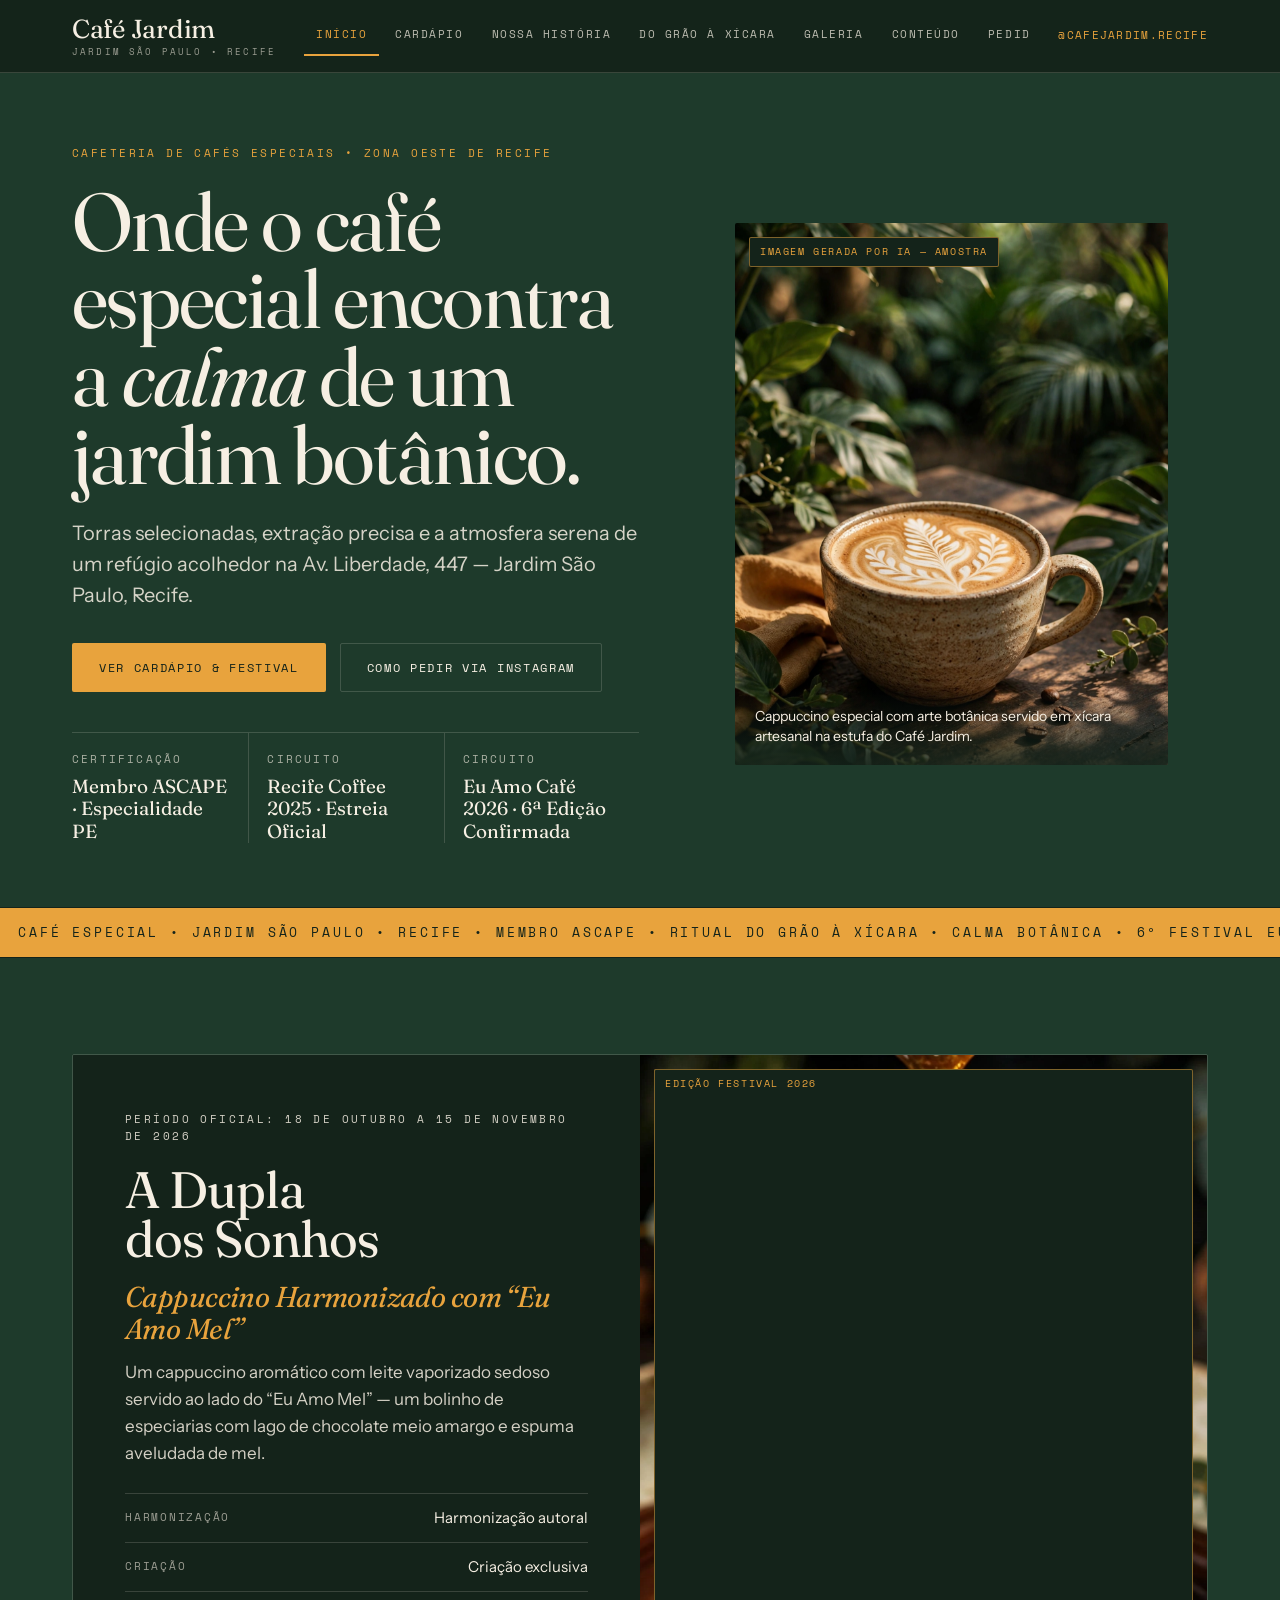
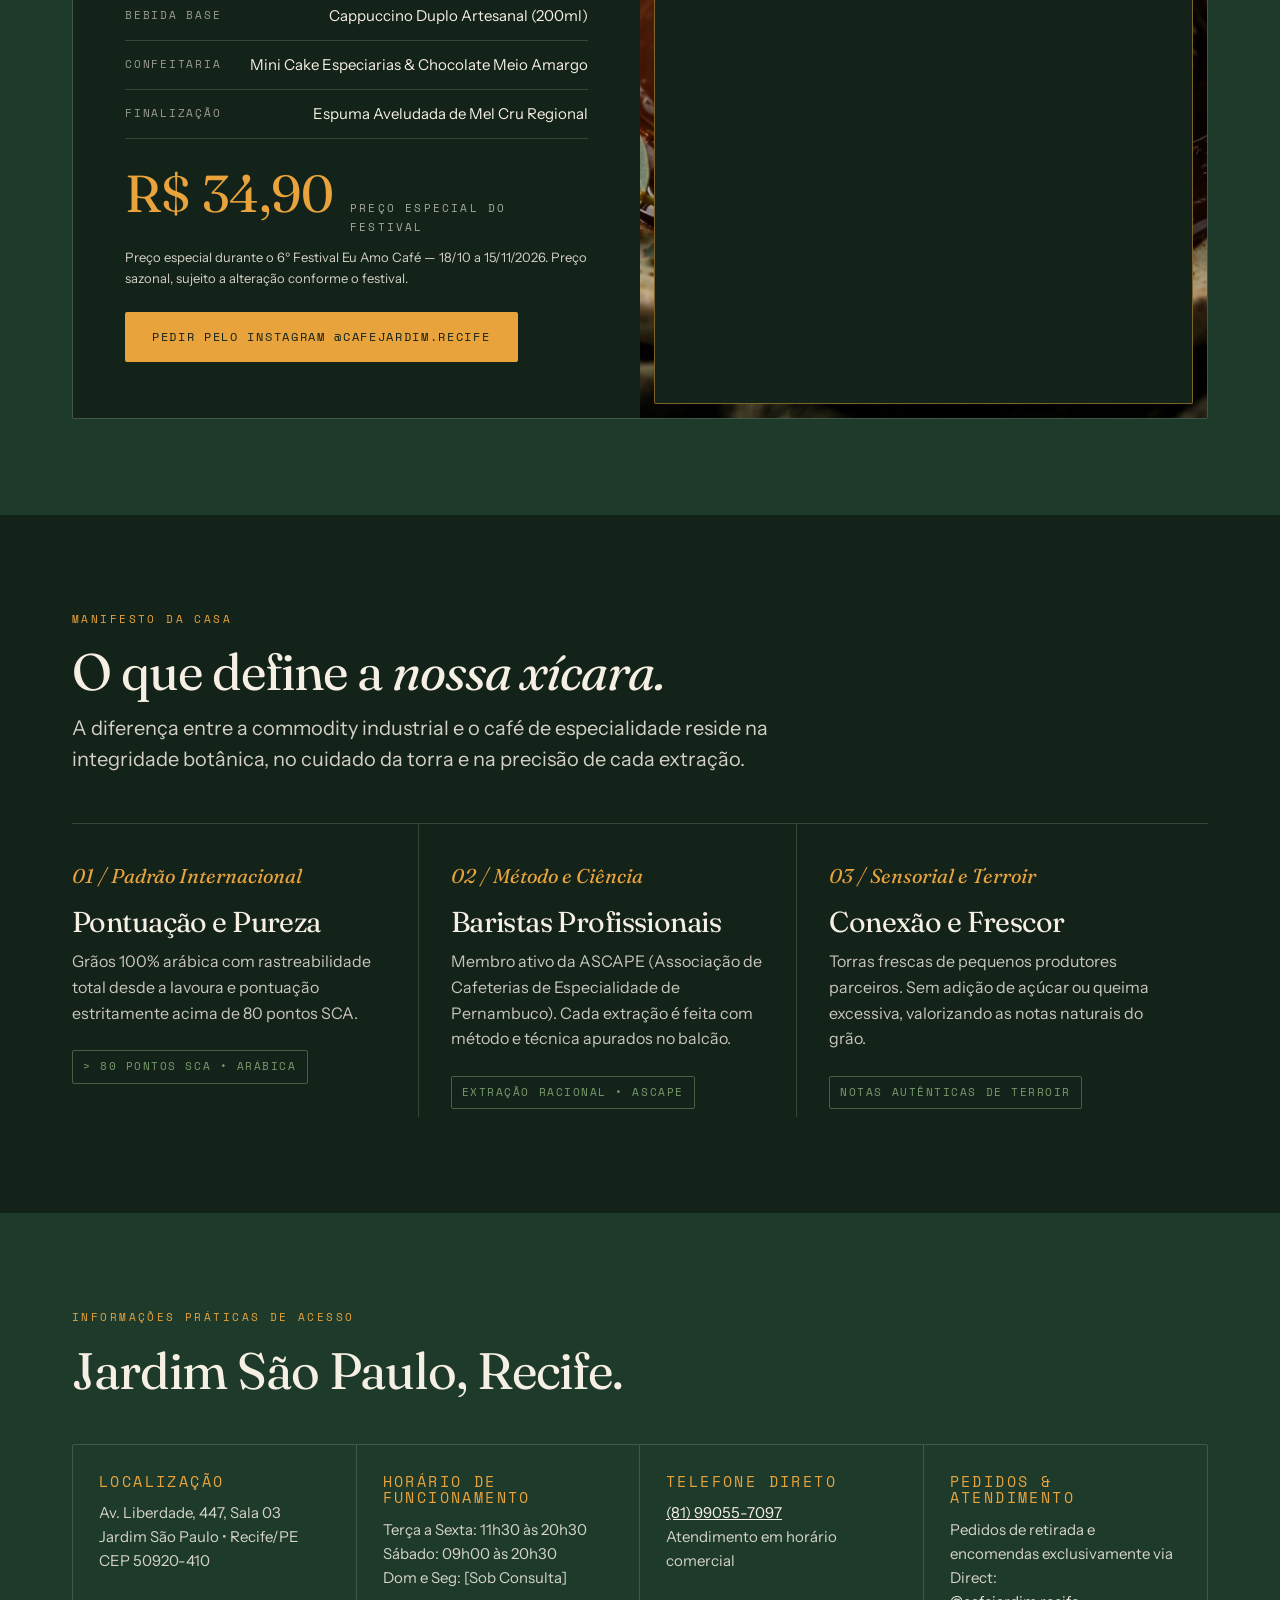
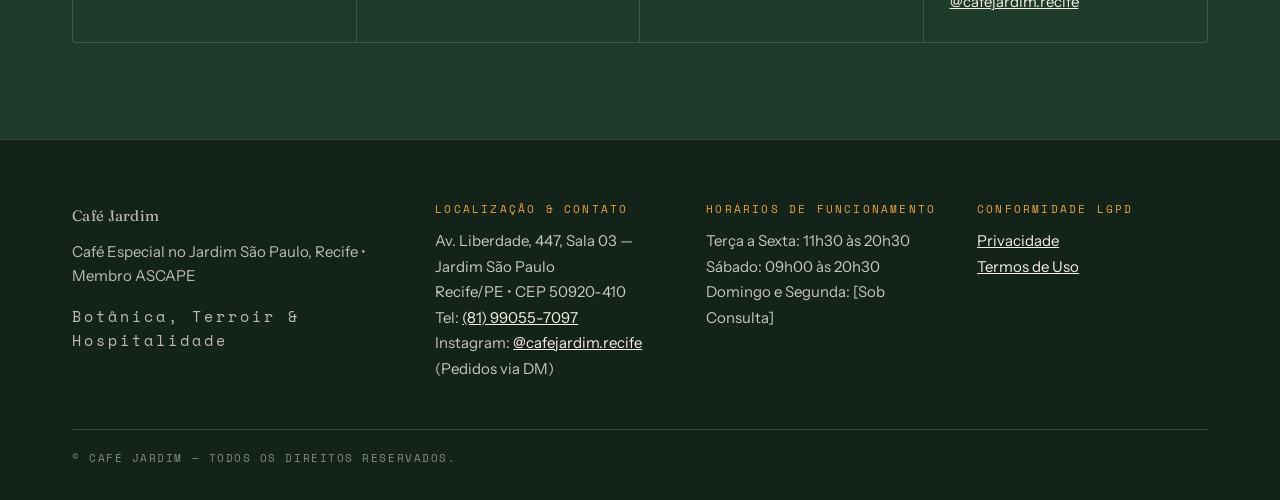
<file: index.html>
<!DOCTYPE html>
<html lang="pt-BR">
<head>
<meta charset="UTF-8">
<meta name="viewport" content="width=device-width, initial-scale=1.0">
<title>Café Jardim — Café especial no Jardim São Paulo, Recife</title>
<meta name="description" content="Café Jardim: cafeteria de cafés especiais no Jardim São Paulo, Recife. Membro ASCAPE, participante do 6º Festival Eu Amo Café 2026. Veja o cardápio e peça pelo Instagram.">
<meta property="og:title" content="Café Jardim — Café especial no Jardim São Paulo, Recife">
<meta property="og:description" content="Onde o café especial encontra a calma de um jardim botânico. Av. Liberdade, 447, Sala 03 — Recife/PE.">
<meta property="og:type" content="website">
<meta property="og:image" content="assets/img/cappuccino.webp">
<link rel="stylesheet" href="assets/css/style.css">
</head>
<body>
<header class="site-header">
  <div class="wrap header-inner">
    <a class="brand" href="index.html"><span class="brand-name" data-biz>Café Jardim</span><span class="brand-sub">JARDIM SÃO PAULO • RECIFE</span></a>
    <nav class="site-nav" aria-label="Navegação principal">
      <a href="index.html" aria-current="page">Início</a>
      <a href="cardapio.html">Cardápio</a>
      <a href="historia.html">Nossa História</a>
      <a href="grao.html">Do Grão à Xícara</a>
      <a href="galeria.html">Galeria</a>
      <a href="conteudo.html">Conteúdo</a>
      <a href="pedidos.html">Pedidos &amp; Visite</a>
    </nav>
    <a class="ig-link" href="https://www.instagram.com/cafejardim.recife" target="_blank" rel="noopener">@CAFEJARDIM.RECIFE</a>
  </div>
</header>

<main>
  <!-- Hero -->
  <section class="hero">
    <div class="wrap hero-grid">
      <div>
        <p class="eyebrow reveal">Cafeteria de cafés especiais • Zona Oeste de Recife</p>
        <h1 class="reveal" data-delay="1">Onde o café especial encontra a <em>calma</em> de um jardim botânico.</h1>
        <p class="lead reveal" data-delay="2">Torras selecionadas, extração precisa e a atmosfera serena de um refúgio acolhedor na Av. Liberdade, 447 — Jardim São Paulo, Recife.</p>
        <div class="hero-ctas reveal" data-delay="3">
          <a class="btn btn--honey" href="cardapio.html">Ver Cardápio &amp; Festival</a>
          <a class="btn btn--ghost" href="pedidos.html">Como Pedir via Instagram</a>
        </div>
        <div class="hero-badges reveal" data-delay="3">
          <div><span class="label">Certificação</span><strong>Membro ASCAPE · Especialidade PE</strong></div>
          <div><span class="label">Circuito</span><strong>Recife Coffee 2025 · Estreia Oficial</strong></div>
          <div><span class="label">Circuito</span><strong>Eu Amo Café 2026 · 6ª Edição Confirmada</strong></div>
        </div>
      </div>
      <figure class="hero-media reveal" data-delay="1">
        <span class="ai-tag">Imagem gerada por IA — amostra</span>
        <img src="assets/img/cappuccino.webp" alt="Cappuccino especial com arte botânica servido em xícara artesanal na estufa do Café Jardim" width="1280" height="1920" fetchpriority="high">
        <figcaption>Cappuccino especial com arte botânica servido em xícara artesanal na estufa do Café Jardim.</figcaption>
      </figure>
    </div>
  </section>

  <!-- Marquee -->
  <div class="marquee" aria-hidden="true">
    <div class="marquee-track">
      <span>Café Especial • Jardim São Paulo • Recife • Membro ASCAPE • Ritual do Grão à Xícara • Calma Botânica • 6º Festival Eu Amo Café 2026 •</span>
      <span>Café Especial • Jardim São Paulo • Recife • Membro ASCAPE • Ritual do Grão à Xícara • Calma Botânica • 6º Festival Eu Amo Café 2026 •</span>
    </div>
  </div>

  <!-- Dupla dos Sonhos -->
  <section class="section">
    <div class="wrap">
      <article class="festival-card reveal">
        <div class="festival-copy">
          <p class="eyebrow">Período oficial: 18 de outubro a 15 de novembro de 2026</p>
          <h2>A Dupla<br>dos Sonhos</h2>
          <h3>Cappuccino Harmonizado com “Eu Amo Mel”</h3>
          <p>Um cappuccino aromático com leite vaporizado sedoso servido ao lado do “Eu Amo Mel” — um bolinho de especiarias com lago de chocolate meio amargo e espuma aveludada de mel.</p>
          <ul class="festival-facts">
            <li><span>Harmonização</span><span>Harmonização autoral</span></li>
            <li><span>Criação</span><span>Criação exclusiva</span></li>
            <li><span>Bebida base</span><span>Cappuccino Duplo Artesanal (200ml)</span></li>
            <li><span>Confeitaria</span><span>Mini Cake Especiarias &amp; Chocolate Meio Amargo</span></li>
            <li><span>Finalização</span><span>Espuma Aveludada de Mel Cru Regional</span></li>
          </ul>
          <div class="festival-price">
            <span class="price">R$ 34,90</span>
            <span class="label">Preço especial do festival</span>
          </div>
          <p class="festival-note">Preço especial durante o 6º Festival Eu Amo Café — 18/10 a 15/11/2026. Preço sazonal, sujeito a alteração conforme o festival.</p>
          <a class="btn btn--honey" href="https://www.instagram.com/cafejardim.recife" target="_blank" rel="noopener">Pedir pelo Instagram @cafejardim.recife</a>
        </div>
        <div class="festival-media">
          <span class="ai-tag">Imagem gerada por IA — amostra</span>
          <img src="assets/img/eu-amo-mel.webp" alt="Sobremesa autoral Eu Amo Mel do 6º Festival Eu Amo Café, com calda de chocolate e mel" width="1920" height="1280" loading="lazy">
          <span class="ai-tag edition">Edição Festival 2026</span>
        </div>
      </article>
    </div>
  </section>

  <!-- Manifesto -->
  <section class="section section--ink">
    <div class="wrap">
      <div class="sec-head reveal">
        <p class="eyebrow">Manifesto da casa</p>
        <h2>O que define a <em>nossa xícara.</em></h2>
        <p class="lead">A diferença entre a commodity industrial e o café de especialidade reside na integridade botânica, no cuidado da torra e na precisão de cada extração.</p>
      </div>
      <div class="pillars">
        <article class="pillar reveal">
          <span class="num">01 / Padrão Internacional</span>
          <h3>Pontuação e Pureza</h3>
          <p>Grãos 100% arábica com rastreabilidade total desde a lavoura e pontuação estritamente acima de 80 pontos SCA.</p>
          <span class="tag">&gt; 80 pontos SCA • Arábica</span>
        </article>
        <article class="pillar reveal" data-delay="1">
          <span class="num">02 / Método e Ciência</span>
          <h3>Baristas Profissionais</h3>
          <p>Membro ativo da ASCAPE (Associação de Cafeterias de Especialidade de Pernambuco). Cada extração é feita com método e técnica apurados no balcão.</p>
          <span class="tag">Extração racional • ASCAPE</span>
        </article>
        <article class="pillar reveal" data-delay="2">
          <span class="num">03 / Sensorial e Terroir</span>
          <h3>Conexão e Frescor</h3>
          <p>Torras frescas de pequenos produtores parceiros. Sem adição de açúcar ou queima excessiva, valorizando as notas naturais do grão.</p>
          <span class="tag">Notas autênticas de terroir</span>
        </article>
      </div>
    </div>
  </section>

  <!-- Visit strip -->
  <section class="section">
    <div class="wrap">
      <div class="sec-head reveal">
        <p class="eyebrow">Informações práticas de acesso</p>
        <h2>Jardim São Paulo, Recife.</h2>
      </div>
      <div class="visit-strip reveal">
        <div class="visit-cell">
          <h3>Localização</h3>
          <p>Av. Liberdade, 447, Sala 03<br>Jardim São Paulo • Recife/PE<br>CEP 50920-410</p>
        </div>
        <div class="visit-cell">
          <h3>Horário de funcionamento</h3>
          <p>Terça a Sexta: 11h30 às 20h30<br>Sábado: 09h00 às 20h30<br>Dom e Seg: [Sob Consulta]</p>
        </div>
        <div class="visit-cell">
          <h3>Telefone direto</h3>
          <p><a href="tel:+5581990557097">(81) 99055-7097</a><br>Atendimento em horário comercial</p>
        </div>
        <div class="visit-cell">
          <h3>Pedidos &amp; atendimento</h3>
          <p>Pedidos de retirada e encomendas exclusivamente via Direct:<br><a href="https://www.instagram.com/cafejardim.recife" target="_blank" rel="noopener">@cafejardim.recife</a></p>
        </div>
      </div>
    </div>
  </section>
</main>

<footer class="site-footer">
  <div class="wrap">
    <div class="foot-grid">
      <div class="foot-brand">
        <p class="foot-logo" data-biz>Café Jardim</p>
        <p>Café Especial no Jardim São Paulo, Recife • Membro ASCAPE</p>
        <p class="foot-tag">Botânica, Terroir &amp; Hospitalidade</p>
      </div>
      <div class="foot-col">
        <h2>Localização &amp; Contato</h2>
        <address>Av. Liberdade, 447, Sala 03 — Jardim São Paulo<br>Recife/PE • CEP 50920-410<br>Tel: <a href="tel:+5581990557097">(81) 99055-7097</a><br>Instagram: <a href="https://www.instagram.com/cafejardim.recife" target="_blank" rel="noopener">@cafejardim.recife</a> (Pedidos via DM)</address>
      </div>
      <div class="foot-col">
        <h2>Horários de Funcionamento</h2>
        <p>Terça a Sexta: 11h30 às 20h30<br>Sábado: 09h00 às 20h30<br>Domingo e Segunda: [Sob Consulta]</p>
      </div>
      <div class="foot-col">
        <h2>Conformidade LGPD</h2>
        <p><a href="privacidade.html">Privacidade</a><br><a href="termos.html">Termos de Uso</a></p>
      </div>
    </div>
    <p class="foot-copy">© Café Jardim — Todos os direitos reservados.</p>
  </div>
</footer>
<script src="assets/js/main.js" defer></script>
</body>
</html>
</file>
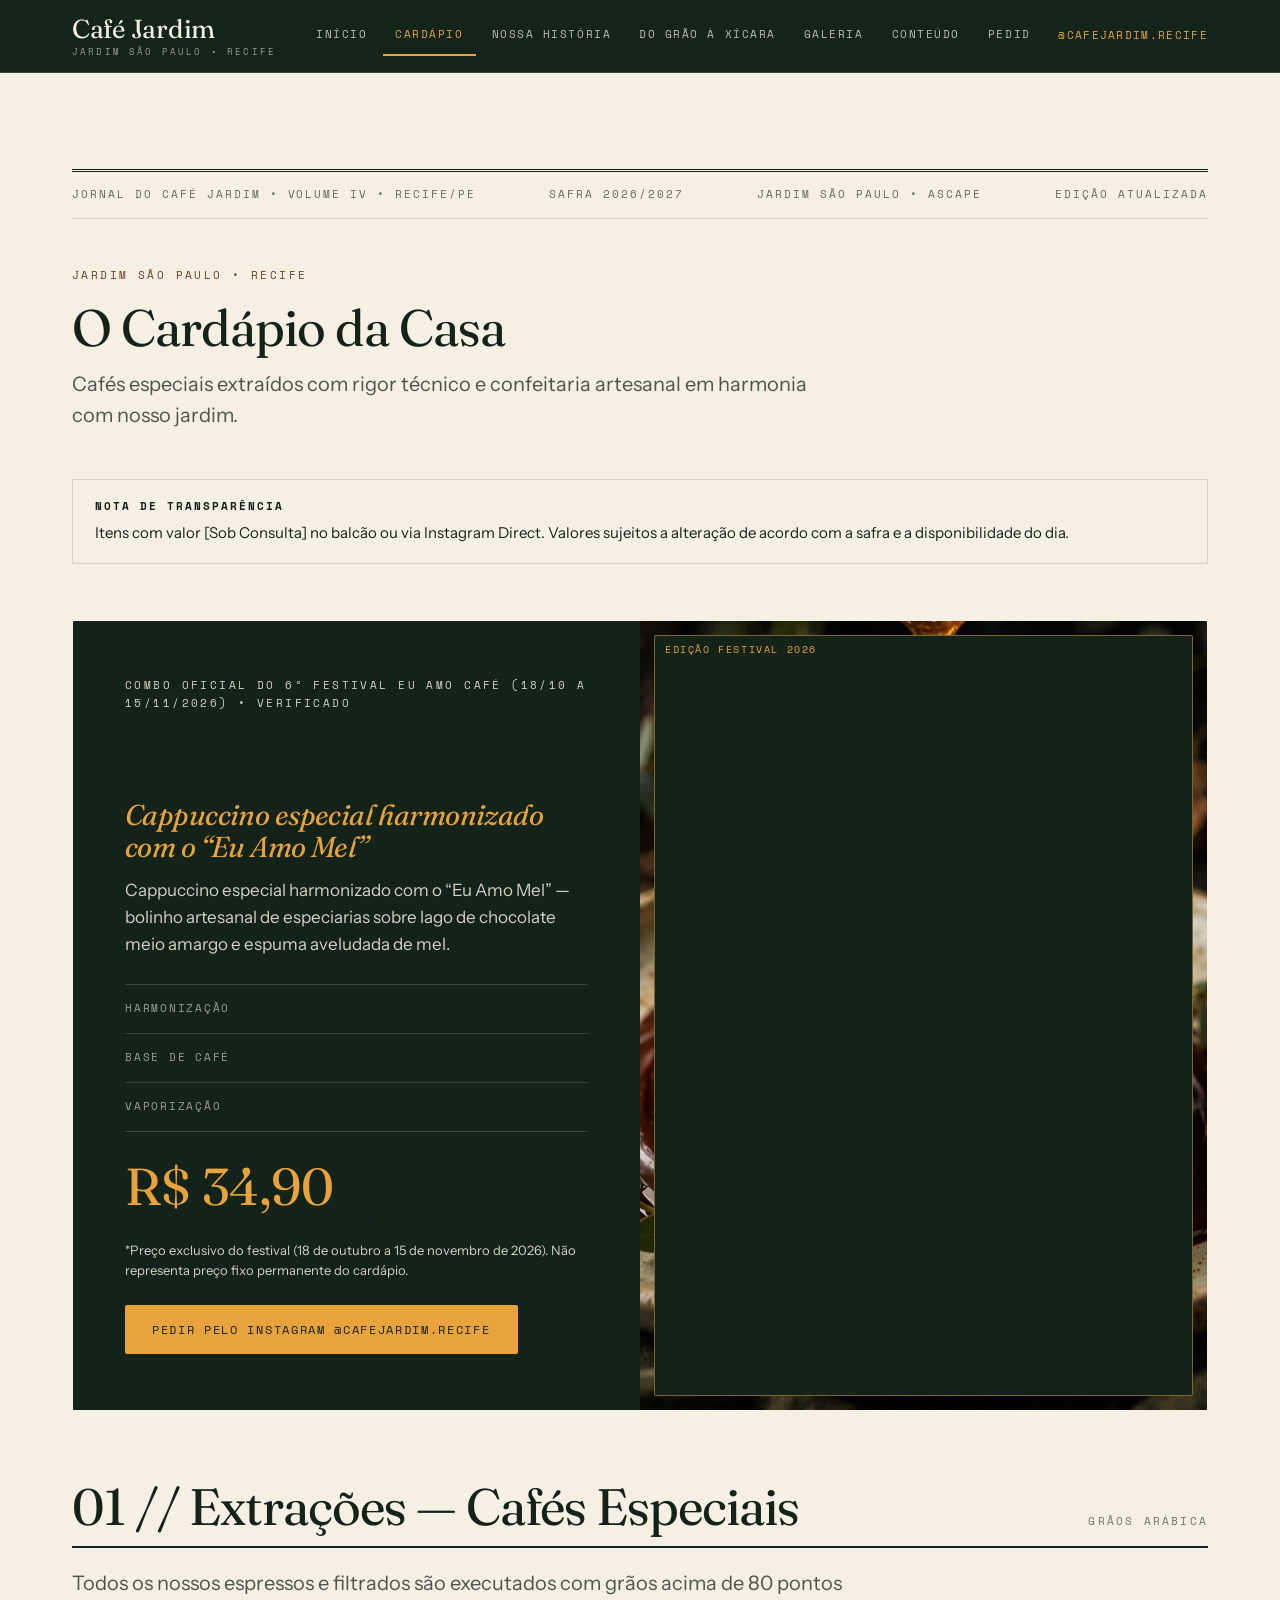
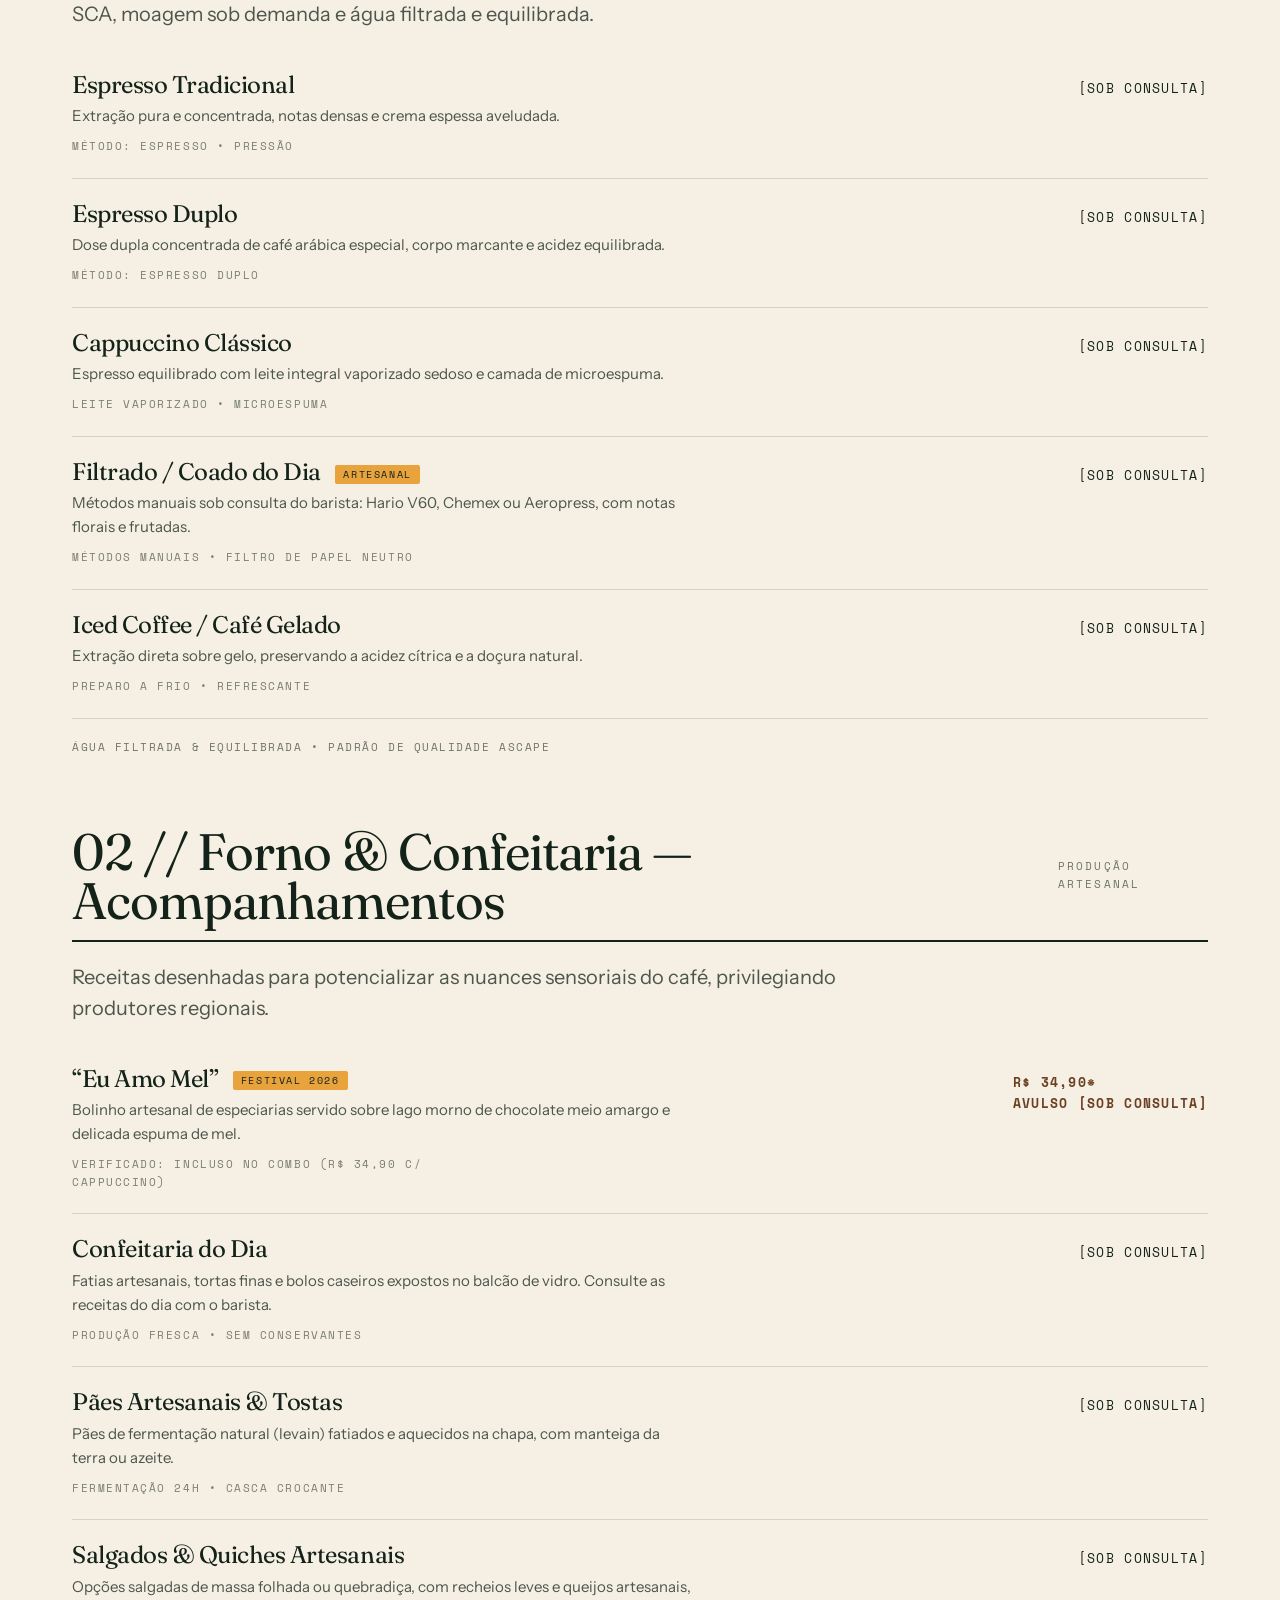
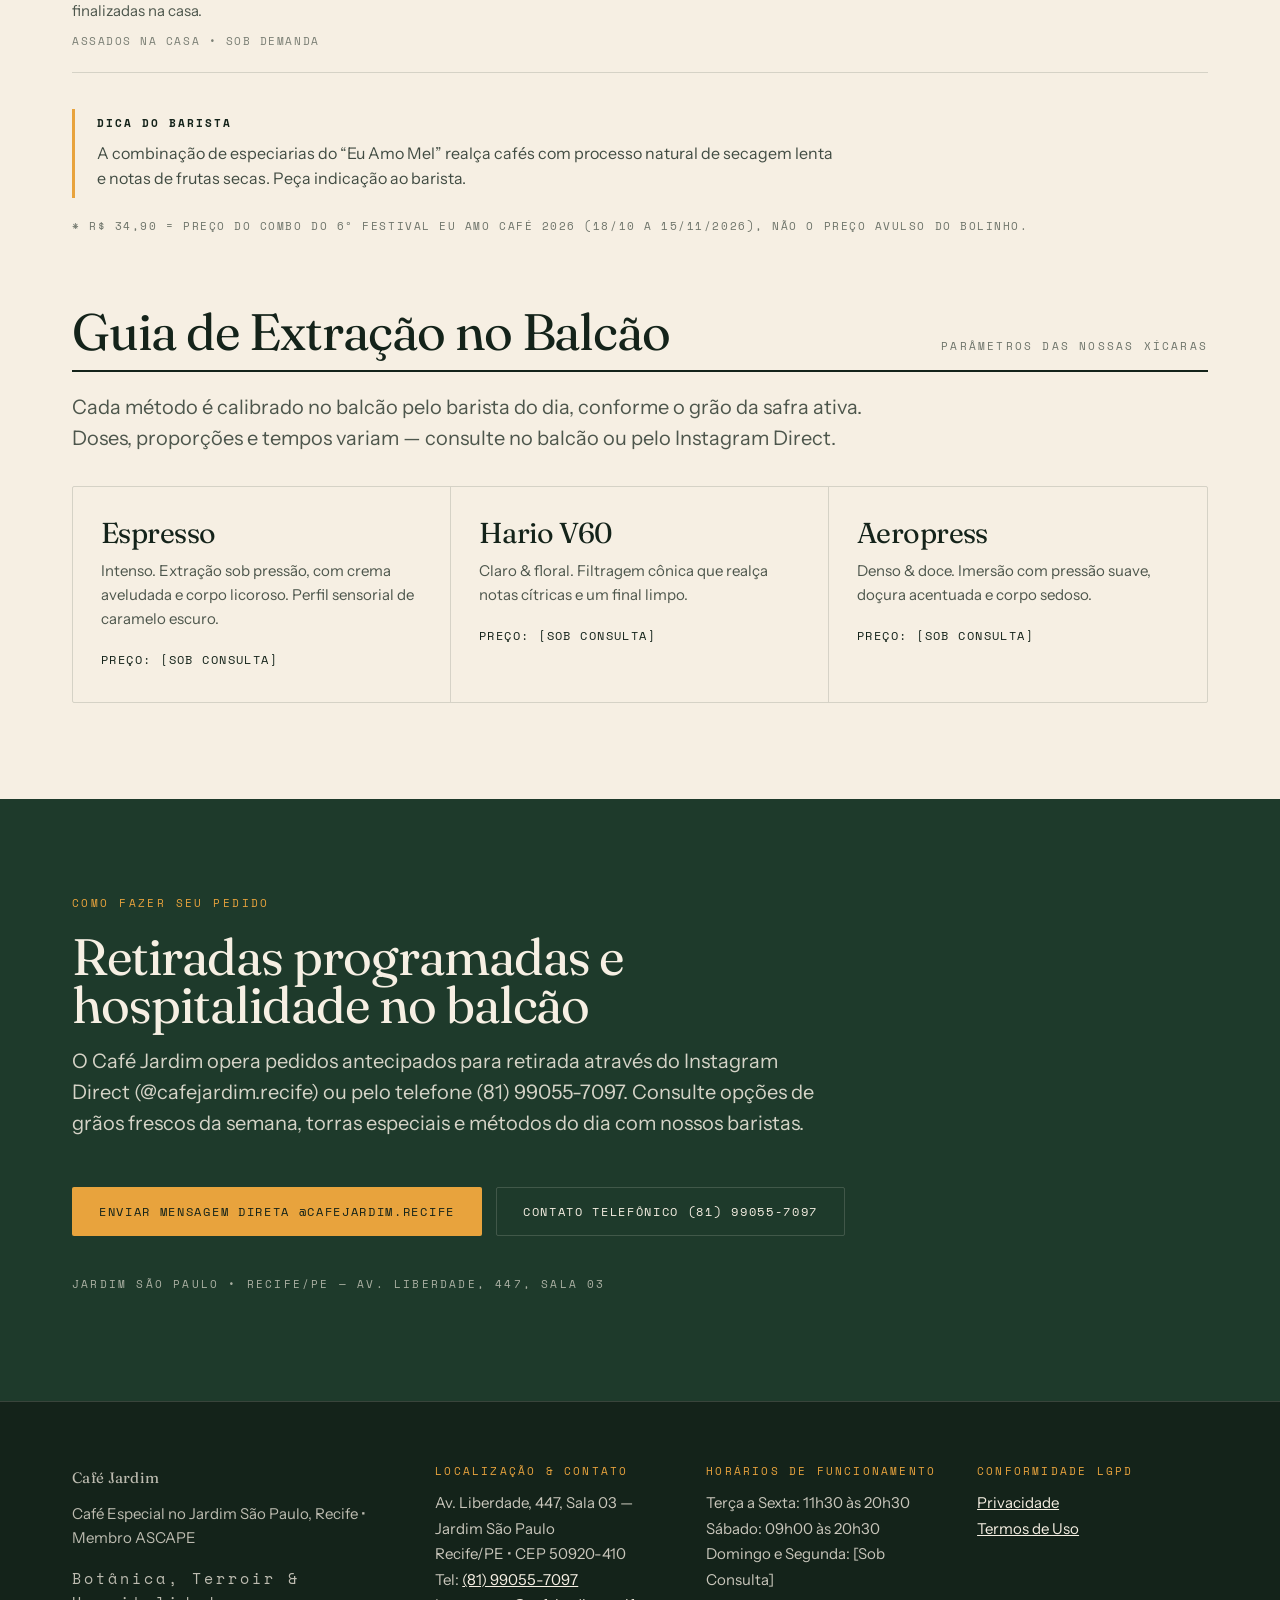
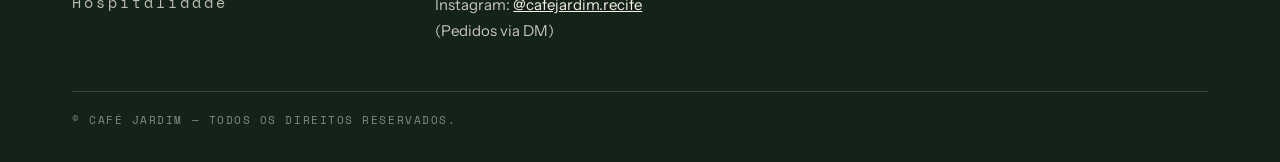
<file: cardapio.html>
<!DOCTYPE html>
<html lang="pt-BR">
<head>
<meta charset="UTF-8">
<meta name="viewport" content="width=device-width, initial-scale=1.0">
<title>Cardápio — Café Jardim, Recife</title>
<meta name="description" content="O cardápio do Café Jardim: cafés especiais, filtrados e confeitaria artesanal no Jardim São Paulo, Recife. Preços sob consulta — e a Dupla dos Sonhos do 6º Festival Eu Amo Café 2026 por R$ 34,90.">
<meta property="og:title" content="Cardápio — Café Jardim, Recife">
<meta property="og:description" content="Cafés especiais extraídos com rigor técnico e confeitaria artesanal em harmonia com nosso jardim.">
<meta property="og:type" content="website">
<meta property="og:image" content="assets/img/cappuccino.webp">
<link rel="stylesheet" href="assets/css/style.css">
</head>
<body>
<header class="site-header">
  <div class="wrap header-inner">
    <a class="brand" href="index.html"><span class="brand-name" data-biz>Café Jardim</span><span class="brand-sub">JARDIM SÃO PAULO • RECIFE</span></a>
    <nav class="site-nav" aria-label="Navegação principal">
      <a href="index.html">Início</a>
      <a href="cardapio.html" aria-current="page">Cardápio</a>
      <a href="historia.html">Nossa História</a>
      <a href="grao.html">Do Grão à Xícara</a>
      <a href="galeria.html">Galeria</a>
      <a href="conteudo.html">Conteúdo</a>
      <a href="pedidos.html">Pedidos &amp; Visite</a>
    </nav>
    <a class="ig-link" href="https://www.instagram.com/cafejardim.recife" target="_blank" rel="noopener">@CAFEJARDIM.RECIFE</a>
  </div>
</header>

<main>
  <section class="section section--cream">
    <div class="wrap">
      <div class="masthead">
        <span>Jornal do Café Jardim • Volume IV • Recife/PE</span>
        <span>Safra 2026/2027</span>
        <span>Jardim São Paulo • ASCAPE</span>
        <span>Edição atualizada</span>
      </div>

      <div class="sec-head reveal" style="margin-top:48px">
        <p class="eyebrow" style="color:var(--roast)">Jardim São Paulo • Recife</p>
        <h2>O Cardápio da Casa</h2>
        <p class="lead">Cafés especiais extraídos com rigor técnico e confeitaria artesanal em harmonia com nosso jardim.</p>
      </div>

      <div class="menu-note reveal">
        <strong>Nota de transparência</strong>
        Itens com valor [Sob Consulta] no balcão ou via Instagram Direct. Valores sujeitos a alteração de acordo com a safra e a disponibilidade do dia.
      </div>

      <!-- Festival combo -->
      <article class="festival-card reveal" style="margin-bottom:72px">
        <div class="festival-copy">
          <p class="eyebrow">Combo oficial do 6º Festival Eu Amo Café (18/10 a 15/11/2026) • Verificado</p>
          <h2>Dupla dos Sonhos</h2>
          <h3>Cappuccino especial harmonizado com o “Eu Amo Mel”</h3>
          <p>Cappuccino especial harmonizado com o “Eu Amo Mel” — bolinho artesanal de especiarias sobre lago de chocolate meio amargo e espuma aveludada de mel.</p>
          <ul class="festival-facts">
            <li><span>Harmonização</span><span>Cacau &amp; Mel</span></li>
            <li><span>Base de café</span><span>Double shot arábica</span></li>
            <li><span>Vaporização</span><span>Microespuma sedosa</span></li>
          </ul>
          <div class="festival-price">
            <span class="price">R$ 34,90</span>
            <span class="label">Investimento no combo</span>
          </div>
          <p class="festival-note">*Preço exclusivo do festival (18 de outubro a 15 de novembro de 2026). Não representa preço fixo permanente do cardápio.</p>
          <a class="btn btn--honey" href="https://www.instagram.com/cafejardim.recife" target="_blank" rel="noopener">Pedir pelo Instagram @cafejardim.recife</a>
        </div>
        <div class="festival-media">
          <span class="ai-tag">Imagem gerada por IA — amostra</span>
          <img src="assets/img/eu-amo-mel.webp" alt="Sobremesa autoral Eu Amo Mel do 6º Festival Eu Amo Café, com calda de chocolate e mel" width="1920" height="1280" loading="lazy">
          <span class="ai-tag edition">Edição Festival 2026</span>
        </div>
      </article>

      <!-- 01 Extrações -->
      <div class="menu-section">
        <div class="menu-section-head">
          <h2>01 // Extrações — Cafés Especiais</h2>
          <span class="label label--dark">Grãos arábica</span>
        </div>
        <p class="lead" style="color:rgba(20,35,26,.75);margin-top:20px">Todos os nossos espressos e filtrados são executados com grãos acima de 80 pontos SCA, moagem sob demanda e água filtrada e equilibrada.</p>
        <ul class="menu-items">
          <li class="menu-item">
            <div>
              <h3>Espresso Tradicional</h3>
              <p>Extração pura e concentrada, notas densas e crema espessa aveludada.</p>
              <p class="spec">Método: espresso • Pressão</p>
            </div>
            <span class="price">[Sob Consulta]</span>
          </li>
          <li class="menu-item">
            <div>
              <h3>Espresso Duplo</h3>
              <p>Dose dupla concentrada de café arábica especial, corpo marcante e acidez equilibrada.</p>
              <p class="spec">Método: espresso duplo</p>
            </div>
            <span class="price">[Sob Consulta]</span>
          </li>
          <li class="menu-item">
            <div>
              <h3>Cappuccino Clássico</h3>
              <p>Espresso equilibrado com leite integral vaporizado sedoso e camada de microespuma.</p>
              <p class="spec">Leite vaporizado • Microespuma</p>
            </div>
            <span class="price">[Sob Consulta]</span>
          </li>
          <li class="menu-item">
            <div>
              <h3>Filtrado / Coado do Dia <span class="menu-tag">Artesanal</span></h3>
              <p>Métodos manuais sob consulta do barista: Hario V60, Chemex ou Aeropress, com notas florais e frutadas.</p>
              <p class="spec">Métodos manuais • Filtro de papel neutro</p>
            </div>
            <span class="price">[Sob Consulta]</span>
          </li>
          <li class="menu-item">
            <div>
              <h3>Iced Coffee / Café Gelado</h3>
              <p>Extração direta sobre gelo, preservando a acidez cítrica e a doçura natural.</p>
              <p class="spec">Preparo a frio • Refrescante</p>
            </div>
            <span class="price">[Sob Consulta]</span>
          </li>
        </ul>
        <p class="menu-footnote">Água filtrada &amp; equilibrada • Padrão de qualidade ASCAPE</p>
      </div>

      <!-- 02 Forno & Confeitaria -->
      <div class="menu-section">
        <div class="menu-section-head">
          <h2>02 // Forno &amp; Confeitaria — Acompanhamentos</h2>
          <span class="label label--dark">Produção artesanal</span>
        </div>
        <p class="lead" style="color:rgba(20,35,26,.75);margin-top:20px">Receitas desenhadas para potencializar as nuances sensoriais do café, privilegiando produtores regionais.</p>
        <ul class="menu-items">
          <li class="menu-item">
            <div>
              <h3>“Eu Amo Mel” <span class="menu-tag">Festival 2026</span></h3>
              <p>Bolinho artesanal de especiarias servido sobre lago morno de chocolate meio amargo e delicada espuma de mel.</p>
              <p class="spec">Verificado: incluso no combo (R$ 34,90 c/ cappuccino)</p>
            </div>
            <span class="price price--honey">R$ 34,90* <br>Avulso [Sob Consulta]</span>
          </li>
          <li class="menu-item">
            <div>
              <h3>Confeitaria do Dia</h3>
              <p>Fatias artesanais, tortas finas e bolos caseiros expostos no balcão de vidro. Consulte as receitas do dia com o barista.</p>
              <p class="spec">Produção fresca • Sem conservantes</p>
            </div>
            <span class="price">[Sob Consulta]</span>
          </li>
          <li class="menu-item">
            <div>
              <h3>Pães Artesanais &amp; Tostas</h3>
              <p>Pães de fermentação natural (levain) fatiados e aquecidos na chapa, com manteiga da terra ou azeite.</p>
              <p class="spec">Fermentação 24h • Casca crocante</p>
            </div>
            <span class="price">[Sob Consulta]</span>
          </li>
          <li class="menu-item">
            <div>
              <h3>Salgados &amp; Quiches Artesanais</h3>
              <p>Opções salgadas de massa folhada ou quebradiça, com recheios leves e queijos artesanais, finalizadas na casa.</p>
              <p class="spec">Assados na casa • Sob demanda</p>
            </div>
            <span class="price">[Sob Consulta]</span>
          </li>
        </ul>
        <div class="barista-tip">
          <strong>Dica do barista</strong>
          <p>A combinação de especiarias do “Eu Amo Mel” realça cafés com processo natural de secagem lenta e notas de frutas secas. Peça indicação ao barista.</p>
        </div>
        <p class="menu-footnote">* R$ 34,90 = preço do combo do 6º Festival Eu Amo Café 2026 (18/10 a 15/11/2026), não o preço avulso do bolinho.</p>
      </div>

      <!-- Guia de extração (genérico, sem números inventados) -->
      <div class="menu-section" style="margin-bottom:0">
        <div class="menu-section-head">
          <h2>Guia de Extração no Balcão</h2>
          <span class="label label--dark">Parâmetros das nossas xícaras</span>
        </div>
        <p class="lead" style="color:rgba(20,35,26,.75);margin-top:20px">Cada método é calibrado no balcão pelo barista do dia, conforme o grão da safra ativa. Doses, proporções e tempos variam — consulte no balcão ou pelo Instagram Direct.</p>
        <div class="guide-grid">
          <div class="guide-cell">
            <h3>Espresso</h3>
            <p>Intenso. Extração sob pressão, com crema aveludada e corpo licoroso. Perfil sensorial de caramelo escuro.</p>
            <span class="price">Preço: [Sob Consulta]</span>
          </div>
          <div class="guide-cell">
            <h3>Hario V60</h3>
            <p>Claro &amp; floral. Filtragem cônica que realça notas cítricas e um final limpo.</p>
            <span class="price">Preço: [Sob Consulta]</span>
          </div>
          <div class="guide-cell">
            <h3>Aeropress</h3>
            <p>Denso &amp; doce. Imersão com pressão suave, doçura acentuada e corpo sedoso.</p>
            <span class="price">Preço: [Sob Consulta]</span>
          </div>
        </div>
      </div>
    </div>
  </section>

  <!-- Como pedir -->
  <section class="section">
    <div class="wrap">
      <div class="sec-head reveal">
        <p class="eyebrow">Como fazer seu pedido</p>
        <h2>Retiradas programadas e hospitalidade no balcão</h2>
        <p class="lead">O Café Jardim opera pedidos antecipados para retirada através do Instagram Direct (@cafejardim.recife) ou pelo telefone (81) 99055-7097. Consulte opções de grãos frescos da semana, torras especiais e métodos do dia com nossos baristas.</p>
      </div>
      <div class="hero-ctas reveal">
        <a class="btn btn--honey" href="https://www.instagram.com/cafejardim.recife" target="_blank" rel="noopener">Enviar mensagem direta @cafejardim.recife</a>
        <a class="btn btn--ghost" href="tel:+5581990557097">Contato telefônico (81) 99055-7097</a>
      </div>
      <p class="label" style="margin-top:32px">Jardim São Paulo • Recife/PE — Av. Liberdade, 447, Sala 03</p>
    </div>
  </section>
</main>

<footer class="site-footer">
  <div class="wrap">
    <div class="foot-grid">
      <div class="foot-brand">
        <p class="foot-logo" data-biz>Café Jardim</p>
        <p>Café Especial no Jardim São Paulo, Recife • Membro ASCAPE</p>
        <p class="foot-tag">Botânica, Terroir &amp; Hospitalidade</p>
      </div>
      <div class="foot-col">
        <h2>Localização &amp; Contato</h2>
        <address>Av. Liberdade, 447, Sala 03 — Jardim São Paulo<br>Recife/PE • CEP 50920-410<br>Tel: <a href="tel:+5581990557097">(81) 99055-7097</a><br>Instagram: <a href="https://www.instagram.com/cafejardim.recife" target="_blank" rel="noopener">@cafejardim.recife</a> (Pedidos via DM)</address>
      </div>
      <div class="foot-col">
        <h2>Horários de Funcionamento</h2>
        <p>Terça a Sexta: 11h30 às 20h30<br>Sábado: 09h00 às 20h30<br>Domingo e Segunda: [Sob Consulta]</p>
      </div>
      <div class="foot-col">
        <h2>Conformidade LGPD</h2>
        <p><a href="privacidade.html">Privacidade</a><br><a href="termos.html">Termos de Uso</a></p>
      </div>
    </div>
    <p class="foot-copy">© Café Jardim — Todos os direitos reservados.</p>
  </div>
</footer>
<script src="assets/js/main.js" defer></script>
</body>
</html>
</file>
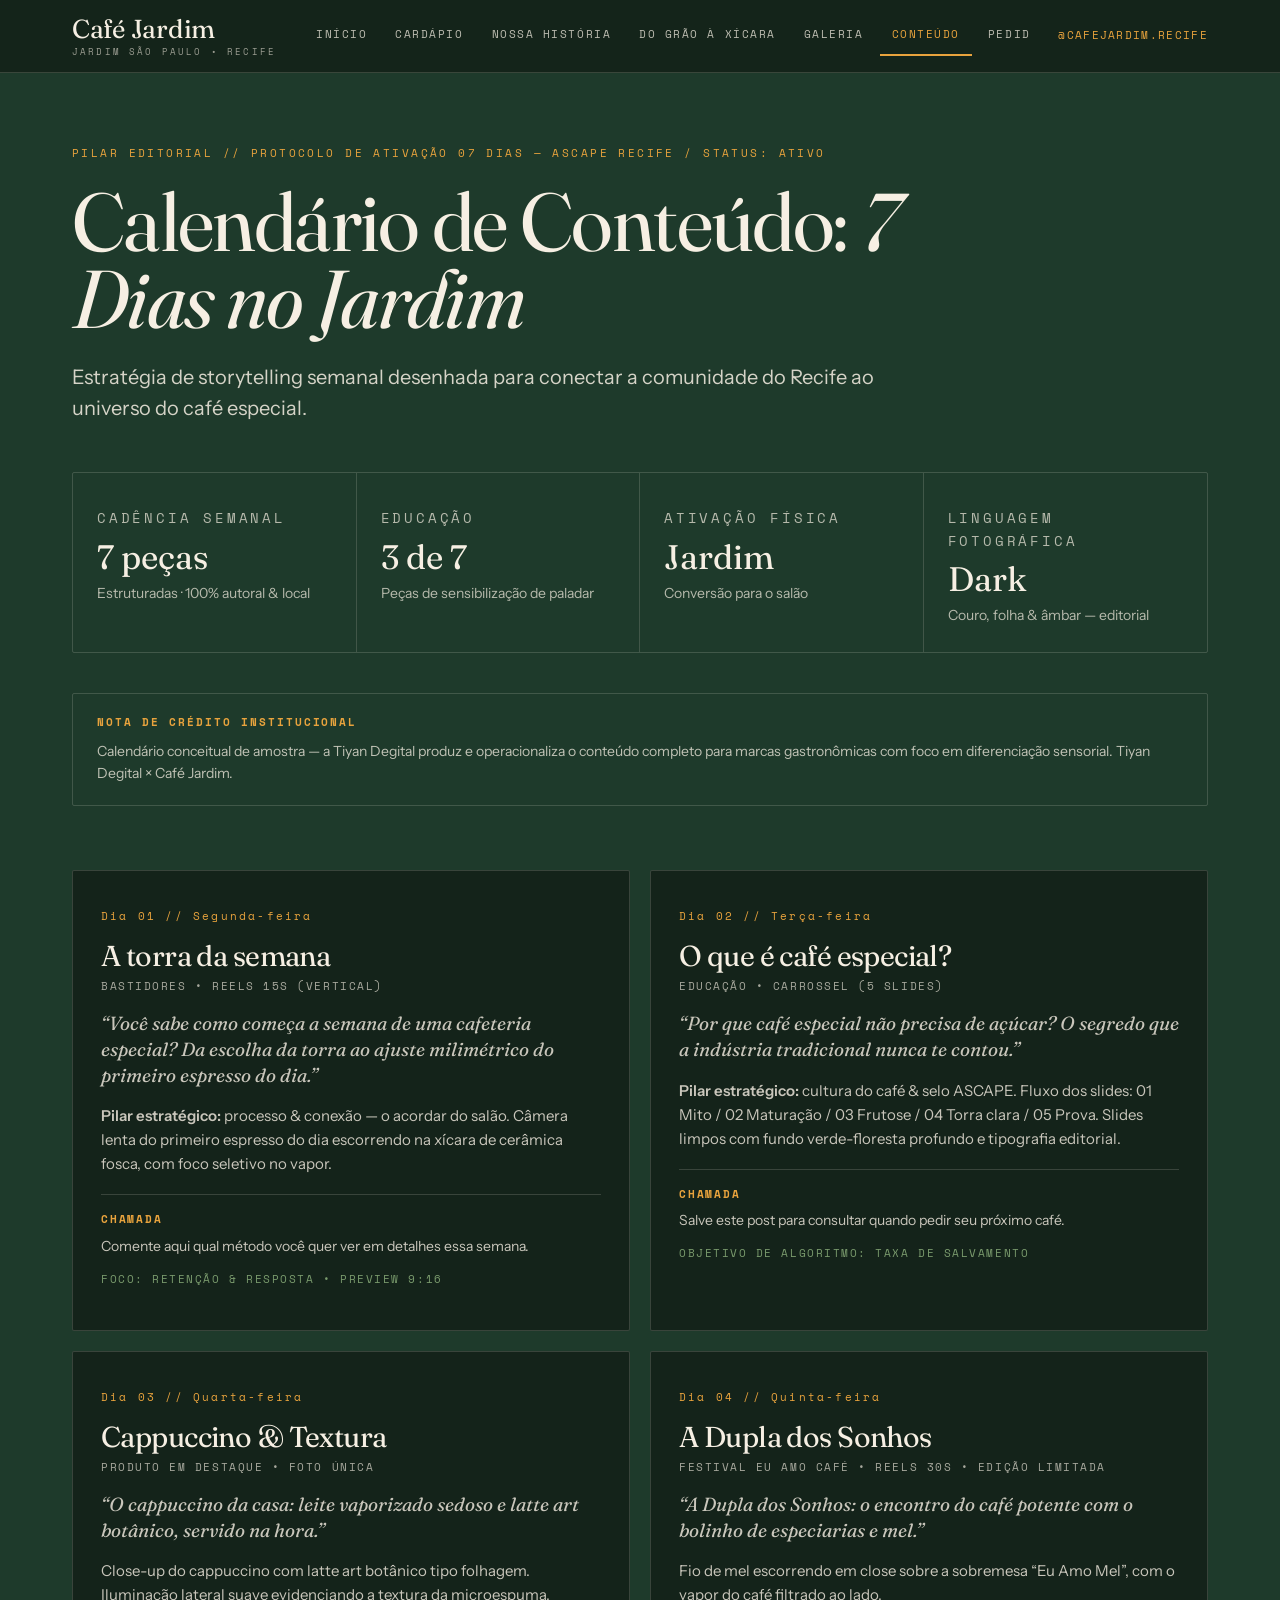
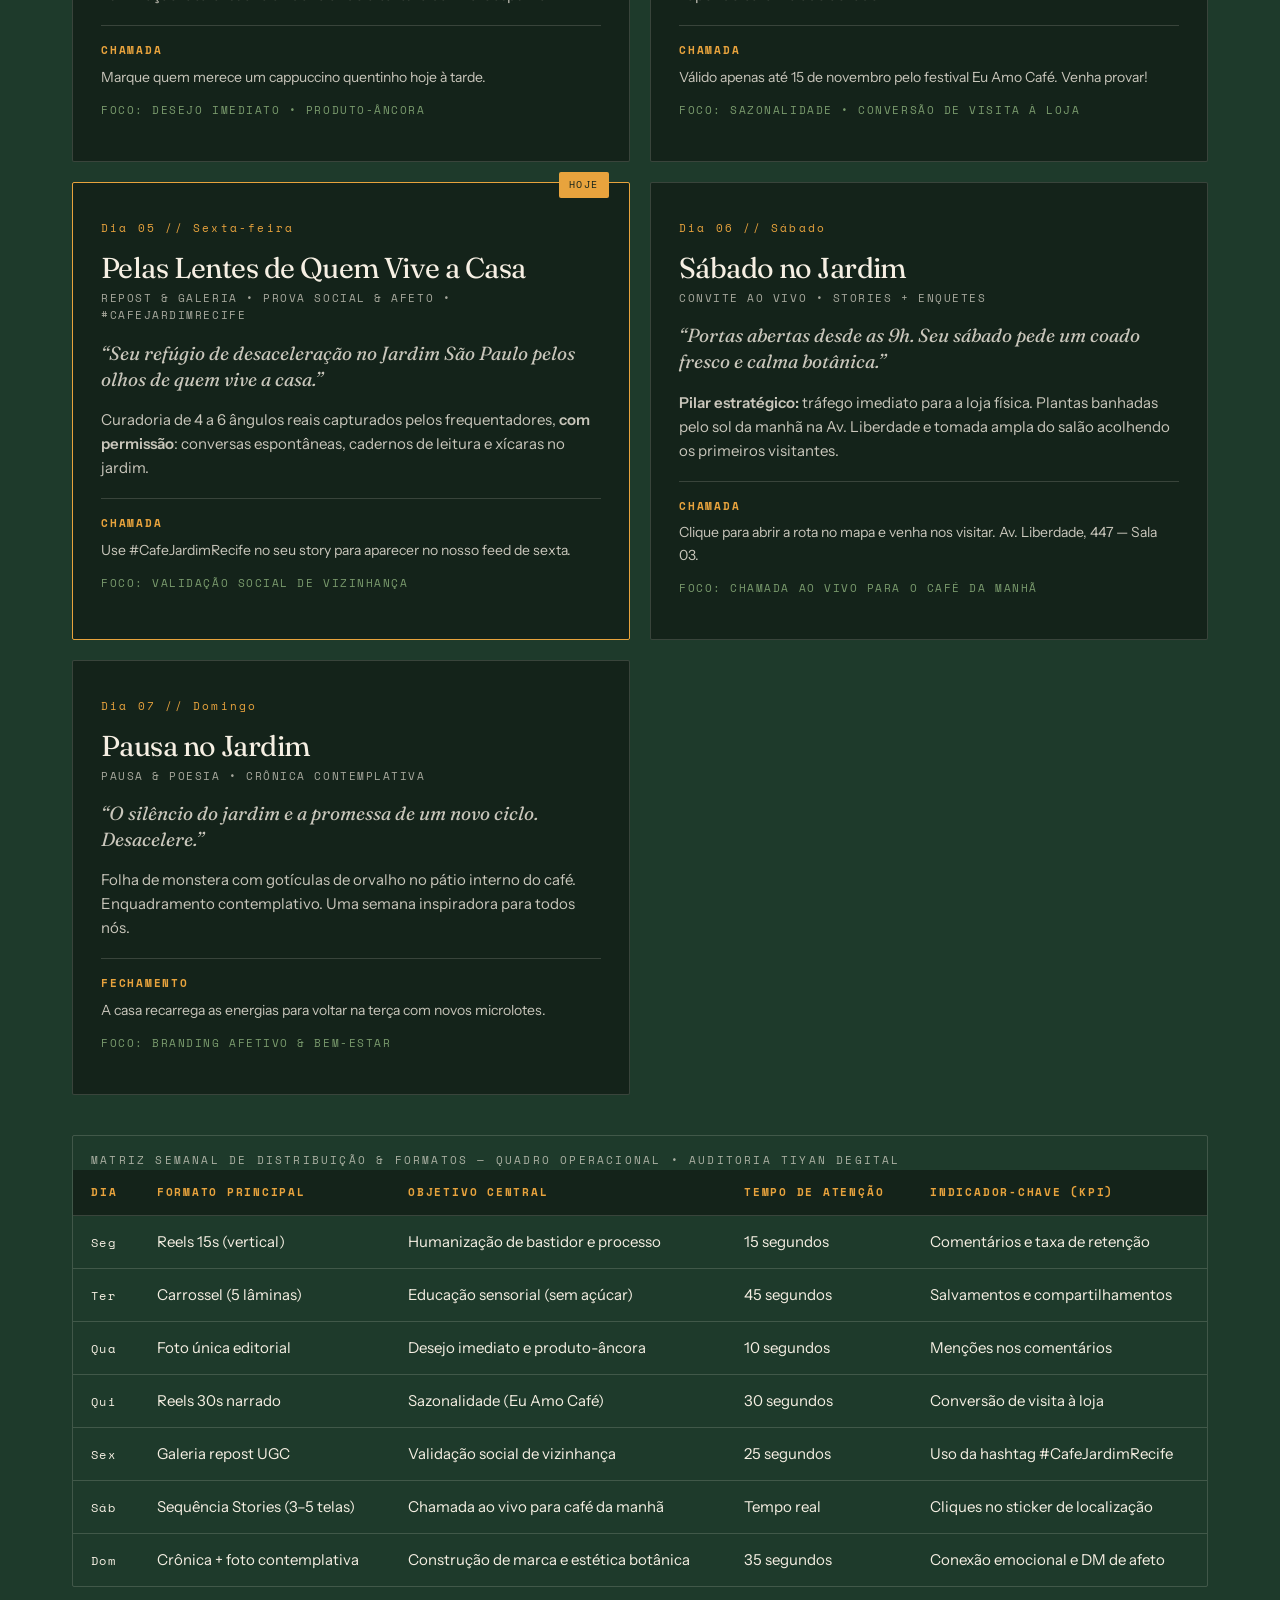
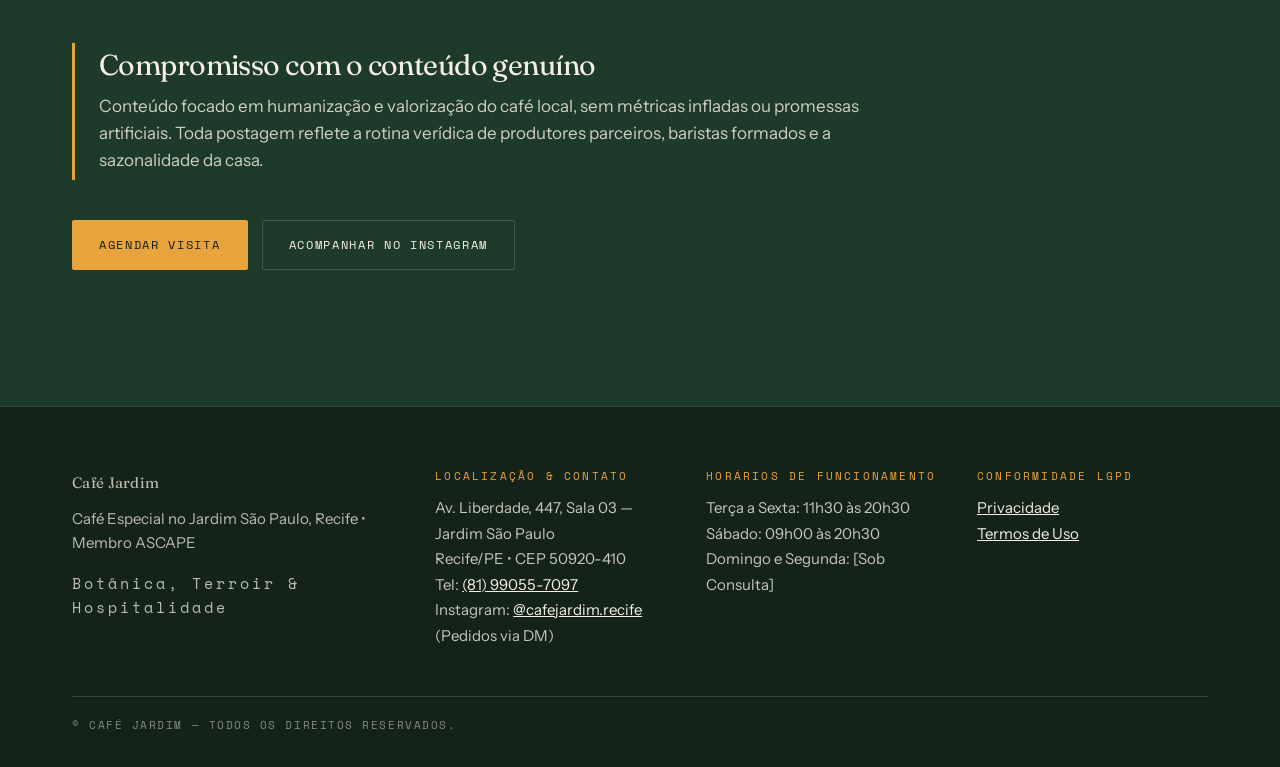
<file: conteudo.html>
<!DOCTYPE html>
<html lang="pt-BR">
<head>
<meta charset="UTF-8">
<meta name="viewport" content="width=device-width, initial-scale=1.0">
<title>Conteúdo — Calendário de 7 Dias — Café Jardim, Recife</title>
<meta name="description" content="Calendário de conteúdo de 7 dias do Café Jardim: bastidores, educação, produto, festival, comunidade, convite e pausa — uma semana de storytelling no Jardim São Paulo.">
<meta property="og:title" content="Conteúdo — Calendário de 7 Dias — Café Jardim, Recife">
<meta property="og:description" content="Calendário de conteúdo: 7 dias no jardim.">
<meta property="og:type" content="website">
<meta property="og:image" content="assets/img/cappuccino.webp">
<link rel="stylesheet" href="assets/css/style.css">
</head>
<body>
<header class="site-header">
  <div class="wrap header-inner">
    <a class="brand" href="index.html"><span class="brand-name" data-biz>Café Jardim</span><span class="brand-sub">JARDIM SÃO PAULO • RECIFE</span></a>
    <nav class="site-nav" aria-label="Navegação principal">
      <a href="index.html">Início</a>
      <a href="cardapio.html">Cardápio</a>
      <a href="historia.html">Nossa História</a>
      <a href="grao.html">Do Grão à Xícara</a>
      <a href="galeria.html">Galeria</a>
      <a href="conteudo.html" aria-current="page">Conteúdo</a>
      <a href="pedidos.html">Pedidos &amp; Visite</a>
    </nav>
    <a class="ig-link" href="https://www.instagram.com/cafejardim.recife" target="_blank" rel="noopener">@CAFEJARDIM.RECIFE</a>
  </div>
</header>

<main>
  <section class="hero">
    <div class="wrap">
      <p class="eyebrow reveal">Pilar editorial // Protocolo de ativação 07 dias — ASCAPE Recife / Status: ativo</p>
      <h1 class="reveal" data-delay="1" style="max-width:18ch">Calendário de Conteúdo: <em>7 Dias no Jardim</em></h1>
      <p class="lead reveal" data-delay="2" style="margin-top:24px">Estratégia de storytelling semanal desenhada para conectar a comunidade do Recife ao universo do café especial.</p>
      <div class="stat-strip reveal" data-delay="3">
        <div class="stat"><span class="label">Cadência semanal</span><strong>7 peças</strong><span>Estruturadas · 100% autoral &amp; local</span></div>
        <div class="stat"><span class="label">Educação</span><strong>3 de 7</strong><span>Peças de sensibilização de paladar</span></div>
        <div class="stat"><span class="label">Ativação física</span><strong>Jardim</strong><span>Conversão para o salão</span></div>
        <div class="stat"><span class="label">Linguagem fotográfica</span><strong>Dark</strong><span>Couro, folha &amp; âmbar — editorial</span></div>
      </div>
      <div class="credit-note reveal">
        <strong>Nota de crédito institucional</strong>
        Calendário conceitual de amostra — a Tiyan Degital produz e operacionaliza o conteúdo completo para marcas gastronômicas com foco em diferenciação sensorial. Tiyan Degital × Café Jardim.
      </div>
    </div>
  </section>

  <section class="section" style="padding-top:0">
    <div class="wrap">
      <div class="day-grid">
        <article class="day-card reveal" data-weekday="1">
          <span class="day-num">Dia 01 // Segunda-feira</span>
          <h3>A torra da semana</h3>
          <p class="format">Bastidores • Reels 15s (vertical)</p>
          <p class="hook">“Você sabe como começa a semana de uma cafeteria especial? Da escolha da torra ao ajuste milimétrico do primeiro espresso do dia.”</p>
          <p><strong>Pilar estratégico:</strong> processo &amp; conexão — o acordar do salão. Câmera lenta do primeiro espresso do dia escorrendo na xícara de cerâmica fosca, com foco seletivo no vapor.</p>
          <p class="cta-line"><strong>Chamada</strong>Comente aqui qual método você quer ver em detalhes essa semana.</p>
          <p class="focus">Foco: retenção &amp; resposta • Preview 9:16</p>
        </article>

        <article class="day-card reveal" data-delay="1" data-weekday="2">
          <span class="day-num">Dia 02 // Terça-feira</span>
          <h3>O que é café especial?</h3>
          <p class="format">Educação • Carrossel (5 slides)</p>
          <p class="hook">“Por que café especial não precisa de açúcar? O segredo que a indústria tradicional nunca te contou.”</p>
          <p><strong>Pilar estratégico:</strong> cultura do café &amp; selo ASCAPE. Fluxo dos slides: 01 Mito / 02 Maturação / 03 Frutose / 04 Torra clara / 05 Prova. Slides limpos com fundo verde-floresta profundo e tipografia editorial.</p>
          <p class="cta-line"><strong>Chamada</strong>Salve este post para consultar quando pedir seu próximo café.</p>
          <p class="focus">Objetivo de algoritmo: taxa de salvamento</p>
        </article>

        <article class="day-card reveal" data-weekday="3">
          <span class="day-num">Dia 03 // Quarta-feira</span>
          <h3>Cappuccino &amp; Textura</h3>
          <p class="format">Produto em destaque • Foto única</p>
          <p class="hook">“O cappuccino da casa: leite vaporizado sedoso e latte art botânico, servido na hora.”</p>
          <p>Close-up do cappuccino com latte art botânico tipo folhagem. Iluminação lateral suave evidenciando a textura da microespuma.</p>
          <p class="cta-line"><strong>Chamada</strong>Marque quem merece um cappuccino quentinho hoje à tarde.</p>
          <p class="focus">Foco: desejo imediato • Produto-âncora</p>
        </article>

        <article class="day-card reveal" data-delay="1" data-weekday="4">
          <span class="day-num">Dia 04 // Quinta-feira</span>
          <h3>A Dupla dos Sonhos</h3>
          <p class="format">Festival Eu Amo Café • Reels 30s • Edição limitada</p>
          <p class="hook">“A Dupla dos Sonhos: o encontro do café potente com o bolinho de especiarias e mel.”</p>
          <p>Fio de mel escorrendo em close sobre a sobremesa “Eu Amo Mel”, com o vapor do café filtrado ao lado.</p>
          <p class="cta-line"><strong>Chamada</strong>Válido apenas até 15 de novembro pelo festival Eu Amo Café. Venha provar!</p>
          <p class="focus">Foco: sazonalidade • Conversão de visita à loja</p>
        </article>

        <article class="day-card reveal" data-weekday="5">
          <span class="day-num">Dia 05 // Sexta-feira</span>
          <h3>Pelas Lentes de Quem Vive a Casa</h3>
          <p class="format">Repost &amp; galeria • Prova social &amp; afeto • #CafeJardimRecife</p>
          <p class="hook">“Seu refúgio de desaceleração no Jardim São Paulo pelos olhos de quem vive a casa.”</p>
          <p>Curadoria de 4 a 6 ângulos reais capturados pelos frequentadores, <strong>com permissão</strong>: conversas espontâneas, cadernos de leitura e xícaras no jardim.</p>
          <p class="cta-line"><strong>Chamada</strong>Use #CafeJardimRecife no seu story para aparecer no nosso feed de sexta.</p>
          <p class="focus">Foco: validação social de vizinhança</p>
        </article>

        <article class="day-card reveal" data-delay="1" data-weekday="6">
          <span class="day-num">Dia 06 // Sábado</span>
          <h3>Sábado no Jardim</h3>
          <p class="format">Convite ao vivo • Stories + enquetes</p>
          <p class="hook">“Portas abertas desde as 9h. Seu sábado pede um coado fresco e calma botânica.”</p>
          <p><strong>Pilar estratégico:</strong> tráfego imediato para a loja física. Plantas banhadas pelo sol da manhã na Av. Liberdade e tomada ampla do salão acolhendo os primeiros visitantes.</p>
          <p class="cta-line"><strong>Chamada</strong>Clique para abrir a rota no mapa e venha nos visitar. Av. Liberdade, 447 — Sala 03.</p>
          <p class="focus">Foco: chamada ao vivo para o café da manhã</p>
        </article>

        <article class="day-card reveal" data-weekday="0">
          <span class="day-num">Dia 07 // Domingo</span>
          <h3>Pausa no Jardim</h3>
          <p class="format">Pausa &amp; poesia • Crônica contemplativa</p>
          <p class="hook">“O silêncio do jardim e a promessa de um novo ciclo. Desacelere.”</p>
          <p>Folha de monstera com gotículas de orvalho no pátio interno do café. Enquadramento contemplativo. Uma semana inspiradora para todos nós.</p>
          <p class="cta-line"><strong>Fechamento</strong>A casa recarrega as energias para voltar na terça com novos microlotes.</p>
          <p class="focus">Foco: branding afetivo &amp; bem-estar</p>
        </article>
      </div>

      <div class="matrix-wrap reveal">
        <table class="matrix">
          <caption class="label" style="text-align:left;padding:16px 18px 0">Matriz semanal de distribuição &amp; formatos — Quadro operacional • Auditoria Tiyan Degital</caption>
          <thead>
            <tr><th>Dia</th><th>Formato principal</th><th>Objetivo central</th><th>Tempo de atenção</th><th>Indicador-chave (KPI)</th></tr>
          </thead>
          <tbody>
            <tr><td>Seg</td><td>Reels 15s (vertical)</td><td>Humanização de bastidor e processo</td><td>15 segundos</td><td>Comentários e taxa de retenção</td></tr>
            <tr><td>Ter</td><td>Carrossel (5 lâminas)</td><td>Educação sensorial (sem açúcar)</td><td>45 segundos</td><td>Salvamentos e compartilhamentos</td></tr>
            <tr><td>Qua</td><td>Foto única editorial</td><td>Desejo imediato e produto-âncora</td><td>10 segundos</td><td>Menções nos comentários</td></tr>
            <tr><td>Qui</td><td>Reels 30s narrado</td><td>Sazonalidade (Eu Amo Café)</td><td>30 segundos</td><td>Conversão de visita à loja</td></tr>
            <tr><td>Sex</td><td>Galeria repost UGC</td><td>Validação social de vizinhança</td><td>25 segundos</td><td>Uso da hashtag #CafeJardimRecife</td></tr>
            <tr><td>Sáb</td><td>Sequência Stories (3–5 telas)</td><td>Chamada ao vivo para café da manhã</td><td>Tempo real</td><td>Cliques no sticker de localização</td></tr>
            <tr><td>Dom</td><td>Crônica + foto contemplativa</td><td>Construção de marca e estética botânica</td><td>35 segundos</td><td>Conexão emocional e DM de afeto</td></tr>
          </tbody>
        </table>
      </div>

      <div class="commitment reveal">
        <h3>Compromisso com o conteúdo genuíno</h3>
        <p>Conteúdo focado em humanização e valorização do café local, sem métricas infladas ou promessas artificiais. Toda postagem reflete a rotina verídica de produtores parceiros, baristas formados e a sazonalidade da casa.</p>
      </div>

      <div class="hero-ctas reveal" style="margin-top:40px">
        <a class="btn btn--honey" href="pedidos.html">Agendar visita</a>
        <a class="btn btn--ghost" href="https://www.instagram.com/cafejardim.recife" target="_blank" rel="noopener">Acompanhar no Instagram</a>
      </div>
    </div>
  </section>
</main>

<footer class="site-footer">
  <div class="wrap">
    <div class="foot-grid">
      <div class="foot-brand">
        <p class="foot-logo" data-biz>Café Jardim</p>
        <p>Café Especial no Jardim São Paulo, Recife • Membro ASCAPE</p>
        <p class="foot-tag">Botânica, Terroir &amp; Hospitalidade</p>
      </div>
      <div class="foot-col">
        <h2>Localização &amp; Contato</h2>
        <address>Av. Liberdade, 447, Sala 03 — Jardim São Paulo<br>Recife/PE • CEP 50920-410<br>Tel: <a href="tel:+5581990557097">(81) 99055-7097</a><br>Instagram: <a href="https://www.instagram.com/cafejardim.recife" target="_blank" rel="noopener">@cafejardim.recife</a> (Pedidos via DM)</address>
      </div>
      <div class="foot-col">
        <h2>Horários de Funcionamento</h2>
        <p>Terça a Sexta: 11h30 às 20h30<br>Sábado: 09h00 às 20h30<br>Domingo e Segunda: [Sob Consulta]</p>
      </div>
      <div class="foot-col">
        <h2>Conformidade LGPD</h2>
        <p><a href="privacidade.html">Privacidade</a><br><a href="termos.html">Termos de Uso</a></p>
      </div>
    </div>
    <p class="foot-copy">© Café Jardim — Todos os direitos reservados.</p>
  </div>
</footer>
<script src="assets/js/main.js" defer></script>
</body>
</html>
</file>
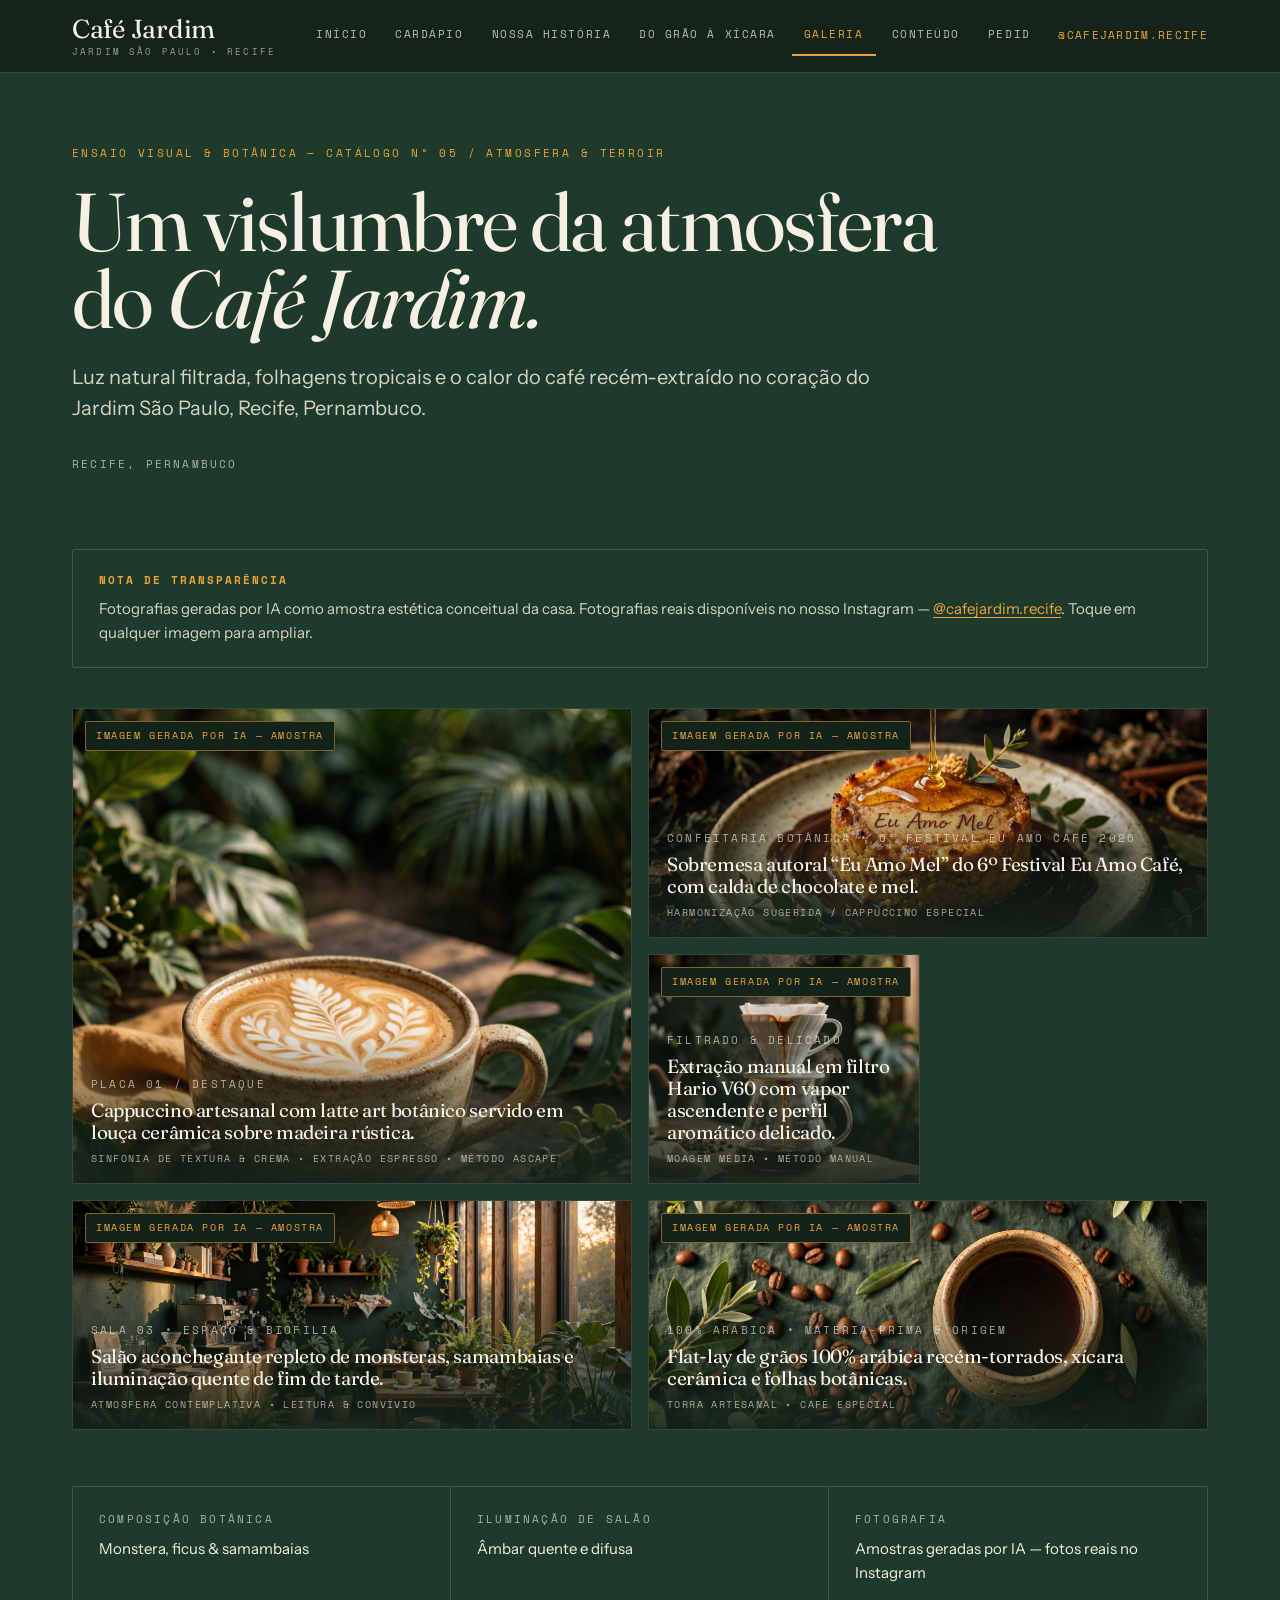
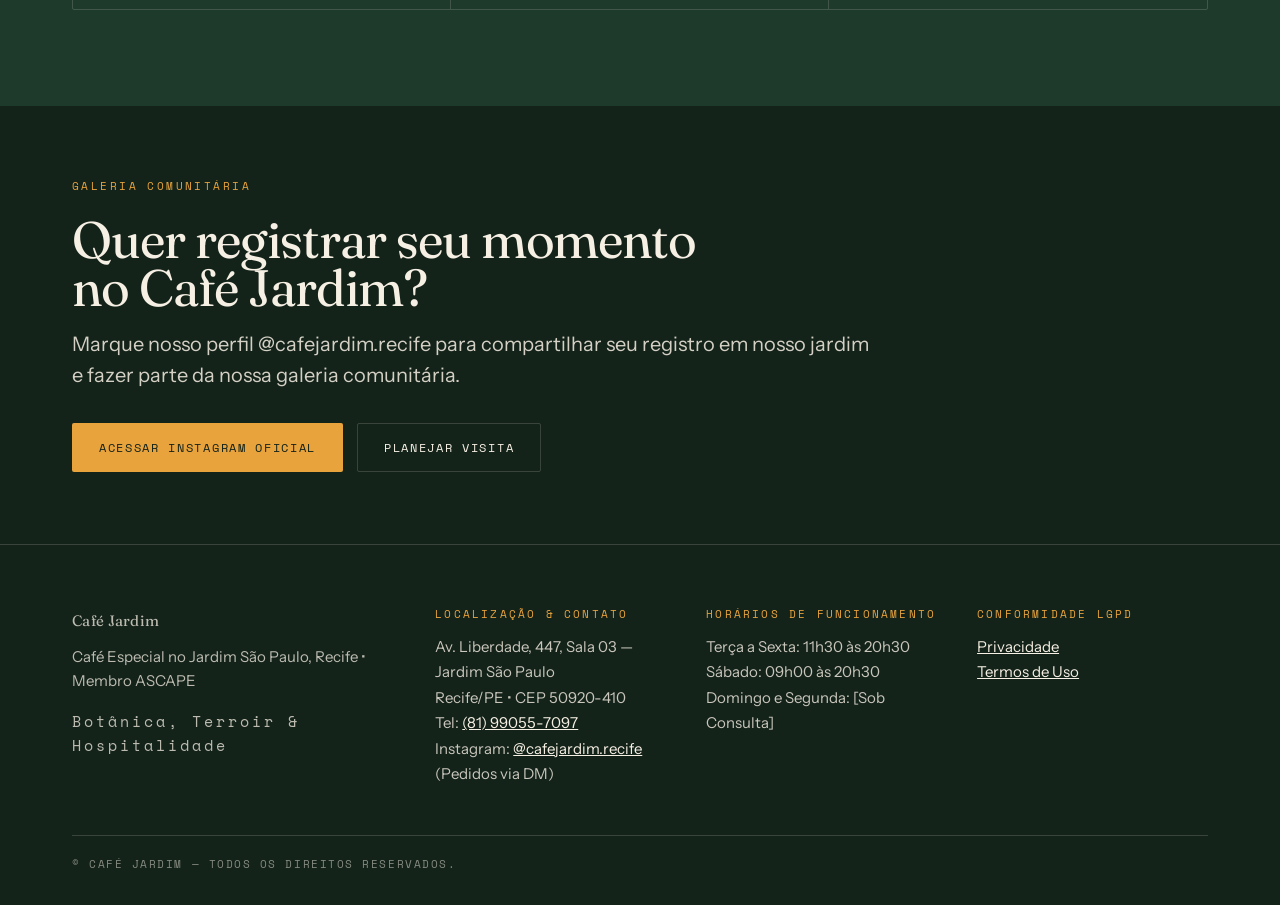
<file: galeria.html>
<!DOCTYPE html>
<html lang="pt-BR">
<head>
<meta charset="UTF-8">
<meta name="viewport" content="width=device-width, initial-scale=1.0">
<title>Galeria — Café Jardim, Recife</title>
<meta name="description" content="Um vislumbre da atmosfera do Café Jardim: cappuccino com latte art botânico, o Eu Amo Mel, o coado V60, o salão e os grãos. Imagens geradas por IA como amostra — fotos reais no Instagram.">
<meta property="og:title" content="Galeria — Café Jardim, Recife">
<meta property="og:description" content="Um vislumbre da atmosfera do Café Jardim.">
<meta property="og:type" content="website">
<meta property="og:image" content="assets/img/interior.webp">
<link rel="stylesheet" href="assets/css/style.css">
</head>
<body>
<header class="site-header">
  <div class="wrap header-inner">
    <a class="brand" href="index.html"><span class="brand-name" data-biz>Café Jardim</span><span class="brand-sub">JARDIM SÃO PAULO • RECIFE</span></a>
    <nav class="site-nav" aria-label="Navegação principal">
      <a href="index.html">Início</a>
      <a href="cardapio.html">Cardápio</a>
      <a href="historia.html">Nossa História</a>
      <a href="grao.html">Do Grão à Xícara</a>
      <a href="galeria.html" aria-current="page">Galeria</a>
      <a href="conteudo.html">Conteúdo</a>
      <a href="pedidos.html">Pedidos &amp; Visite</a>
    </nav>
    <a class="ig-link" href="https://www.instagram.com/cafejardim.recife" target="_blank" rel="noopener">@CAFEJARDIM.RECIFE</a>
  </div>
</header>

<main>
  <section class="hero">
    <div class="wrap">
      <p class="eyebrow reveal">Ensaio visual &amp; botânica — Catálogo nº 05 / Atmosfera &amp; terroir</p>
      <h1 class="reveal" data-delay="1" style="max-width:18ch">Um vislumbre da atmosfera do <em>Café Jardim.</em></h1>
      <p class="lead reveal" data-delay="2" style="margin-top:24px">Luz natural filtrada, folhagens tropicais e o calor do café recém-extraído no coração do Jardim São Paulo, Recife, Pernambuco.</p>
      <p class="label reveal" data-delay="3" style="margin-top:32px">Recife, Pernambuco</p>
    </div>
  </section>

  <section class="section" style="padding-top:0">
    <div class="wrap">
      <div class="transparency reveal">
        <strong>Nota de transparência</strong>
        <p>Fotografias geradas por IA como amostra estética conceitual da casa. Fotografias reais disponíveis no nosso Instagram — <a class="text-link" href="https://www.instagram.com/cafejardim.recife" target="_blank" rel="noopener">@cafejardim.recife</a>. Toque em qualquer imagem para ampliar.</p>
      </div>

      <div class="bento">
        <button type="button" class="bento-item bento-item--big reveal" aria-label="Ampliar: cappuccino artesanal com latte art botânico">
          <span class="ai-tag">Imagem gerada por IA — amostra</span>
          <img src="assets/img/cappuccino.webp" alt="Cappuccino artesanal com latte art botânico servido em louça cerâmica sobre madeira rústica" width="1280" height="1920" loading="lazy">
          <span class="bento-cap">
            <span class="label">Placa 01 / Destaque</span>
            <h2>Cappuccino artesanal com latte art botânico servido em louça cerâmica sobre madeira rústica.</h2>
            <span class="meta">Sinfonia de textura &amp; crema • Extração espresso • Método ASCAPE</span>
          </span>
        </button>
        <button type="button" class="bento-item bento-item--wide reveal" data-delay="1" aria-label="Ampliar: sobremesa Eu Amo Mel">
          <span class="ai-tag">Imagem gerada por IA — amostra</span>
          <img src="assets/img/eu-amo-mel.webp" alt="Sobremesa autoral Eu Amo Mel do 6º Festival Eu Amo Café, com calda de chocolate e mel" width="1920" height="1280" loading="lazy">
          <span class="bento-cap">
            <span class="label">Confeitaria botânica • 6º Festival Eu Amo Café 2026</span>
            <h2>Sobremesa autoral “Eu Amo Mel” do 6º Festival Eu Amo Café, com calda de chocolate e mel.</h2>
            <span class="meta">Harmonização sugerida / Cappuccino especial</span>
          </span>
        </button>
        <button type="button" class="bento-item reveal" data-delay="2" aria-label="Ampliar: extração manual em filtro Hario V60">
          <span class="ai-tag">Imagem gerada por IA — amostra</span>
          <img src="assets/img/v60.webp" alt="Extração manual em filtro Hario V60 com vapor ascendente e perfil aromático delicado" width="1920" height="1280" loading="lazy">
          <span class="bento-cap">
            <span class="label">Filtrado &amp; delicado</span>
            <h2>Extração manual em filtro Hario V60 com vapor ascendente e perfil aromático delicado.</h2>
            <span class="meta">Moagem média • Método manual</span>
          </span>
        </button>
        <button type="button" class="bento-item bento-item--wide reveal" aria-label="Ampliar: salão do Café Jardim com plantas">
          <span class="ai-tag">Imagem gerada por IA — amostra</span>
          <img src="assets/img/interior.webp" alt="Salão aconchegante repleto de monsteras, samambaias e iluminação quente de fim de tarde" width="1920" height="1280" loading="lazy">
          <span class="bento-cap">
            <span class="label">Sala 03 • Espaço &amp; biofilia</span>
            <h2>Salão aconchegante repleto de monsteras, samambaias e iluminação quente de fim de tarde.</h2>
            <span class="meta">Atmosfera contemplativa • Leitura &amp; convívio</span>
          </span>
        </button>
        <button type="button" class="bento-item bento-item--wide reveal" data-delay="1" aria-label="Ampliar: flat-lay de grãos torrados e xícara">
          <span class="ai-tag">Imagem gerada por IA — amostra</span>
          <img src="assets/img/flat-lay.webp" alt="Flat-lay de grãos 100% arábica recém-torrados, xícara cerâmica e folhas botânicas" width="1920" height="1280" loading="lazy">
          <span class="bento-cap">
            <span class="label">100% arábica • Matéria-prima &amp; origem</span>
            <h2>Flat-lay de grãos 100% arábica recém-torrados, xícara cerâmica e folhas botânicas.</h2>
            <span class="meta">Torra artesanal • Café especial</span>
          </span>
        </button>
      </div>

      <div class="bento-strip reveal">
        <div><span class="label">Composição botânica</span><p>Monstera, ficus &amp; samambaias</p></div>
        <div><span class="label">Iluminação de salão</span><p>Âmbar quente e difusa</p></div>
        <div><span class="label">Fotografia</span><p>Amostras geradas por IA — fotos reais no Instagram</p></div>
      </div>
    </div>
  </section>

  <section class="cta-band section--ink">
    <div class="wrap">
      <p class="eyebrow reveal">Galeria comunitária</p>
      <h2 class="reveal" data-delay="1">Quer registrar seu momento no Café Jardim?</h2>
      <p class="lead reveal" data-delay="2">Marque nosso perfil @cafejardim.recife para compartilhar seu registro em nosso jardim e fazer parte da nossa galeria comunitária.</p>
      <div class="hero-ctas reveal" data-delay="3">
        <a class="btn btn--honey" href="https://www.instagram.com/cafejardim.recife" target="_blank" rel="noopener">Acessar Instagram oficial</a>
        <a class="btn btn--ghost" href="pedidos.html">Planejar visita</a>
      </div>
    </div>
  </section>
</main>

<div class="lightbox" id="lightbox" role="dialog" aria-modal="true" aria-label="Imagem ampliada">
  <button type="button" class="lightbox-close">Fechar ×</button>
  <button type="button" class="lightbox-nav lightbox-prev" aria-label="Imagem anterior">← Anterior</button>
  <button type="button" class="lightbox-nav lightbox-next" aria-label="Próxima imagem">Próxima →</button>
  <figure>
    <img src="assets/img/cappuccino.webp" alt="">
    <figcaption></figcaption>
  </figure>
</div>

<footer class="site-footer">
  <div class="wrap">
    <div class="foot-grid">
      <div class="foot-brand">
        <p class="foot-logo" data-biz>Café Jardim</p>
        <p>Café Especial no Jardim São Paulo, Recife • Membro ASCAPE</p>
        <p class="foot-tag">Botânica, Terroir &amp; Hospitalidade</p>
      </div>
      <div class="foot-col">
        <h2>Localização &amp; Contato</h2>
        <address>Av. Liberdade, 447, Sala 03 — Jardim São Paulo<br>Recife/PE • CEP 50920-410<br>Tel: <a href="tel:+5581990557097">(81) 99055-7097</a><br>Instagram: <a href="https://www.instagram.com/cafejardim.recife" target="_blank" rel="noopener">@cafejardim.recife</a> (Pedidos via DM)</address>
      </div>
      <div class="foot-col">
        <h2>Horários de Funcionamento</h2>
        <p>Terça a Sexta: 11h30 às 20h30<br>Sábado: 09h00 às 20h30<br>Domingo e Segunda: [Sob Consulta]</p>
      </div>
      <div class="foot-col">
        <h2>Conformidade LGPD</h2>
        <p><a href="privacidade.html">Privacidade</a><br><a href="termos.html">Termos de Uso</a></p>
      </div>
    </div>
    <p class="foot-copy">© Café Jardim — Todos os direitos reservados.</p>
  </div>
</footer>
<script src="assets/js/main.js" defer></script>
</body>
</html>
</file>
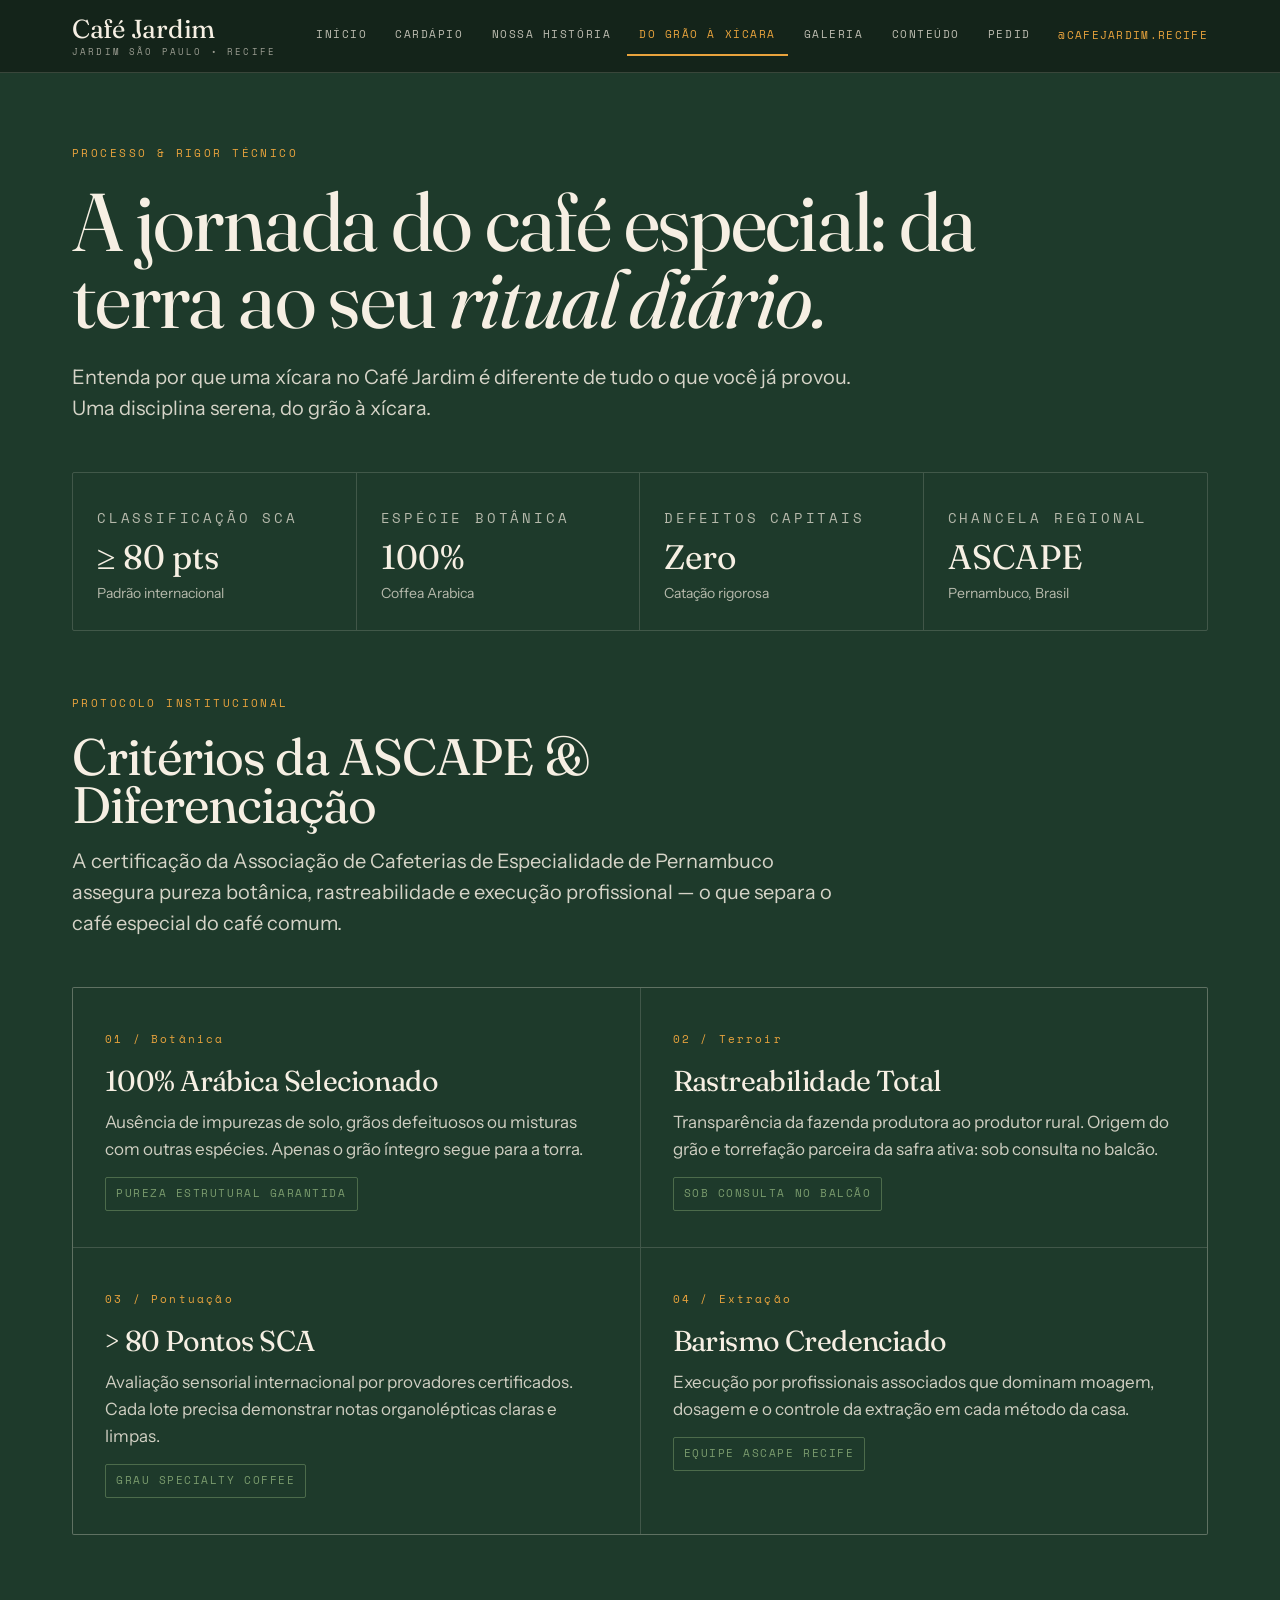
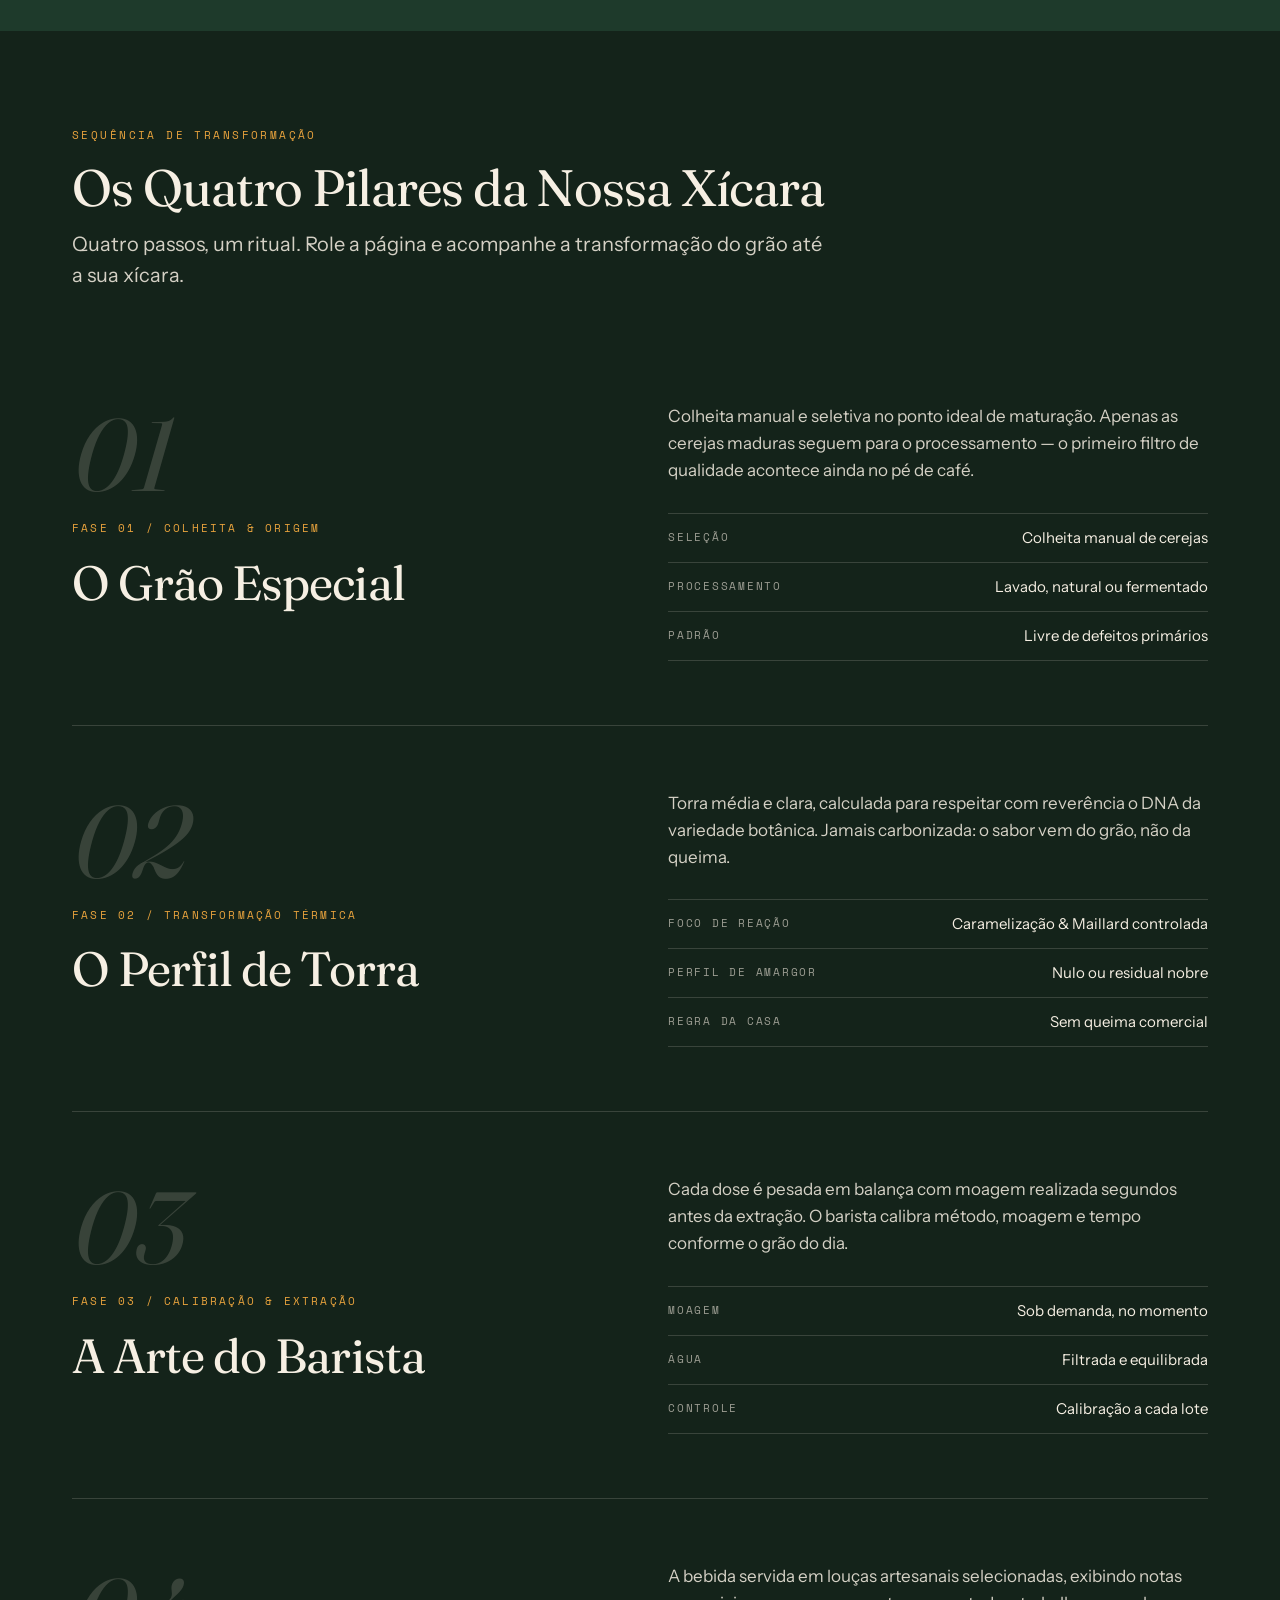
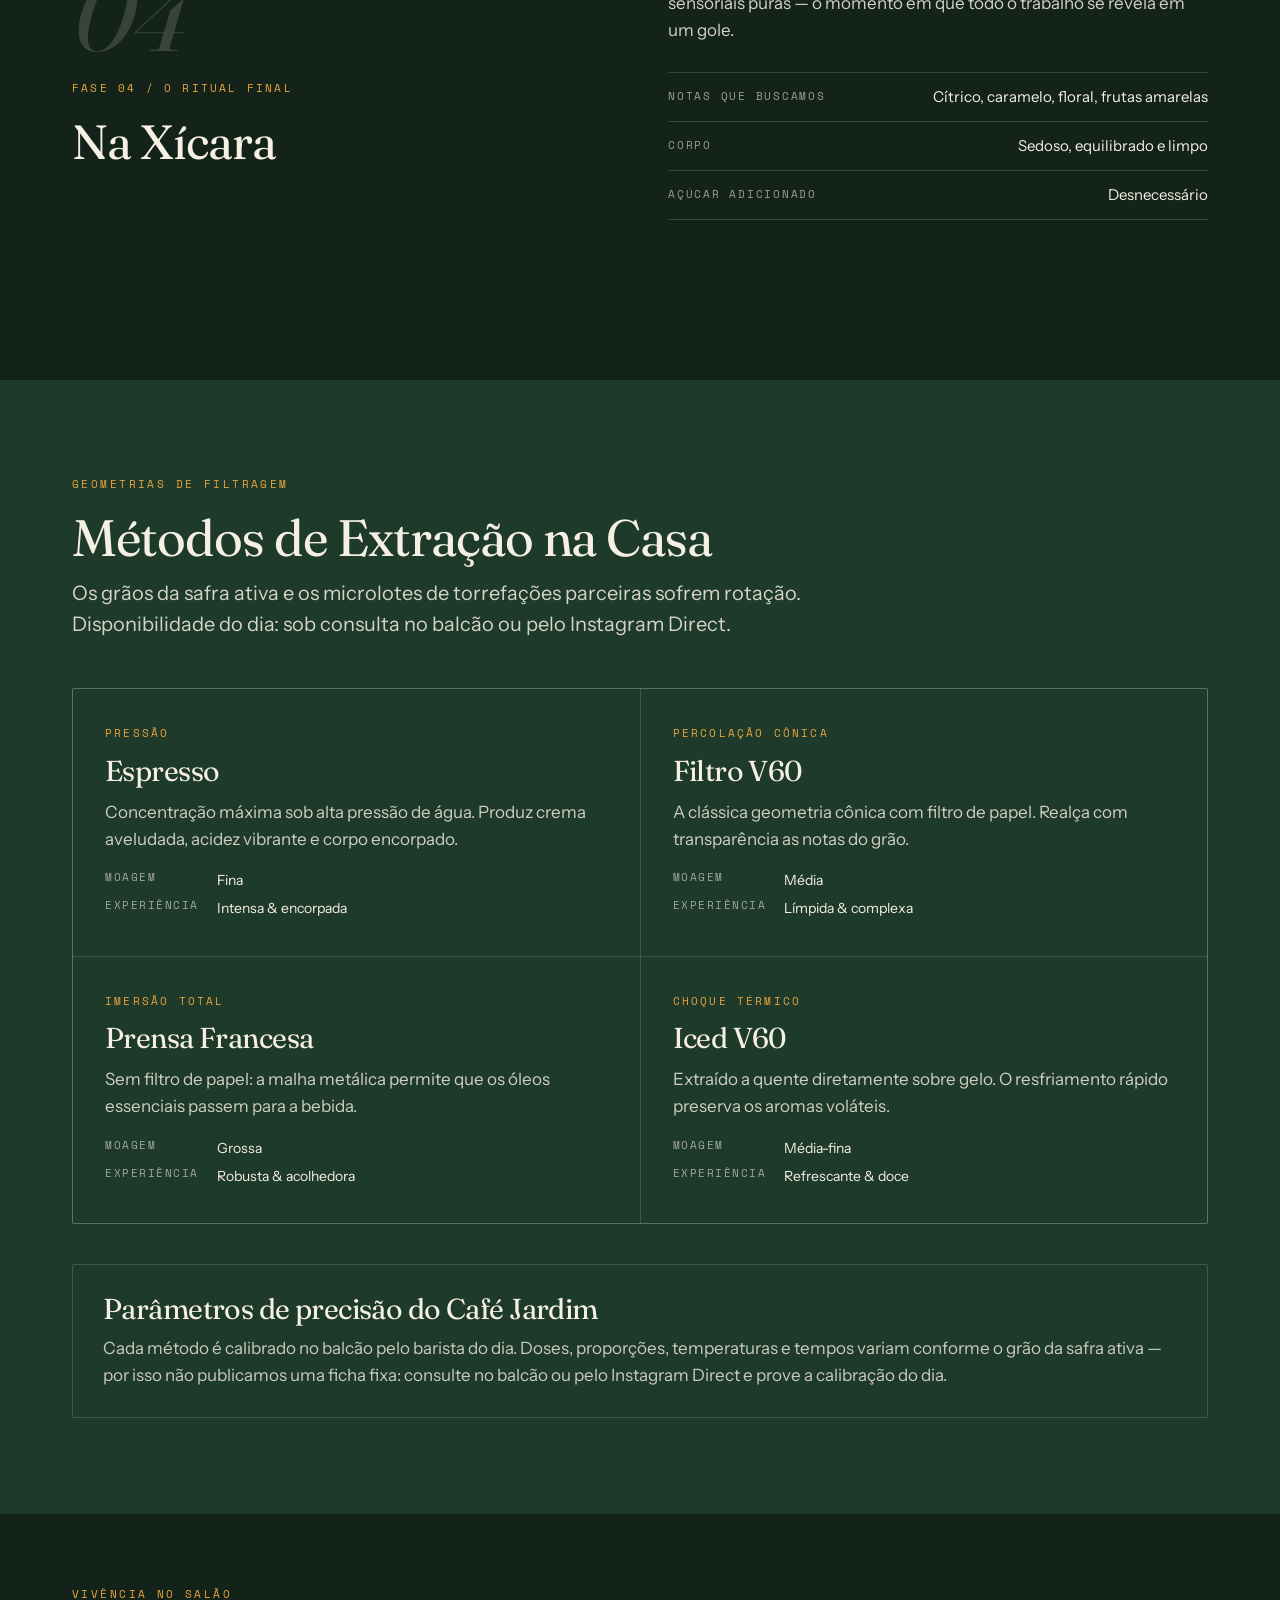
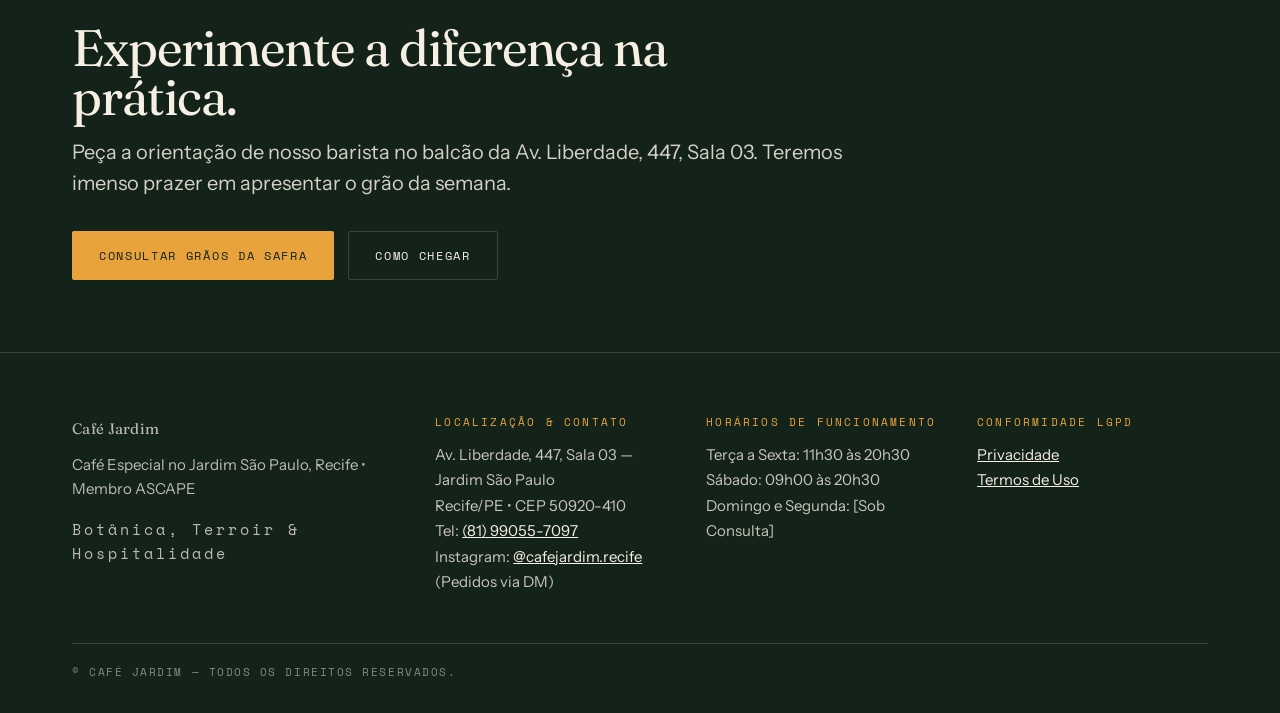
<file: grao.html>
<!DOCTYPE html>
<html lang="pt-BR">
<head>
<meta charset="UTF-8">
<meta name="viewport" content="width=device-width, initial-scale=1.0">
<title>Do Grão à Xícara — Café Jardim, Recife</title>
<meta name="description" content="A jornada do café especial no Café Jardim: do grão à xícara em quatro passos — colheita, torra, barista e o ritual final. Critérios ASCAPE e métodos de extração da casa.">
<meta property="og:title" content="Do Grão à Xícara — Café Jardim, Recife">
<meta property="og:description" content="A jornada do café especial: da terra ao seu ritual diário.">
<meta property="og:type" content="website">
<meta property="og:image" content="assets/img/v60.webp">
<link rel="stylesheet" href="assets/css/style.css">
</head>
<body>
<header class="site-header">
  <div class="wrap header-inner">
    <a class="brand" href="index.html"><span class="brand-name" data-biz>Café Jardim</span><span class="brand-sub">JARDIM SÃO PAULO • RECIFE</span></a>
    <nav class="site-nav" aria-label="Navegação principal">
      <a href="index.html">Início</a>
      <a href="cardapio.html">Cardápio</a>
      <a href="historia.html">Nossa História</a>
      <a href="grao.html" aria-current="page">Do Grão à Xícara</a>
      <a href="galeria.html">Galeria</a>
      <a href="conteudo.html">Conteúdo</a>
      <a href="pedidos.html">Pedidos &amp; Visite</a>
    </nav>
    <a class="ig-link" href="https://www.instagram.com/cafejardim.recife" target="_blank" rel="noopener">@CAFEJARDIM.RECIFE</a>
  </div>
</header>

<main>
  <section class="hero">
    <div class="wrap">
      <p class="eyebrow reveal">Processo &amp; rigor técnico</p>
      <h1 class="reveal" data-delay="1" style="max-width:20ch">A jornada do café especial: da terra ao seu <em>ritual diário.</em></h1>
      <p class="lead reveal" data-delay="2" style="margin-top:24px">Entenda por que uma xícara no Café Jardim é diferente de tudo o que você já provou. Uma disciplina serena, do grão à xícara.</p>
      <div class="stat-strip reveal" data-delay="3">
        <div class="stat"><span class="label">Classificação SCA</span><strong>≥ 80 pts</strong><span>Padrão internacional</span></div>
        <div class="stat"><span class="label">Espécie botânica</span><strong>100%</strong><span>Coffea Arabica</span></div>
        <div class="stat"><span class="label">Defeitos capitais</span><strong>Zero</strong><span>Catação rigorosa</span></div>
        <div class="stat"><span class="label">Chancela regional</span><strong>ASCAPE</strong><span>Pernambuco, Brasil</span></div>
      </div>
    </div>
  </section>

  <!-- Critérios ASCAPE -->
  <section class="section" style="padding-top:0">
    <div class="wrap">
      <div class="sec-head reveal">
        <p class="eyebrow">Protocolo institucional</p>
        <h2>Critérios da ASCAPE &amp; Diferenciação</h2>
        <p class="lead">A certificação da Associação de Cafeterias de Especialidade de Pernambuco assegura pureza botânica, rastreabilidade e execução profissional — o que separa o café especial do café comum.</p>
      </div>
      <div class="criteria">
        <article class="criterion reveal">
          <span class="num">01 / Botânica</span>
          <h3>100% Arábica Selecionado</h3>
          <p>Ausência de impurezas de solo, grãos defeituosos ou misturas com outras espécies. Apenas o grão íntegro segue para a torra.</p>
          <span class="tag">Pureza estrutural garantida</span>
        </article>
        <article class="criterion reveal" data-delay="1">
          <span class="num">02 / Terroir</span>
          <h3>Rastreabilidade Total</h3>
          <p>Transparência da fazenda produtora ao produtor rural. Origem do grão e torrefação parceira da safra ativa: sob consulta no balcão.</p>
          <span class="tag">Sob consulta no balcão</span>
        </article>
        <article class="criterion reveal">
          <span class="num">03 / Pontuação</span>
          <h3>&gt; 80 Pontos SCA</h3>
          <p>Avaliação sensorial internacional por provadores certificados. Cada lote precisa demonstrar notas organolépticas claras e limpas.</p>
          <span class="tag">Grau specialty coffee</span>
        </article>
        <article class="criterion reveal" data-delay="1">
          <span class="num">04 / Extração</span>
          <h3>Barismo Credenciado</h3>
          <p>Execução por profissionais associados que dominam moagem, dosagem e o controle da extração em cada método da casa.</p>
          <span class="tag">Equipe ASCAPE Recife</span>
        </article>
      </div>
    </div>
  </section>

  <!-- 4 passos (sticky) -->
  <section class="section section--ink">
    <div class="wrap">
      <div class="sec-head reveal">
        <p class="eyebrow">Sequência de transformação</p>
        <h2>Os Quatro Pilares da Nossa Xícara</h2>
        <p class="lead">Quatro passos, um ritual. Role a página e acompanhe a transformação do grão até a sua xícara.</p>
      </div>
      <div class="steps">
        <article class="step">
          <div class="step-sticky">
            <span class="big-num">01</span>
            <span class="phase">Fase 01 / Colheita &amp; Origem</span>
            <h3>O Grão Especial</h3>
          </div>
          <div class="step-body">
            <p>Colheita manual e seletiva no ponto ideal de maturação. Apenas as cerejas maduras seguem para o processamento — o primeiro filtro de qualidade acontece ainda no pé de café.</p>
            <ul class="step-facts">
              <li><span>Seleção</span><span>Colheita manual de cerejas</span></li>
              <li><span>Processamento</span><span>Lavado, natural ou fermentado</span></li>
              <li><span>Padrão</span><span>Livre de defeitos primários</span></li>
            </ul>
          </div>
        </article>
        <article class="step">
          <div class="step-sticky">
            <span class="big-num">02</span>
            <span class="phase">Fase 02 / Transformação Térmica</span>
            <h3>O Perfil de Torra</h3>
          </div>
          <div class="step-body">
            <p>Torra média e clara, calculada para respeitar com reverência o DNA da variedade botânica. Jamais carbonizada: o sabor vem do grão, não da queima.</p>
            <ul class="step-facts">
              <li><span>Foco de reação</span><span>Caramelização &amp; Maillard controlada</span></li>
              <li><span>Perfil de amargor</span><span>Nulo ou residual nobre</span></li>
              <li><span>Regra da casa</span><span>Sem queima comercial</span></li>
            </ul>
          </div>
        </article>
        <article class="step">
          <div class="step-sticky">
            <span class="big-num">03</span>
            <span class="phase">Fase 03 / Calibração &amp; Extração</span>
            <h3>A Arte do Barista</h3>
          </div>
          <div class="step-body">
            <p>Cada dose é pesada em balança com moagem realizada segundos antes da extração. O barista calibra método, moagem e tempo conforme o grão do dia.</p>
            <ul class="step-facts">
              <li><span>Moagem</span><span>Sob demanda, no momento</span></li>
              <li><span>Água</span><span>Filtrada e equilibrada</span></li>
              <li><span>Controle</span><span>Calibração a cada lote</span></li>
            </ul>
          </div>
        </article>
        <article class="step">
          <div class="step-sticky">
            <span class="big-num">04</span>
            <span class="phase">Fase 04 / O Ritual Final</span>
            <h3>Na Xícara</h3>
          </div>
          <div class="step-body">
            <p>A bebida servida em louças artesanais selecionadas, exibindo notas sensoriais puras — o momento em que todo o trabalho se revela em um gole.</p>
            <ul class="step-facts">
              <li><span>Notas que buscamos</span><span>Cítrico, caramelo, floral, frutas amarelas</span></li>
              <li><span>Corpo</span><span>Sedoso, equilibrado e limpo</span></li>
              <li><span>Açúcar adicionado</span><span>Desnecessário</span></li>
            </ul>
          </div>
        </article>
      </div>
    </div>
  </section>

  <!-- Métodos -->
  <section class="section">
    <div class="wrap">
      <div class="sec-head reveal">
        <p class="eyebrow">Geometrias de filtragem</p>
        <h2>Métodos de Extração na Casa</h2>
        <p class="lead">Os grãos da safra ativa e os microlotes de torrefações parceiras sofrem rotação. Disponibilidade do dia: sob consulta no balcão ou pelo Instagram Direct.</p>
      </div>
      <div class="methods">
        <article class="method reveal">
          <span class="label">Pressão</span>
          <h3>Espresso</h3>
          <p>Concentração máxima sob alta pressão de água. Produz crema aveludada, acidez vibrante e corpo encorpado.</p>
          <dl><dt>Moagem</dt><dd>Fina</dd><dt>Experiência</dt><dd>Intensa &amp; encorpada</dd></dl>
        </article>
        <article class="method reveal" data-delay="1">
          <span class="label">Percolação cônica</span>
          <h3>Filtro V60</h3>
          <p>A clássica geometria cônica com filtro de papel. Realça com transparência as notas do grão.</p>
          <dl><dt>Moagem</dt><dd>Média</dd><dt>Experiência</dt><dd>Límpida &amp; complexa</dd></dl>
        </article>
        <article class="method reveal">
          <span class="label">Imersão total</span>
          <h3>Prensa Francesa</h3>
          <p>Sem filtro de papel: a malha metálica permite que os óleos essenciais passem para a bebida.</p>
          <dl><dt>Moagem</dt><dd>Grossa</dd><dt>Experiência</dt><dd>Robusta &amp; acolhedora</dd></dl>
        </article>
        <article class="method reveal" data-delay="1">
          <span class="label">Choque térmico</span>
          <h3>Iced V60</h3>
          <p>Extraído a quente diretamente sobre gelo. O resfriamento rápido preserva os aromas voláteis.</p>
          <dl><dt>Moagem</dt><dd>Média-fina</dd><dt>Experiência</dt><dd>Refrescante &amp; doce</dd></dl>
        </article>
      </div>
      <div class="params-note reveal">
        <h3>Parâmetros de precisão do Café Jardim</h3>
        <p>Cada método é calibrado no balcão pelo barista do dia. Doses, proporções, temperaturas e tempos variam conforme o grão da safra ativa — por isso não publicamos uma ficha fixa: consulte no balcão ou pelo Instagram Direct e prove a calibração do dia.</p>
      </div>
    </div>
  </section>

  <section class="cta-band section--ink">
    <div class="wrap">
      <p class="eyebrow reveal">Vivência no salão</p>
      <h2 class="reveal" data-delay="1">Experimente a diferença na prática.</h2>
      <p class="lead reveal" data-delay="2">Peça a orientação de nosso barista no balcão da Av. Liberdade, 447, Sala 03. Teremos imenso prazer em apresentar o grão da semana.</p>
      <div class="hero-ctas reveal" data-delay="3">
        <a class="btn btn--honey" href="pedidos.html">Consultar grãos da safra</a>
        <a class="btn btn--ghost" href="pedidos.html">Como chegar</a>
      </div>
    </div>
  </section>
</main>

<footer class="site-footer">
  <div class="wrap">
    <div class="foot-grid">
      <div class="foot-brand">
        <p class="foot-logo" data-biz>Café Jardim</p>
        <p>Café Especial no Jardim São Paulo, Recife • Membro ASCAPE</p>
        <p class="foot-tag">Botânica, Terroir &amp; Hospitalidade</p>
      </div>
      <div class="foot-col">
        <h2>Localização &amp; Contato</h2>
        <address>Av. Liberdade, 447, Sala 03 — Jardim São Paulo<br>Recife/PE • CEP 50920-410<br>Tel: <a href="tel:+5581990557097">(81) 99055-7097</a><br>Instagram: <a href="https://www.instagram.com/cafejardim.recife" target="_blank" rel="noopener">@cafejardim.recife</a> (Pedidos via DM)</address>
      </div>
      <div class="foot-col">
        <h2>Horários de Funcionamento</h2>
        <p>Terça a Sexta: 11h30 às 20h30<br>Sábado: 09h00 às 20h30<br>Domingo e Segunda: [Sob Consulta]</p>
      </div>
      <div class="foot-col">
        <h2>Conformidade LGPD</h2>
        <p><a href="privacidade.html">Privacidade</a><br><a href="termos.html">Termos de Uso</a></p>
      </div>
    </div>
    <p class="foot-copy">© Café Jardim — Todos os direitos reservados.</p>
  </div>
</footer>
<script src="assets/js/main.js" defer></script>
</body>
</html>
</file>
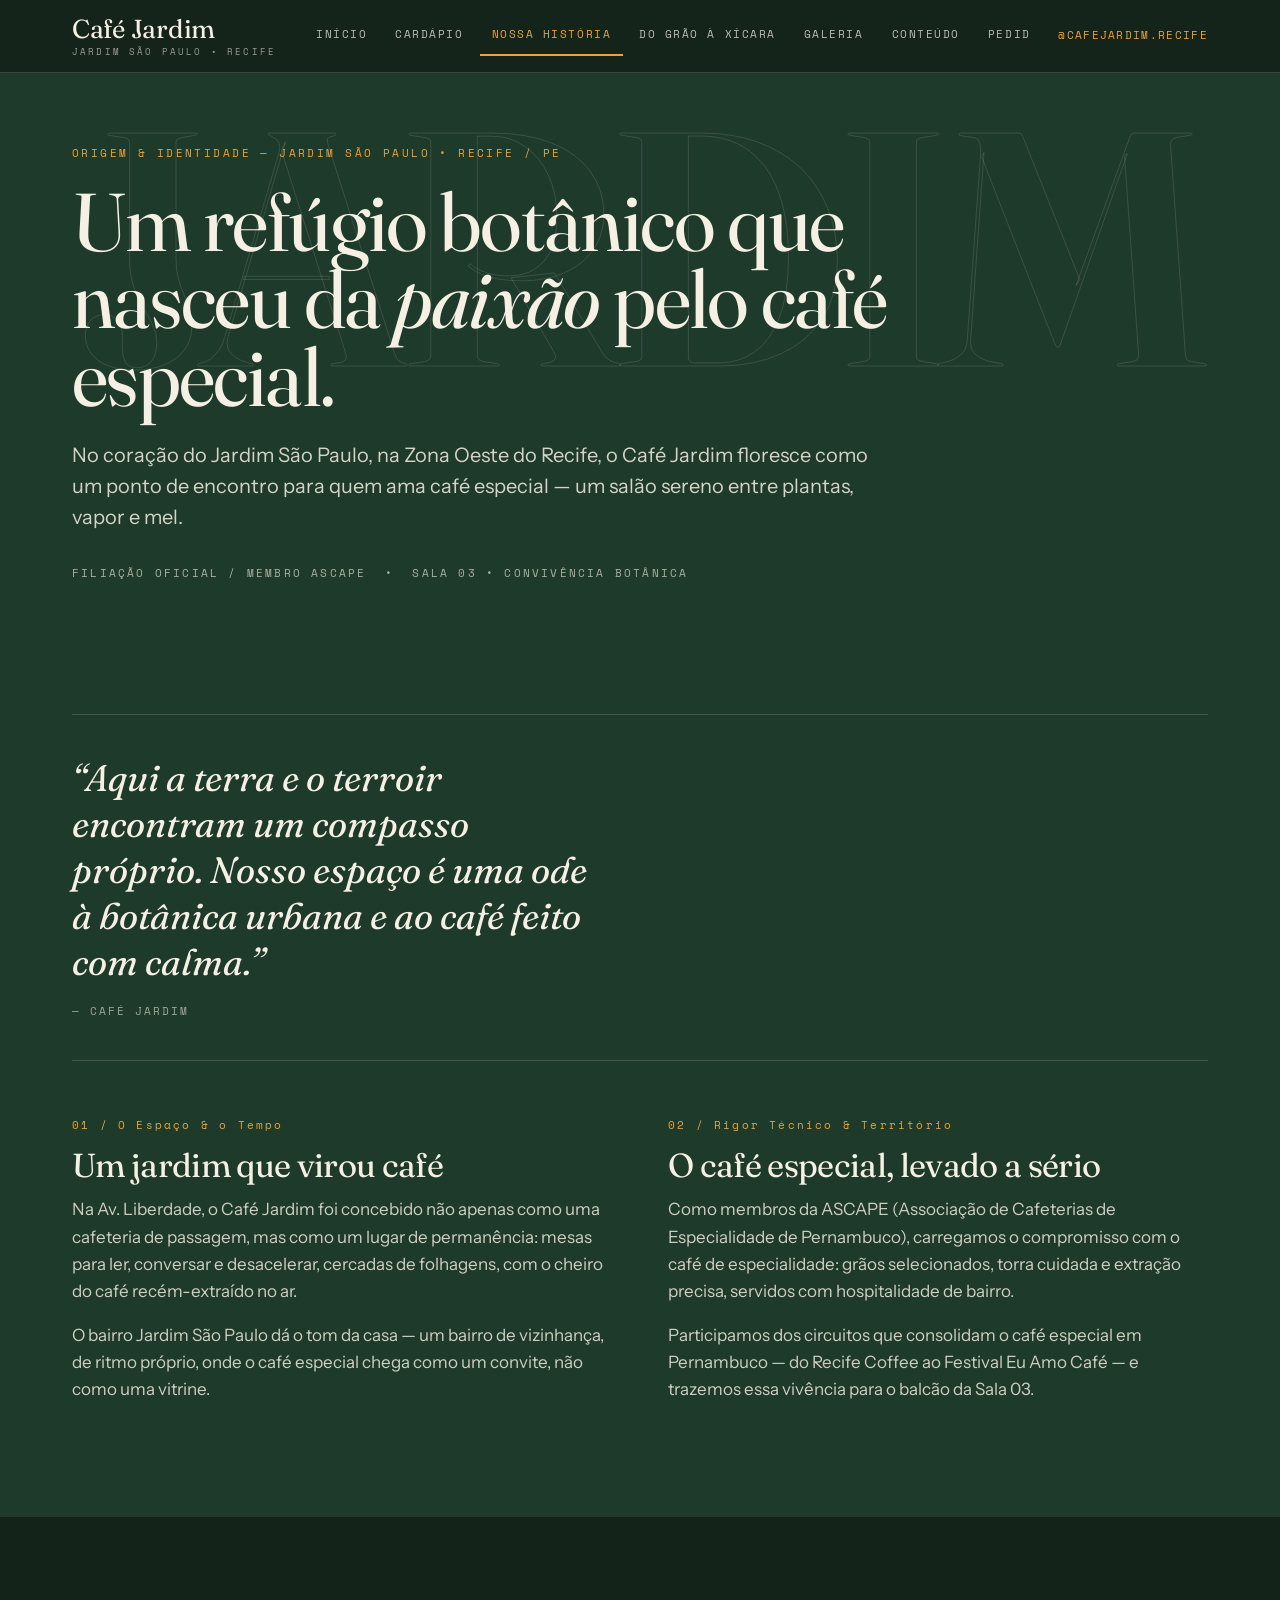
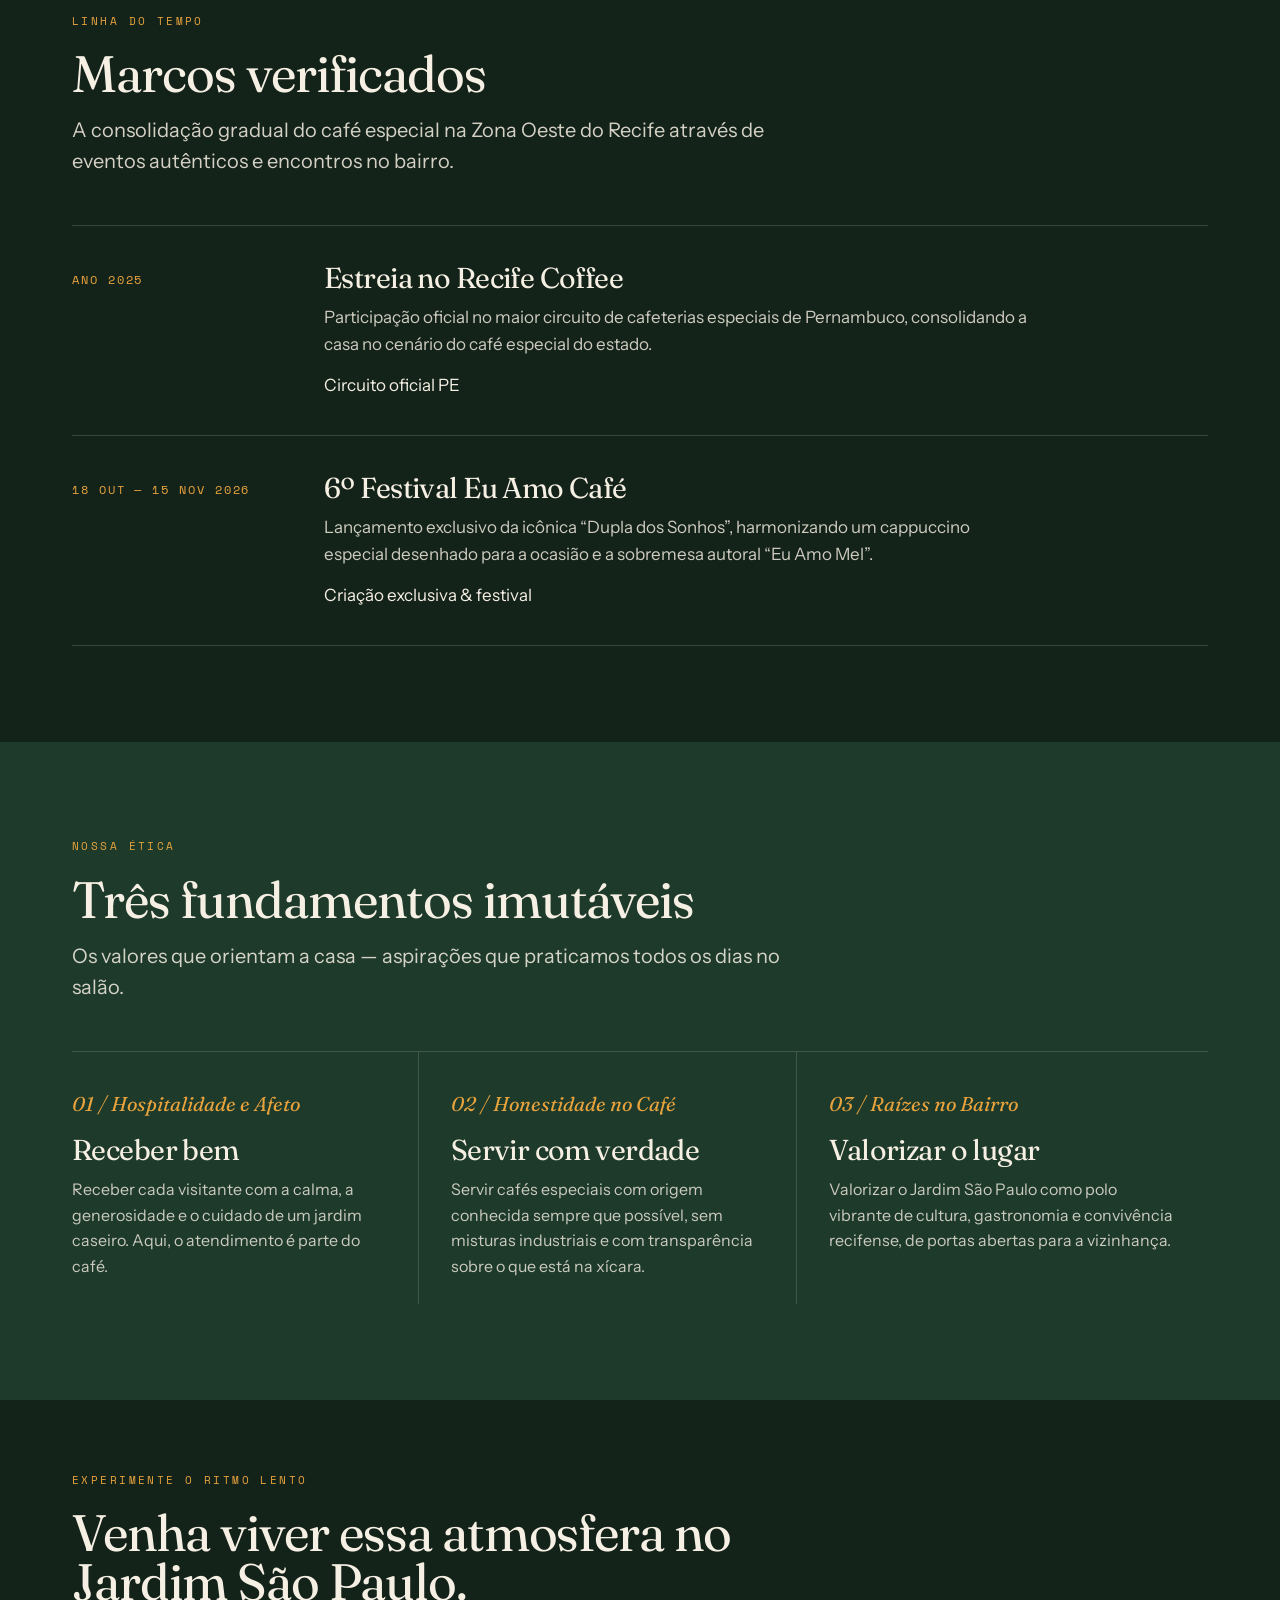
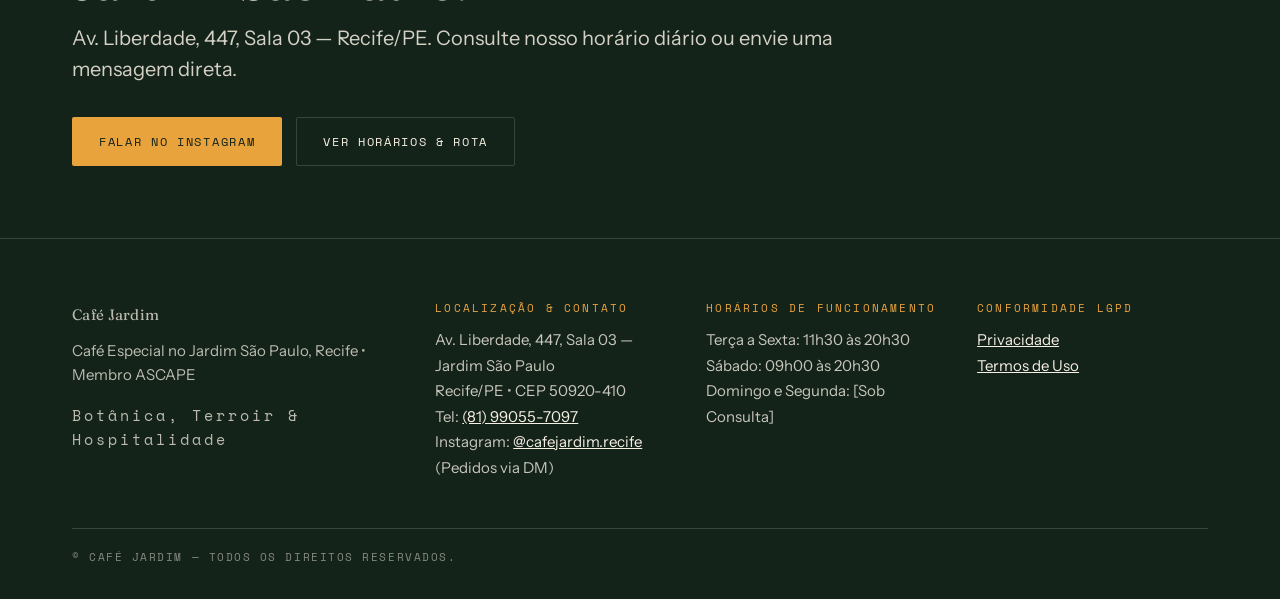
<file: historia.html>
<!DOCTYPE html>
<html lang="pt-BR">
<head>
<meta charset="UTF-8">
<meta name="viewport" content="width=device-width, initial-scale=1.0">
<title>Nossa História — Café Jardim, Recife</title>
<meta name="description" content="Um refúgio botânico que nasceu da paixão pelo café especial. A história do Café Jardim no Jardim São Paulo, Recife — membro ASCAPE, estreia no Recife Coffee 2025 e 6º Festival Eu Amo Café 2026.">
<meta property="og:title" content="Nossa História — Café Jardim, Recife">
<meta property="og:description" content="Um refúgio botânico que nasceu da paixão pelo café especial.">
<meta property="og:type" content="website">
<meta property="og:image" content="assets/img/interior.webp">
<link rel="stylesheet" href="assets/css/style.css">
</head>
<body>
<header class="site-header">
  <div class="wrap header-inner">
    <a class="brand" href="index.html"><span class="brand-name" data-biz>Café Jardim</span><span class="brand-sub">JARDIM SÃO PAULO • RECIFE</span></a>
    <nav class="site-nav" aria-label="Navegação principal">
      <a href="index.html">Início</a>
      <a href="cardapio.html">Cardápio</a>
      <a href="historia.html" aria-current="page">Nossa História</a>
      <a href="grao.html">Do Grão à Xícara</a>
      <a href="galeria.html">Galeria</a>
      <a href="conteudo.html">Conteúdo</a>
      <a href="pedidos.html">Pedidos &amp; Visite</a>
    </nav>
    <a class="ig-link" href="https://www.instagram.com/cafejardim.recife" target="_blank" rel="noopener">@CAFEJARDIM.RECIFE</a>
  </div>
</header>

<main>
  <section class="hero ghost-wrap">
    <span class="ghost-word" aria-hidden="true">JARDIM</span>
    <div class="wrap">
      <p class="eyebrow reveal">Origem &amp; identidade — Jardim São Paulo • Recife / PE</p>
      <h1 class="reveal" data-delay="1" style="max-width:18ch">Um refúgio botânico que nasceu da <em>paixão</em> pelo café especial.</h1>
      <p class="lead reveal" data-delay="2" style="margin-top:24px">No coração do Jardim São Paulo, na Zona Oeste do Recife, o Café Jardim floresce como um ponto de encontro para quem ama café especial — um salão sereno entre plantas, vapor e mel.</p>
      <p class="label reveal" data-delay="3" style="margin-top:32px">Filiação oficial / Membro ASCAPE &nbsp;•&nbsp; Sala 03 • Convivência botânica</p>
    </div>
  </section>

  <section class="section" style="padding-top:0">
    <div class="wrap">
      <div class="pull-quote reveal">
        <blockquote>“Aqui a terra e o terroir encontram um compasso próprio. Nosso espaço é uma ode à botânica urbana e ao café feito com calma.”</blockquote>
        <cite>— Café Jardim</cite>
      </div>

      <div class="story-cols">
        <div class="reveal">
          <span class="col-num">01 / O Espaço &amp; o Tempo</span>
          <h2>Um jardim que virou café</h2>
          <p>Na Av. Liberdade, o Café Jardim foi concebido não apenas como uma cafeteria de passagem, mas como um lugar de permanência: mesas para ler, conversar e desacelerar, cercadas de folhagens, com o cheiro do café recém-extraído no ar.</p>
          <p>O bairro Jardim São Paulo dá o tom da casa — um bairro de vizinhança, de ritmo próprio, onde o café especial chega como um convite, não como uma vitrine.</p>
        </div>
        <div class="reveal" data-delay="1">
          <span class="col-num">02 / Rigor Técnico &amp; Território</span>
          <h2>O café especial, levado a sério</h2>
          <p>Como membros da ASCAPE (Associação de Cafeterias de Especialidade de Pernambuco), carregamos o compromisso com o café de especialidade: grãos selecionados, torra cuidada e extração precisa, servidos com hospitalidade de bairro.</p>
          <p>Participamos dos circuitos que consolidam o café especial em Pernambuco — do Recife Coffee ao Festival Eu Amo Café — e trazemos essa vivência para o balcão da Sala 03.</p>
        </div>
      </div>
    </div>
  </section>

  <section class="section section--ink">
    <div class="wrap">
      <div class="sec-head reveal">
        <p class="eyebrow">Linha do tempo</p>
        <h2>Marcos verificados</h2>
        <p class="lead">A consolidação gradual do café especial na Zona Oeste do Recife através de eventos autênticos e encontros no bairro.</p>
      </div>
      <ol class="timeline">
        <li class="reveal">
          <span class="when">Ano 2025</span>
          <div>
            <h3>Estreia no Recife Coffee</h3>
            <p>Participação oficial no maior circuito de cafeterias especiais de Pernambuco, consolidando a casa no cenário do café especial do estado.</p>
            <span class="tag">Circuito oficial PE</span>
          </div>
        </li>
        <li class="reveal" data-delay="1">
          <span class="when">18 out — 15 nov 2026</span>
          <div>
            <h3>6º Festival Eu Amo Café</h3>
            <p>Lançamento exclusivo da icônica “Dupla dos Sonhos”, harmonizando um cappuccino especial desenhado para a ocasião e a sobremesa autoral “Eu Amo Mel”.</p>
            <span class="tag">Criação exclusiva &amp; festival</span>
          </div>
        </li>
      </ol>
    </div>
  </section>

  <section class="section">
    <div class="wrap">
      <div class="sec-head reveal">
        <p class="eyebrow">Nossa ética</p>
        <h2>Três fundamentos imutáveis</h2>
        <p class="lead">Os valores que orientam a casa — aspirações que praticamos todos os dias no salão.</p>
      </div>
      <div class="values">
        <article class="value reveal">
          <span class="num">01 / Hospitalidade e Afeto</span>
          <h3>Receber bem</h3>
          <p>Receber cada visitante com a calma, a generosidade e o cuidado de um jardim caseiro. Aqui, o atendimento é parte do café.</p>
        </article>
        <article class="value reveal" data-delay="1">
          <span class="num">02 / Honestidade no Café</span>
          <h3>Servir com verdade</h3>
          <p>Servir cafés especiais com origem conhecida sempre que possível, sem misturas industriais e com transparência sobre o que está na xícara.</p>
        </article>
        <article class="value reveal" data-delay="2">
          <span class="num">03 / Raízes no Bairro</span>
          <h3>Valorizar o lugar</h3>
          <p>Valorizar o Jardim São Paulo como polo vibrante de cultura, gastronomia e convivência recifense, de portas abertas para a vizinhança.</p>
        </article>
      </div>
    </div>
  </section>

  <section class="cta-band section--ink">
    <div class="wrap">
      <p class="eyebrow reveal">Experimente o ritmo lento</p>
      <h2 class="reveal" data-delay="1">Venha viver essa atmosfera no Jardim São Paulo.</h2>
      <p class="lead reveal" data-delay="2">Av. Liberdade, 447, Sala 03 — Recife/PE. Consulte nosso horário diário ou envie uma mensagem direta.</p>
      <div class="hero-ctas reveal" data-delay="3">
        <a class="btn btn--honey" href="https://www.instagram.com/cafejardim.recife" target="_blank" rel="noopener">Falar no Instagram</a>
        <a class="btn btn--ghost" href="pedidos.html">Ver Horários &amp; Rota</a>
      </div>
    </div>
  </section>
</main>

<footer class="site-footer">
  <div class="wrap">
    <div class="foot-grid">
      <div class="foot-brand">
        <p class="foot-logo" data-biz>Café Jardim</p>
        <p>Café Especial no Jardim São Paulo, Recife • Membro ASCAPE</p>
        <p class="foot-tag">Botânica, Terroir &amp; Hospitalidade</p>
      </div>
      <div class="foot-col">
        <h2>Localização &amp; Contato</h2>
        <address>Av. Liberdade, 447, Sala 03 — Jardim São Paulo<br>Recife/PE • CEP 50920-410<br>Tel: <a href="tel:+5581990557097">(81) 99055-7097</a><br>Instagram: <a href="https://www.instagram.com/cafejardim.recife" target="_blank" rel="noopener">@cafejardim.recife</a> (Pedidos via DM)</address>
      </div>
      <div class="foot-col">
        <h2>Horários de Funcionamento</h2>
        <p>Terça a Sexta: 11h30 às 20h30<br>Sábado: 09h00 às 20h30<br>Domingo e Segunda: [Sob Consulta]</p>
      </div>
      <div class="foot-col">
        <h2>Conformidade LGPD</h2>
        <p><a href="privacidade.html">Privacidade</a><br><a href="termos.html">Termos de Uso</a></p>
      </div>
    </div>
    <p class="foot-copy">© Café Jardim — Todos os direitos reservados.</p>
  </div>
</footer>
<script src="assets/js/main.js" defer></script>
</body>
</html>
</file>
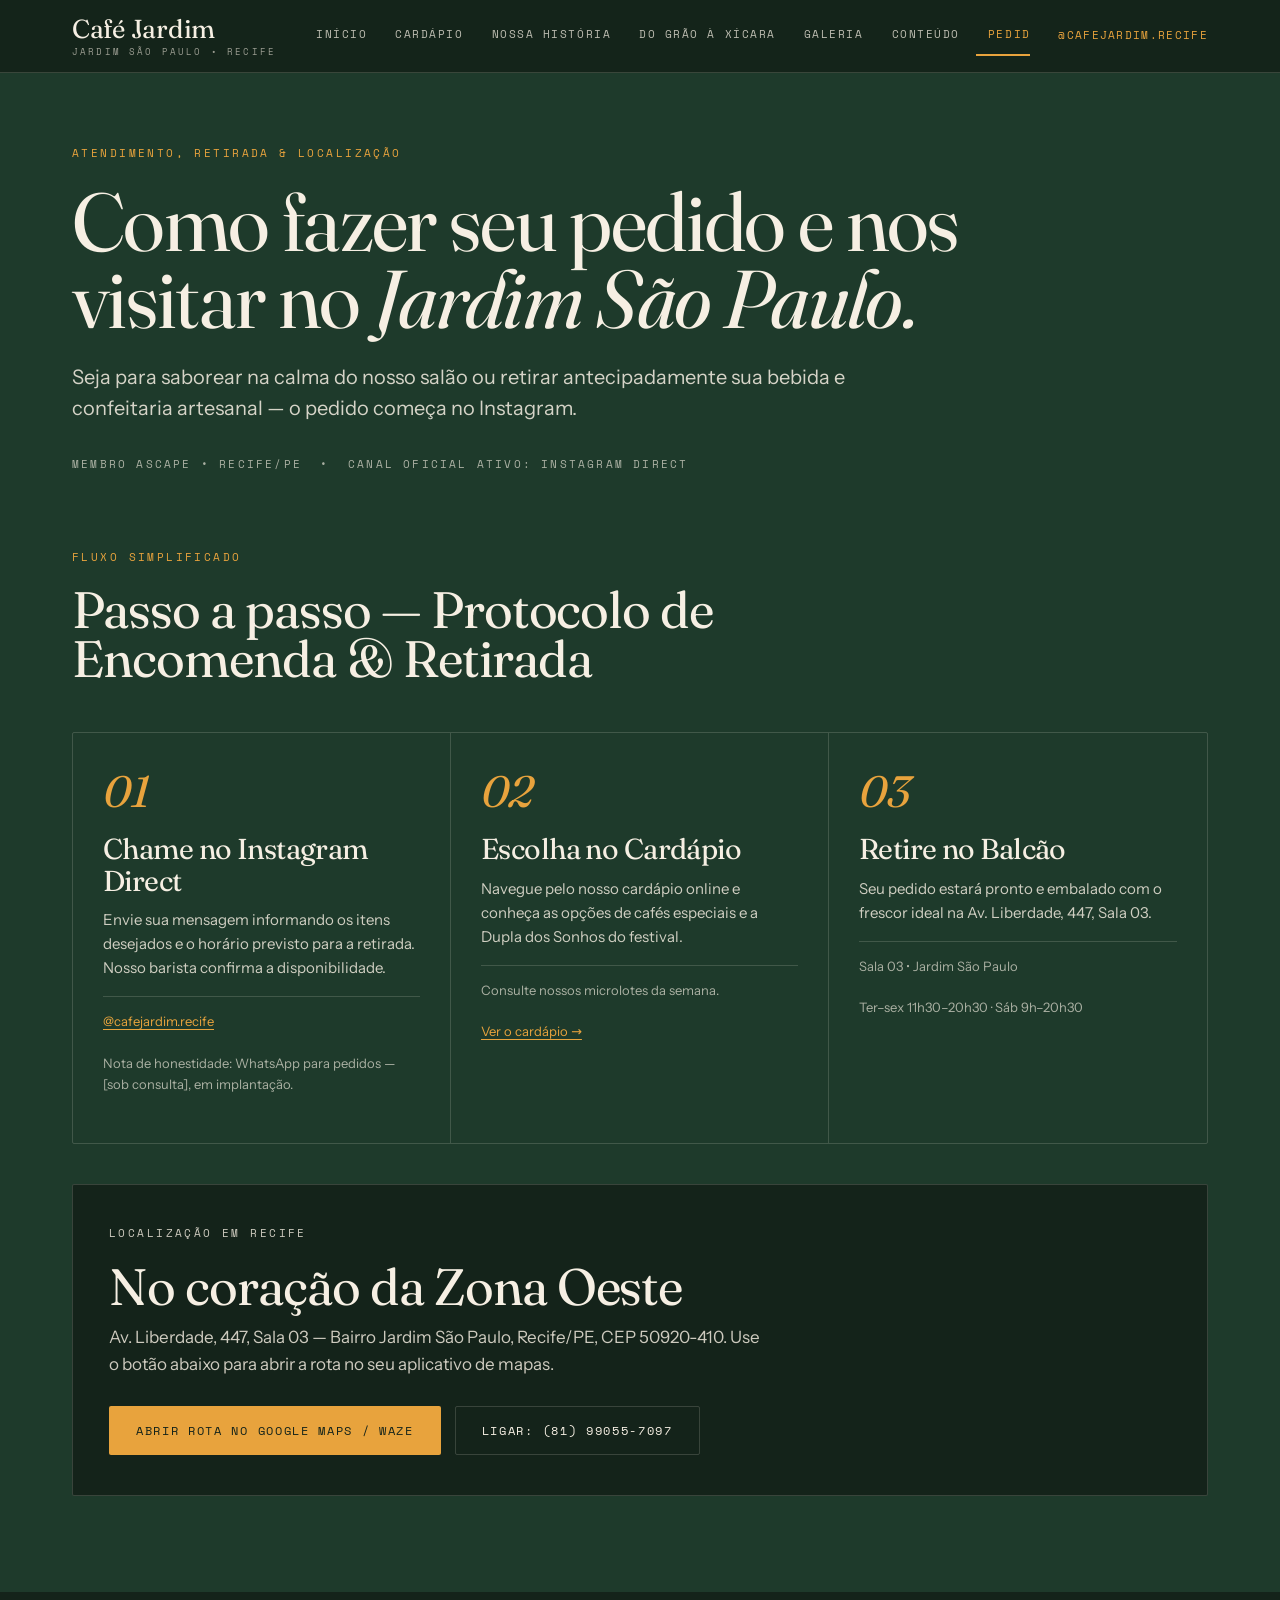
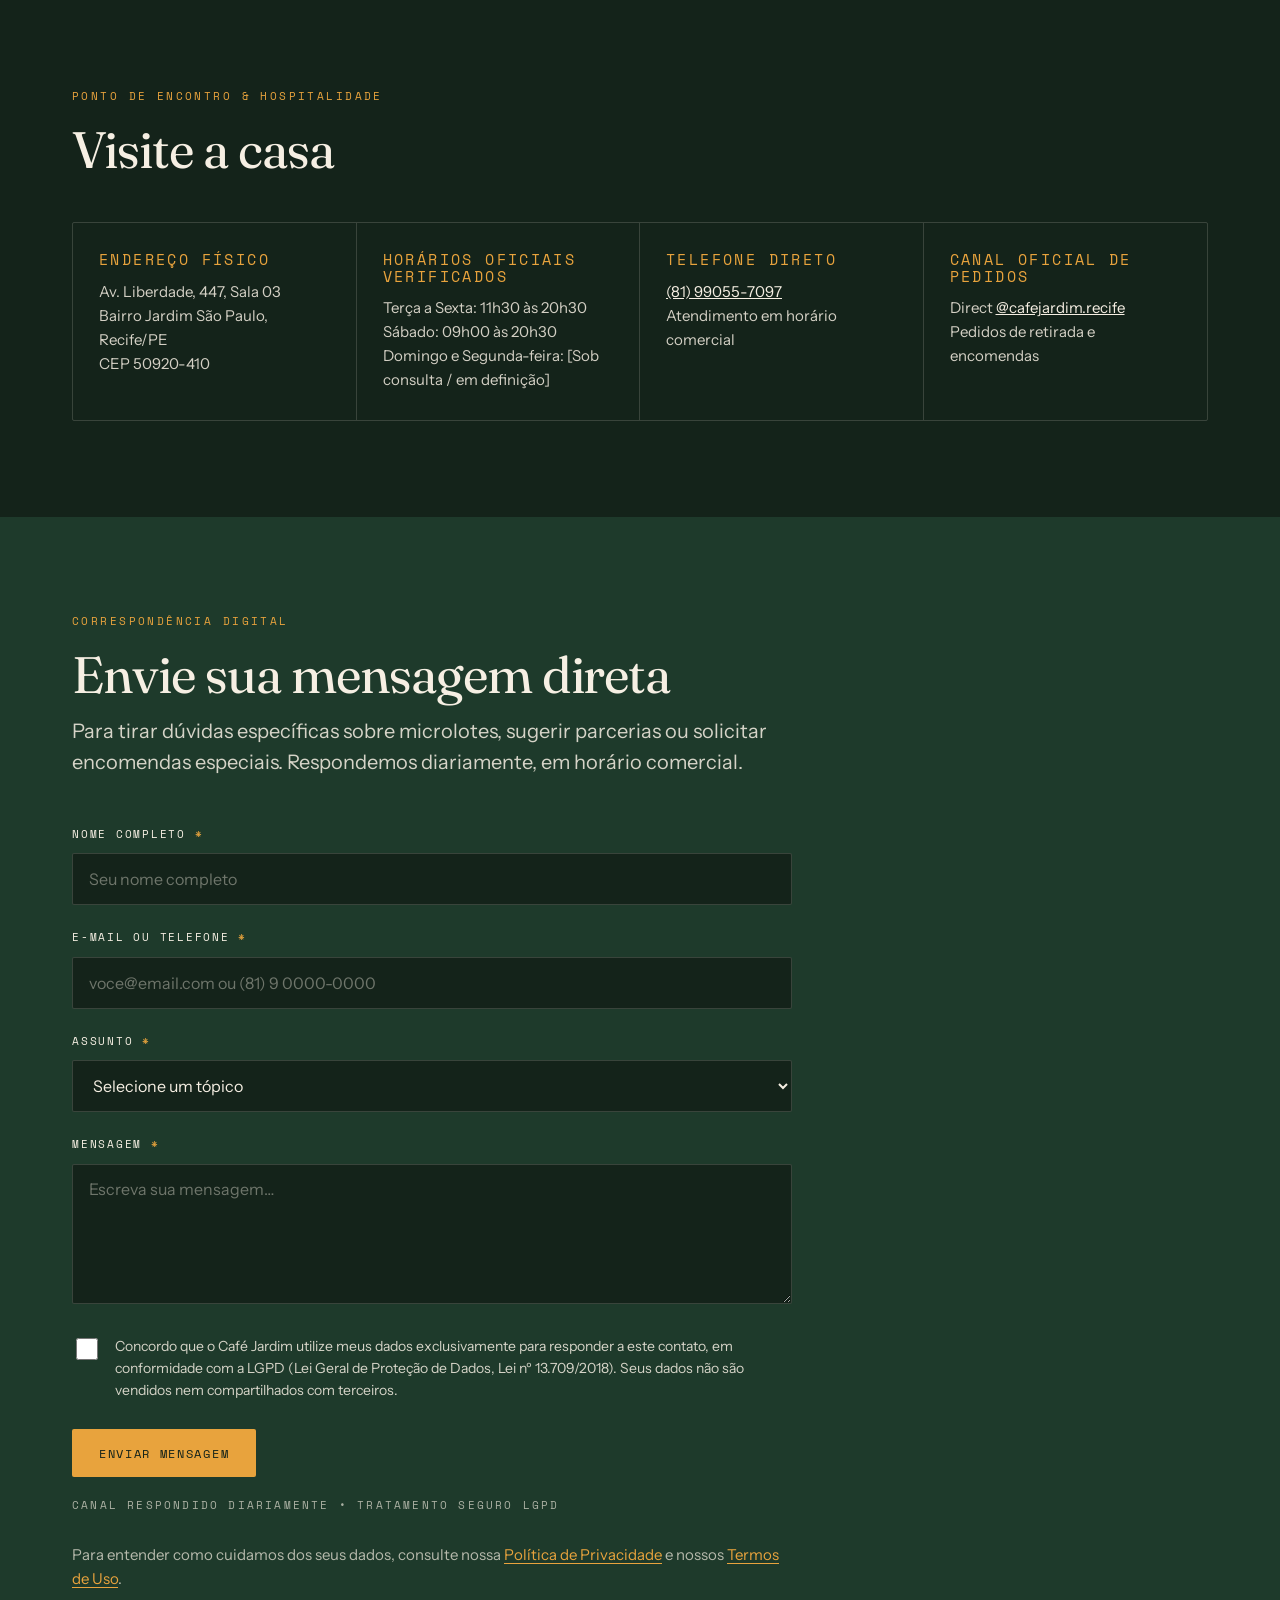
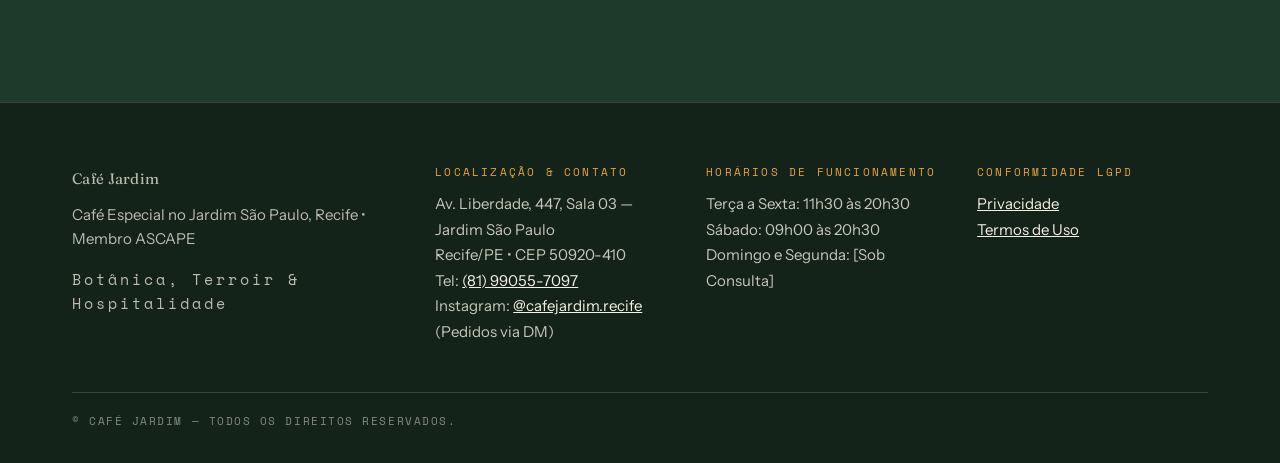
<file: pedidos.html>
<!DOCTYPE html>
<html lang="pt-BR">
<head>
<meta charset="UTF-8">
<meta name="viewport" content="width=device-width, initial-scale=1.0">
<title>Pedidos &amp; Visite — Café Jardim, Recife</title>
<meta name="description" content="Como pedir no Café Jardim: chame no Instagram, escolha no cardápio e retire no balcão. Av. Liberdade, 447, Sala 03 — Jardim São Paulo, Recife. Ter–sex 11h30–20h30, sáb 9h–20h30.">
<meta property="og:title" content="Pedidos &amp; Visite — Café Jardim, Recife">
<meta property="og:description" content="Peça pelo Instagram Direct e retire no balcão do Jardim São Paulo.">
<meta property="og:type" content="website">
<meta property="og:image" content="assets/img/interior.webp">
<link rel="stylesheet" href="assets/css/style.css">
</head>
<body>
<header class="site-header">
  <div class="wrap header-inner">
    <a class="brand" href="index.html"><span class="brand-name" data-biz>Café Jardim</span><span class="brand-sub">JARDIM SÃO PAULO • RECIFE</span></a>
    <nav class="site-nav" aria-label="Navegação principal">
      <a href="index.html">Início</a>
      <a href="cardapio.html">Cardápio</a>
      <a href="historia.html">Nossa História</a>
      <a href="grao.html">Do Grão à Xícara</a>
      <a href="galeria.html">Galeria</a>
      <a href="conteudo.html">Conteúdo</a>
      <a href="pedidos.html" aria-current="page">Pedidos &amp; Visite</a>
    </nav>
    <a class="ig-link" href="https://www.instagram.com/cafejardim.recife" target="_blank" rel="noopener">@CAFEJARDIM.RECIFE</a>
  </div>
</header>

<main>
  <section class="hero">
    <div class="wrap">
      <p class="eyebrow reveal">Atendimento, retirada &amp; localização</p>
      <h1 class="reveal" data-delay="1" style="max-width:20ch">Como fazer seu pedido e nos visitar no <em>Jardim São Paulo.</em></h1>
      <p class="lead reveal" data-delay="2" style="margin-top:24px">Seja para saborear na calma do nosso salão ou retirar antecipadamente sua bebida e confeitaria artesanal — o pedido começa no Instagram.</p>
      <p class="label reveal" data-delay="3" style="margin-top:32px">Membro ASCAPE • Recife/PE &nbsp;•&nbsp; Canal oficial ativo: Instagram Direct</p>
    </div>
  </section>

  <section class="section" style="padding-top:0">
    <div class="wrap">
      <div class="sec-head reveal">
        <p class="eyebrow">Fluxo simplificado</p>
        <h2>Passo a passo — Protocolo de Encomenda &amp; Retirada</h2>
      </div>
      <div class="order-steps">
        <article class="order-step reveal">
          <span class="num">01</span>
          <h3>Chame no Instagram Direct</h3>
          <p>Envie sua mensagem informando os itens desejados e o horário previsto para a retirada. Nosso barista confirma a disponibilidade.</p>
          <p class="note"><a class="text-link" href="https://www.instagram.com/cafejardim.recife" target="_blank" rel="noopener">@cafejardim.recife</a><br><br>Nota de honestidade: WhatsApp para pedidos — [sob consulta], em implantação.</p>
        </article>
        <article class="order-step reveal" data-delay="1">
          <span class="num">02</span>
          <h3>Escolha no Cardápio</h3>
          <p>Navegue pelo nosso cardápio online e conheça as opções de cafés especiais e a Dupla dos Sonhos do festival.</p>
          <p class="note">Consulte nossos microlotes da semana.<br><br><a class="text-link" href="cardapio.html">Ver o cardápio →</a></p>
        </article>
        <article class="order-step reveal" data-delay="2">
          <span class="num">03</span>
          <h3>Retire no Balcão</h3>
          <p>Seu pedido estará pronto e embalado com o frescor ideal na Av. Liberdade, 447, Sala 03.</p>
          <p class="note">Sala 03 • Jardim São Paulo<br><br>Ter–sex 11h30–20h30 · Sáb 9h–20h30</p>
        </article>
      </div>

      <div class="map-panel reveal">
        <p class="eyebrow">Localização em Recife</p>
        <h2>No coração da Zona Oeste</h2>
        <p>Av. Liberdade, 447, Sala 03 — Bairro Jardim São Paulo, Recife/PE, CEP 50920-410. Use o botão abaixo para abrir a rota no seu aplicativo de mapas.</p>
        <div class="hero-ctas">
          <a class="btn btn--honey" href="https://www.google.com/maps/search/?api=1&amp;query=Av.+Liberdade%2C+447%2C+Jardim+S%C3%A3o+Paulo%2C+Recife%2FPE" target="_blank" rel="noopener">Abrir rota no Google Maps / Waze</a>
          <a class="btn btn--ghost" href="tel:+5581990557097">Ligar: (81) 99055-7097</a>
        </div>
      </div>
    </div>
  </section>

  <section class="section section--ink">
    <div class="wrap">
      <div class="sec-head reveal">
        <p class="eyebrow">Ponto de encontro &amp; hospitalidade</p>
        <h2>Visite a casa</h2>
      </div>
      <div class="visit-strip reveal">
        <div class="visit-cell">
          <h3>Endereço físico</h3>
          <p>Av. Liberdade, 447, Sala 03<br>Bairro Jardim São Paulo, Recife/PE<br>CEP 50920-410</p>
        </div>
        <div class="visit-cell">
          <h3>Horários oficiais verificados</h3>
          <p>Terça a Sexta: 11h30 às 20h30<br>Sábado: 09h00 às 20h30<br>Domingo e Segunda-feira: [Sob consulta / em definição]</p>
        </div>
        <div class="visit-cell">
          <h3>Telefone direto</h3>
          <p><a href="tel:+5581990557097">(81) 99055-7097</a><br>Atendimento em horário comercial</p>
        </div>
        <div class="visit-cell">
          <h3>Canal oficial de pedidos</h3>
          <p>Direct <a href="https://www.instagram.com/cafejardim.recife" target="_blank" rel="noopener">@cafejardim.recife</a><br>Pedidos de retirada e encomendas</p>
        </div>
      </div>
    </div>
  </section>

  <section class="section">
    <div class="wrap">
      <div class="sec-head reveal">
        <p class="eyebrow">Correspondência digital</p>
        <h2>Envie sua mensagem direta</h2>
        <p class="lead">Para tirar dúvidas específicas sobre microlotes, sugerir parcerias ou solicitar encomendas especiais. Respondemos diariamente, em horário comercial.</p>
      </div>
      <div class="form-wrap reveal">
        <form id="contact-form" novalidate>
          <div class="form-field">
            <label for="nome">Nome completo <span class="req">*</span></label>
            <input type="text" id="nome" name="nome" autocomplete="name" placeholder="Seu nome completo">
            <p class="field-error" data-error-for="nome">Informe seu nome completo para podermos responder.</p>
          </div>
          <div class="form-field">
            <label for="contato">E-mail ou telefone <span class="req">*</span></label>
            <input type="text" id="contato" name="contato" autocomplete="email" placeholder="voce@email.com ou (81) 9 0000-0000">
            <p class="field-error" data-error-for="contato">Informe um e-mail ou telefone válido para contato.</p>
          </div>
          <div class="form-field">
            <label for="assunto">Assunto <span class="req">*</span></label>
            <select id="assunto" name="assunto">
              <option value="">Selecione um tópico</option>
              <option value="cardapio">Dúvidas sobre o cardápio e cafés especiais</option>
              <option value="encomendas">Encomendas antecipadas para retirada</option>
              <option value="feedback">Feedback sobre experiência no espaço</option>
              <option value="outros">Outros assuntos &amp; informações gerais</option>
            </select>
            <p class="field-error" data-error-for="assunto">Escolha um assunto para a sua mensagem.</p>
          </div>
          <div class="form-field">
            <label for="mensagem">Mensagem <span class="req">*</span></label>
            <textarea id="mensagem" name="mensagem" placeholder="Escreva sua mensagem…"></textarea>
            <p class="field-error" data-error-for="mensagem">Escreva sua mensagem — conte o que você precisa.</p>
          </div>
          <div class="consent">
            <input type="checkbox" id="consentimento" name="consentimento">
            <label for="consentimento">Concordo que o Café Jardim utilize meus dados exclusivamente para responder a este contato, em conformidade com a LGPD (Lei Geral de Proteção de Dados, Lei nº 13.709/2018). Seus dados não são vendidos nem compartilhados com terceiros.</label>
          </div>
          <p class="field-error" data-error-for="consentimento">É preciso concordar com o uso dos seus dados para respondermos, conforme a LGPD.</p>
          <button type="submit" class="btn btn--honey">Enviar mensagem</button>
          <p class="label" style="margin-top:20px">Canal respondido diariamente • Tratamento seguro LGPD</p>
        </form>
        <div class="form-success" id="form-success" tabindex="-1" role="status">
          <h3>Obrigado pela sua mensagem!</h3>
          <p>Recebemos o seu contato. Nossa equipe responde diariamente em horário comercial. Para uma resposta mais rápida, chame no Instagram Direct <a class="text-link" href="https://www.instagram.com/cafejardim.recife" target="_blank" rel="noopener">@cafejardim.recife</a>.</p>
        </div>
        <p style="margin-top:28px;font-size:15px;color:rgba(246,239,227,.7)">Para entender como cuidamos dos seus dados, consulte nossa <a class="text-link" href="privacidade.html">Política de Privacidade</a> e nossos <a class="text-link" href="termos.html">Termos de Uso</a>.</p>
      </div>
    </div>
  </section>
</main>

<footer class="site-footer">
  <div class="wrap">
    <div class="foot-grid">
      <div class="foot-brand">
        <p class="foot-logo" data-biz>Café Jardim</p>
        <p>Café Especial no Jardim São Paulo, Recife • Membro ASCAPE</p>
        <p class="foot-tag">Botânica, Terroir &amp; Hospitalidade</p>
      </div>
      <div class="foot-col">
        <h2>Localização &amp; Contato</h2>
        <address>Av. Liberdade, 447, Sala 03 — Jardim São Paulo<br>Recife/PE • CEP 50920-410<br>Tel: <a href="tel:+5581990557097">(81) 99055-7097</a><br>Instagram: <a href="https://www.instagram.com/cafejardim.recife" target="_blank" rel="noopener">@cafejardim.recife</a> (Pedidos via DM)</address>
      </div>
      <div class="foot-col">
        <h2>Horários de Funcionamento</h2>
        <p>Terça a Sexta: 11h30 às 20h30<br>Sábado: 09h00 às 20h30<br>Domingo e Segunda: [Sob Consulta]</p>
      </div>
      <div class="foot-col">
        <h2>Conformidade LGPD</h2>
        <p><a href="privacidade.html">Privacidade</a><br><a href="termos.html">Termos de Uso</a></p>
      </div>
    </div>
    <p class="foot-copy">© Café Jardim — Todos os direitos reservados.</p>
  </div>
</footer>
<script src="assets/js/main.js" defer></script>
</body>
</html>
</file>
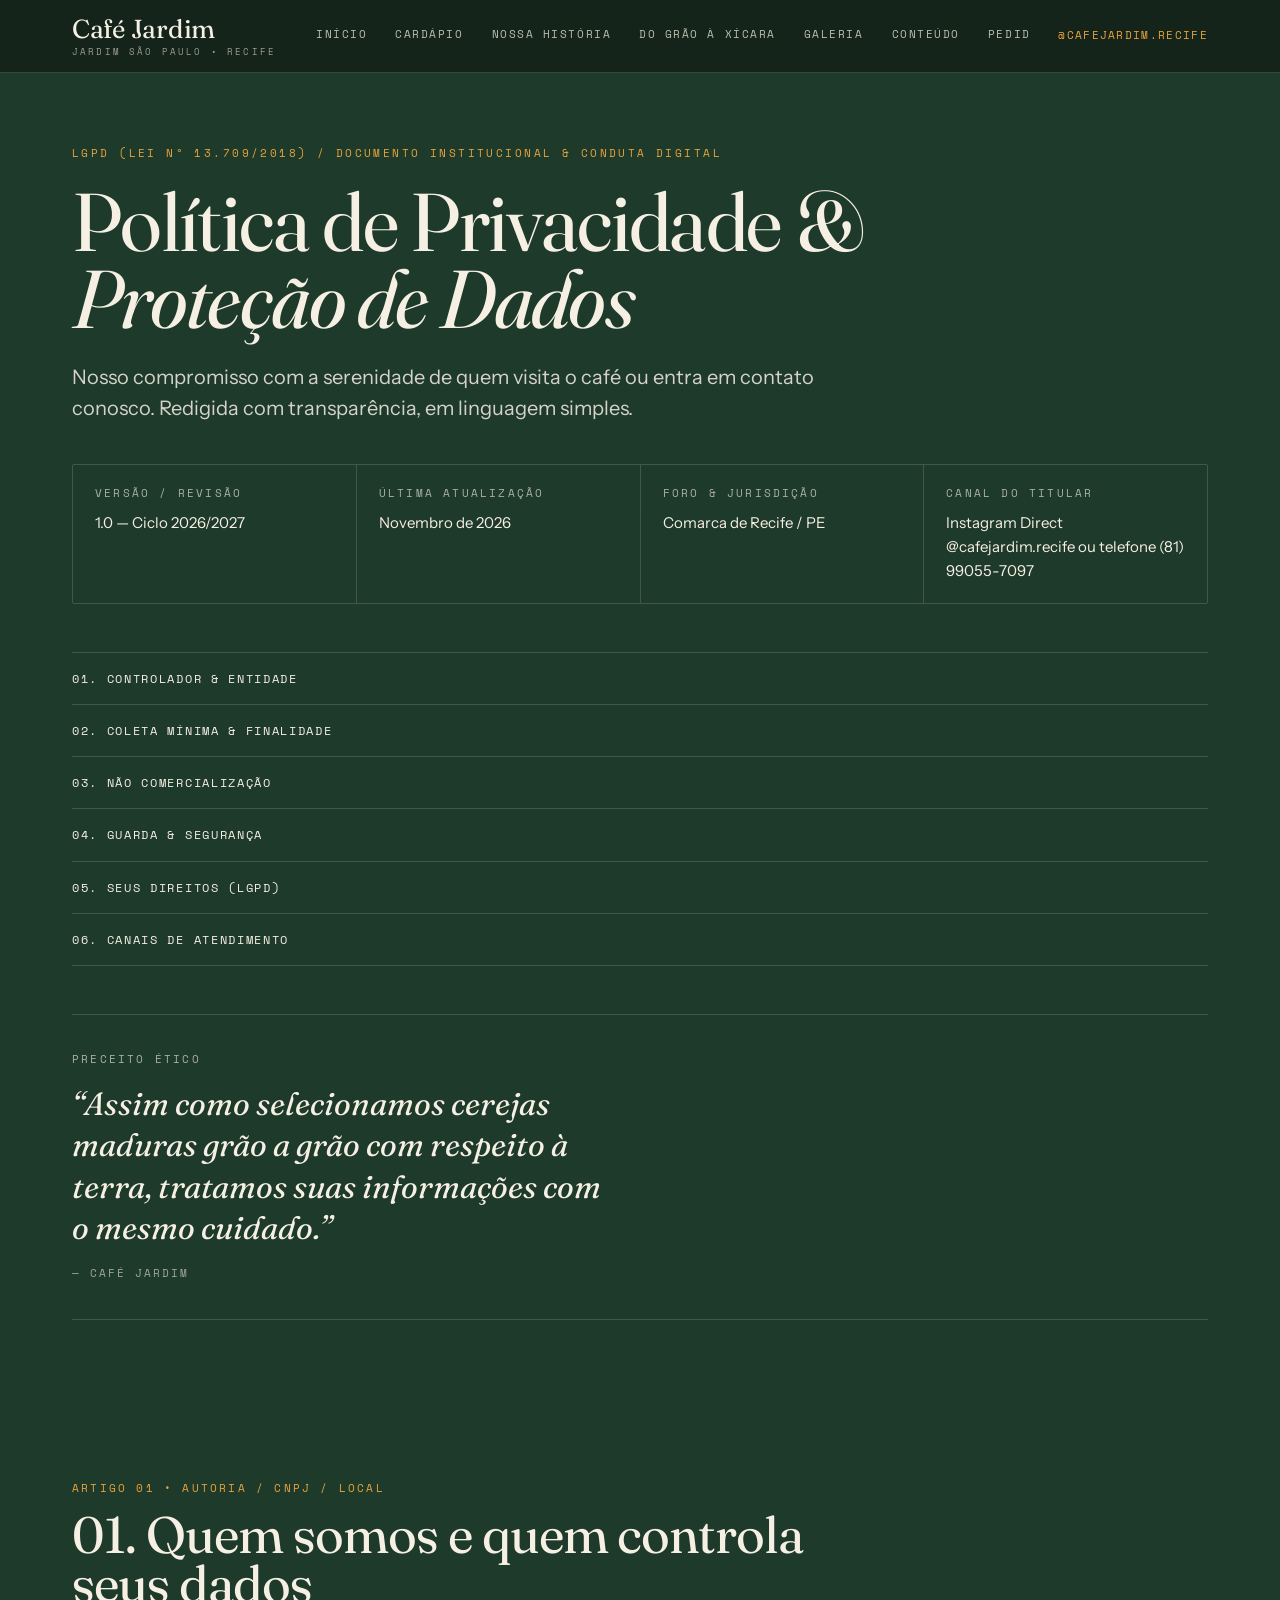
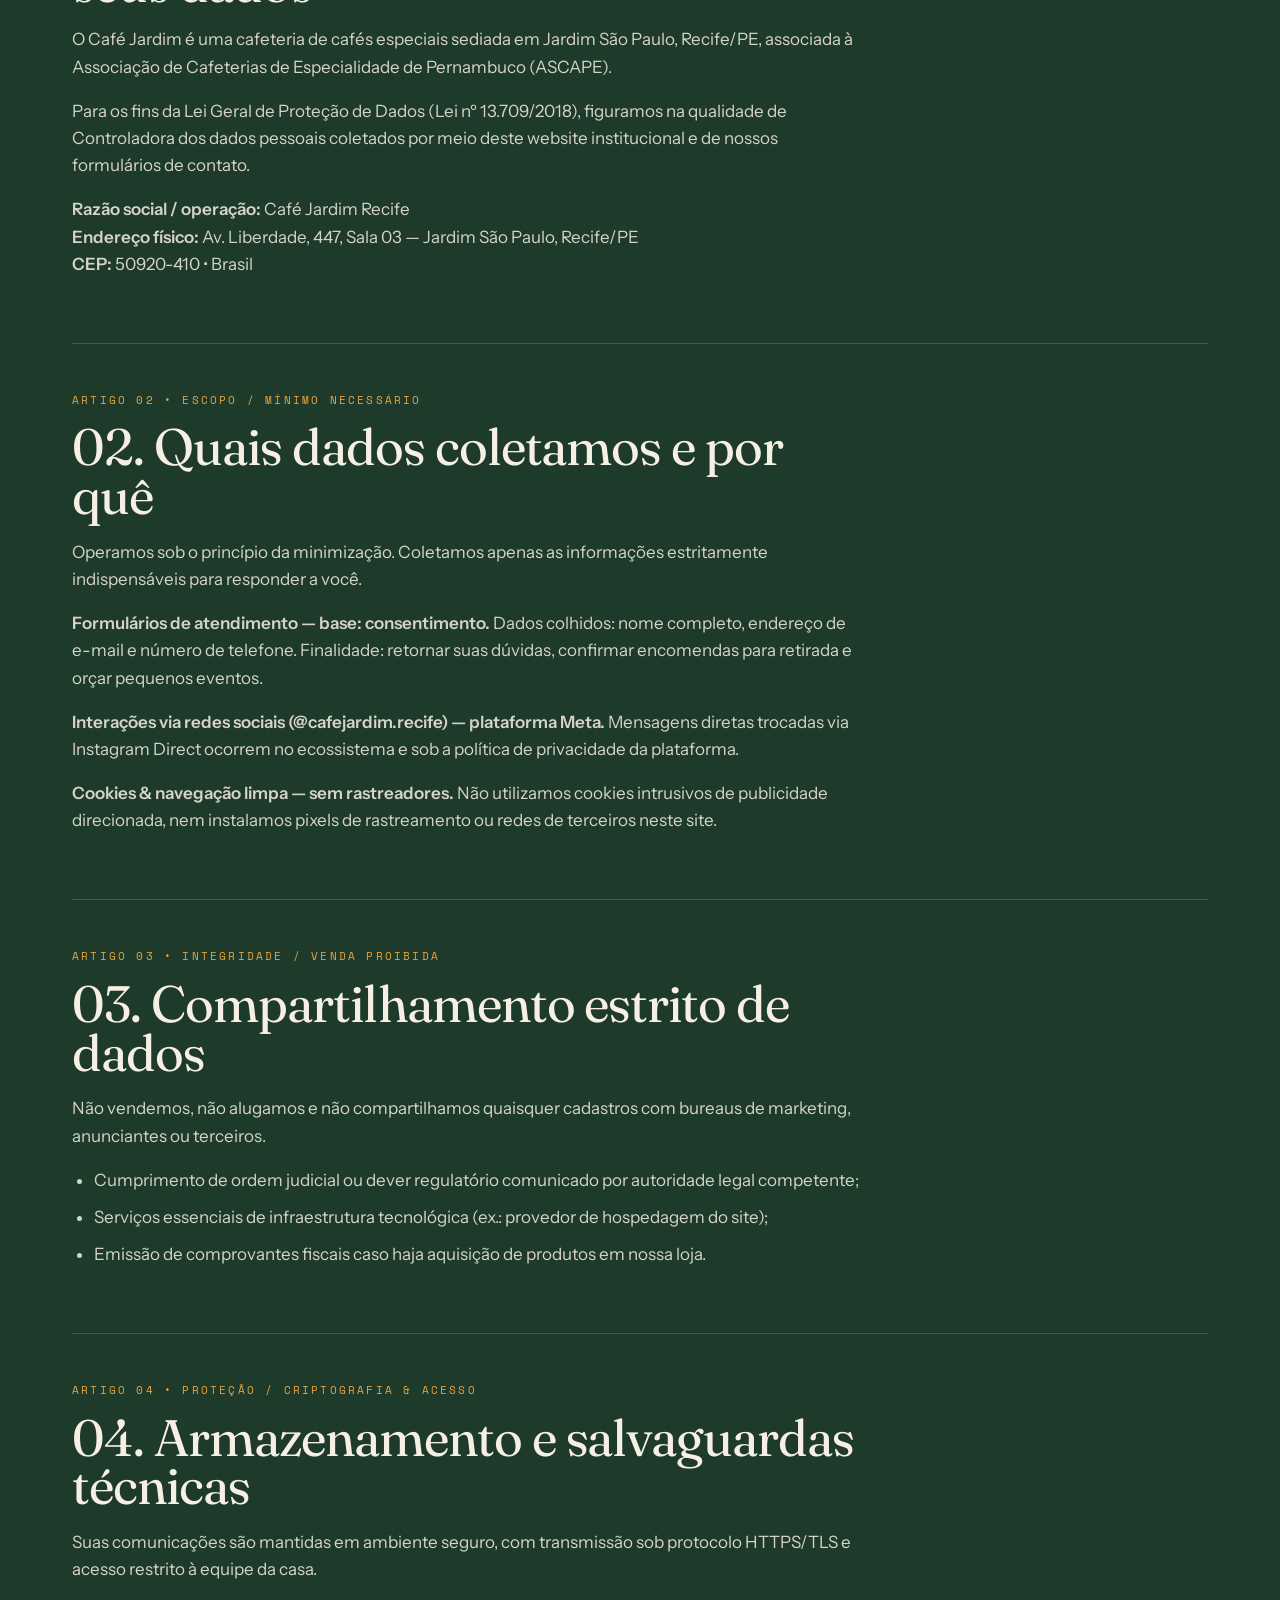
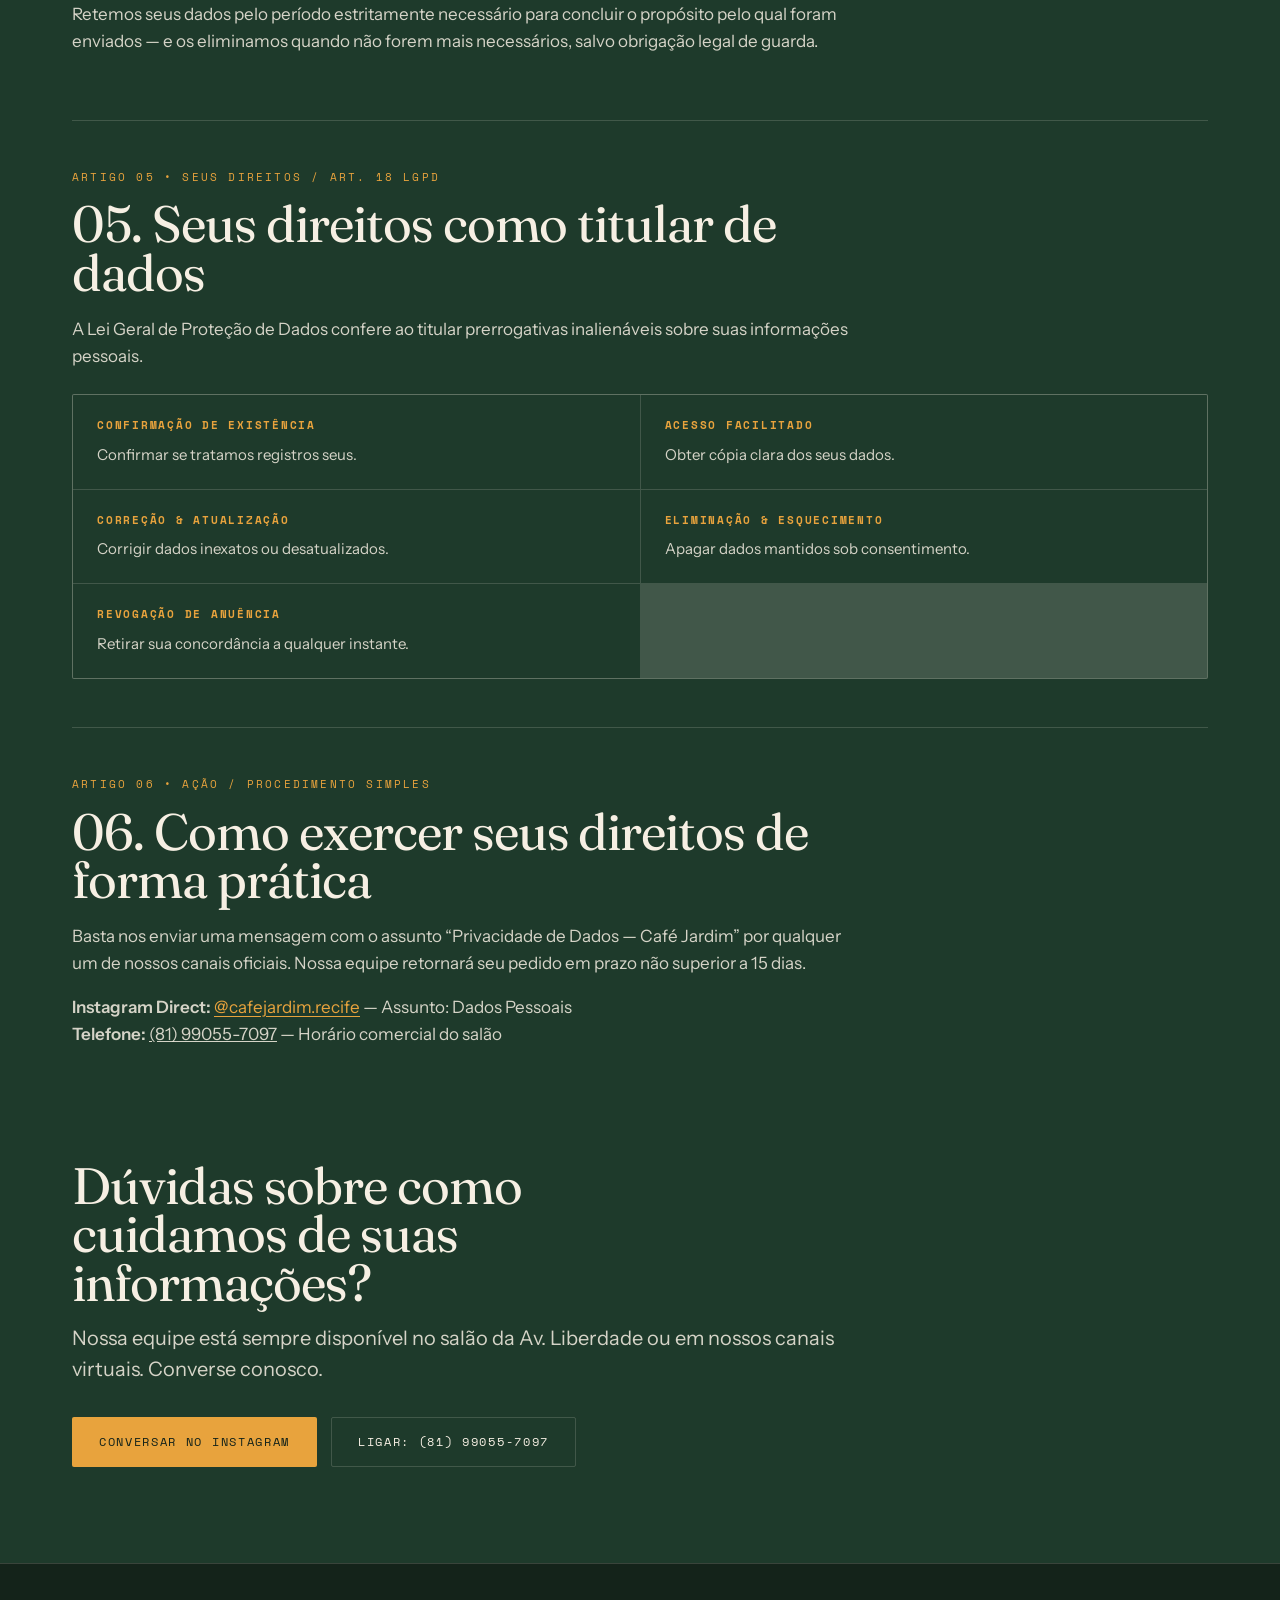
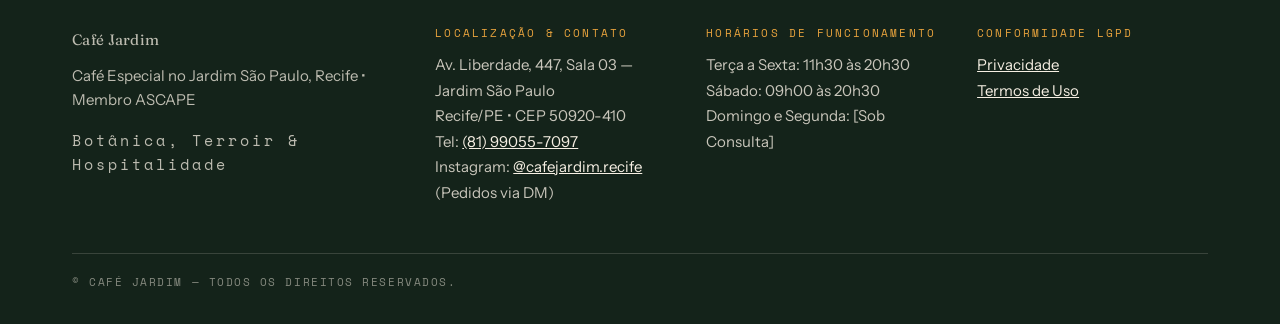
<file: privacidade.html>
<!DOCTYPE html>
<html lang="pt-BR">
<head>
<meta charset="UTF-8">
<meta name="viewport" content="width=device-width, initial-scale=1.0">
<title>Política de Privacidade — Café Jardim, Recife</title>
<meta name="description" content="Política de Privacidade do Café Jardim (LGPD, Lei nº 13.709/2018): o que coletamos, por quê, como protegemos seus dados e como exercer seus direitos.">
<meta property="og:title" content="Política de Privacidade — Café Jardim, Recife">
<meta property="og:type" content="website">
<link rel="stylesheet" href="assets/css/style.css">
</head>
<body>
<header class="site-header">
  <div class="wrap header-inner">
    <a class="brand" href="index.html"><span class="brand-name" data-biz>Café Jardim</span><span class="brand-sub">JARDIM SÃO PAULO • RECIFE</span></a>
    <nav class="site-nav" aria-label="Navegação principal">
      <a href="index.html">Início</a>
      <a href="cardapio.html">Cardápio</a>
      <a href="historia.html">Nossa História</a>
      <a href="grao.html">Do Grão à Xícara</a>
      <a href="galeria.html">Galeria</a>
      <a href="conteudo.html">Conteúdo</a>
      <a href="pedidos.html">Pedidos &amp; Visite</a>
    </nav>
    <a class="ig-link" href="https://www.instagram.com/cafejardim.recife" target="_blank" rel="noopener">@CAFEJARDIM.RECIFE</a>
  </div>
</header>

<main>
  <section class="hero">
    <div class="wrap">
      <p class="eyebrow reveal">LGPD (Lei nº 13.709/2018) / Documento institucional &amp; conduta digital</p>
      <h1 class="reveal" data-delay="1" style="max-width:20ch">Política de Privacidade &amp; <em>Proteção de Dados</em></h1>
      <p class="lead reveal" data-delay="2" style="margin-top:24px">Nosso compromisso com a serenidade de quem visita o café ou entra em contato conosco. Redigida com transparência, em linguagem simples.</p>
      <div class="legal-meta reveal" data-delay="3">
        <div><span class="label">Versão / Revisão</span><p>1.0 — Ciclo 2026/2027</p></div>
        <div><span class="label">Última atualização</span><p>Novembro de 2026</p></div>
        <div><span class="label">Foro &amp; jurisdição</span><p>Comarca de Recife / PE</p></div>
        <div><span class="label">Canal do titular</span><p>Instagram Direct @cafejardim.recife ou telefone (81) 99055-7097</p></div>
      </div>
      <ol class="legal-index reveal">
        <li><a href="#artigo-1">01. Controlador &amp; entidade</a></li>
        <li><a href="#artigo-2">02. Coleta mínima &amp; finalidade</a></li>
        <li><a href="#artigo-3">03. Não comercialização</a></li>
        <li><a href="#artigo-4">04. Guarda &amp; segurança</a></li>
        <li><a href="#artigo-5">05. Seus direitos (LGPD)</a></li>
        <li><a href="#artigo-6">06. Canais de atendimento</a></li>
      </ol>
      <div class="ethical-quote reveal">
        <span class="label" style="display:block;margin-bottom:14px">Preceito ético</span>
        <blockquote>“Assim como selecionamos cerejas maduras grão a grão com respeito à terra, tratamos suas informações com o mesmo cuidado.”</blockquote>
        <cite>— Café Jardim</cite>
      </div>
    </div>
  </section>

  <section class="section" style="padding-top:0">
    <div class="wrap">
      <article class="article" id="artigo-1">
        <span class="label">Artigo 01 • Autoria / CNPJ / Local</span>
        <h2>01. Quem somos e quem controla seus dados</h2>
        <p>O Café Jardim é uma cafeteria de cafés especiais sediada em Jardim São Paulo, Recife/PE, associada à Associação de Cafeterias de Especialidade de Pernambuco (ASCAPE).</p>
        <p>Para os fins da Lei Geral de Proteção de Dados (Lei nº 13.709/2018), figuramos na qualidade de Controladora dos dados pessoais coletados por meio deste website institucional e de nossos formulários de contato.</p>
        <p><strong>Razão social / operação:</strong> Café Jardim Recife<br><strong>Endereço físico:</strong> Av. Liberdade, 447, Sala 03 — Jardim São Paulo, Recife/PE<br><strong>CEP:</strong> 50920-410 • Brasil</p>
      </article>

      <article class="article" id="artigo-2">
        <span class="label">Artigo 02 • Escopo / Mínimo necessário</span>
        <h2>02. Quais dados coletamos e por quê</h2>
        <p>Operamos sob o princípio da minimização. Coletamos apenas as informações estritamente indispensáveis para responder a você.</p>
        <p><strong>Formulários de atendimento — base: consentimento.</strong> Dados colhidos: nome completo, endereço de e-mail e número de telefone. Finalidade: retornar suas dúvidas, confirmar encomendas para retirada e orçar pequenos eventos.</p>
        <p><strong>Interações via redes sociais (@cafejardim.recife) — plataforma Meta.</strong> Mensagens diretas trocadas via Instagram Direct ocorrem no ecossistema e sob a política de privacidade da plataforma.</p>
        <p><strong>Cookies &amp; navegação limpa — sem rastreadores.</strong> Não utilizamos cookies intrusivos de publicidade direcionada, nem instalamos pixels de rastreamento ou redes de terceiros neste site.</p>
      </article>

      <article class="article" id="artigo-3">
        <span class="label">Artigo 03 • Integridade / Venda proibida</span>
        <h2>03. Compartilhamento estrito de dados</h2>
        <p>Não vendemos, não alugamos e não compartilhamos quaisquer cadastros com bureaus de marketing, anunciantes ou terceiros.</p>
        <ul>
          <li>Cumprimento de ordem judicial ou dever regulatório comunicado por autoridade legal competente;</li>
          <li>Serviços essenciais de infraestrutura tecnológica (ex.: provedor de hospedagem do site);</li>
          <li>Emissão de comprovantes fiscais caso haja aquisição de produtos em nossa loja.</li>
        </ul>
      </article>

      <article class="article" id="artigo-4">
        <span class="label">Artigo 04 • Proteção / Criptografia &amp; acesso</span>
        <h2>04. Armazenamento e salvaguardas técnicas</h2>
        <p>Suas comunicações são mantidas em ambiente seguro, com transmissão sob protocolo HTTPS/TLS e acesso restrito à equipe da casa.</p>
        <p>Retemos seus dados pelo período estritamente necessário para concluir o propósito pelo qual foram enviados — e os eliminamos quando não forem mais necessários, salvo obrigação legal de guarda.</p>
      </article>

      <article class="article" id="artigo-5">
        <span class="label">Artigo 05 • Seus direitos / Art. 18 LGPD</span>
        <h2>05. Seus direitos como titular de dados</h2>
        <p>A Lei Geral de Proteção de Dados confere ao titular prerrogativas inalienáveis sobre suas informações pessoais.</p>
        <div class="rights-grid">
          <div><strong>Confirmação de existência</strong><p>Confirmar se tratamos registros seus.</p></div>
          <div><strong>Acesso facilitado</strong><p>Obter cópia clara dos seus dados.</p></div>
          <div><strong>Correção &amp; atualização</strong><p>Corrigir dados inexatos ou desatualizados.</p></div>
          <div><strong>Eliminação &amp; esquecimento</strong><p>Apagar dados mantidos sob consentimento.</p></div>
          <div><strong>Revogação de anuência</strong><p>Retirar sua concordância a qualquer instante.</p></div>
        </div>
      </article>

      <article class="article" id="artigo-6">
        <span class="label">Artigo 06 • Ação / Procedimento simples</span>
        <h2>06. Como exercer seus direitos de forma prática</h2>
        <p>Basta nos enviar uma mensagem com o assunto “Privacidade de Dados — Café Jardim” por qualquer um de nossos canais oficiais. Nossa equipe retornará seu pedido em prazo não superior a 15 dias.</p>
        <p><strong>Instagram Direct:</strong> <a class="text-link" href="https://www.instagram.com/cafejardim.recife" target="_blank" rel="noopener">@cafejardim.recife</a> — Assunto: Dados Pessoais<br><strong>Telefone:</strong> <a href="tel:+5581990557097">(81) 99055-7097</a> — Horário comercial do salão</p>
      </article>

      <div class="cta-band" style="padding:48px 0 0">
        <h2>Dúvidas sobre como cuidamos de suas informações?</h2>
        <p class="lead">Nossa equipe está sempre disponível no salão da Av. Liberdade ou em nossos canais virtuais. Converse conosco.</p>
        <div class="hero-ctas">
          <a class="btn btn--honey" href="https://www.instagram.com/cafejardim.recife" target="_blank" rel="noopener">Conversar no Instagram</a>
          <a class="btn btn--ghost" href="tel:+5581990557097">Ligar: (81) 99055-7097</a>
        </div>
      </div>
    </div>
  </section>
</main>

<footer class="site-footer">
  <div class="wrap">
    <div class="foot-grid">
      <div class="foot-brand">
        <p class="foot-logo" data-biz>Café Jardim</p>
        <p>Café Especial no Jardim São Paulo, Recife • Membro ASCAPE</p>
        <p class="foot-tag">Botânica, Terroir &amp; Hospitalidade</p>
      </div>
      <div class="foot-col">
        <h2>Localização &amp; Contato</h2>
        <address>Av. Liberdade, 447, Sala 03 — Jardim São Paulo<br>Recife/PE • CEP 50920-410<br>Tel: <a href="tel:+5581990557097">(81) 99055-7097</a><br>Instagram: <a href="https://www.instagram.com/cafejardim.recife" target="_blank" rel="noopener">@cafejardim.recife</a> (Pedidos via DM)</address>
      </div>
      <div class="foot-col">
        <h2>Horários de Funcionamento</h2>
        <p>Terça a Sexta: 11h30 às 20h30<br>Sábado: 09h00 às 20h30<br>Domingo e Segunda: [Sob Consulta]</p>
      </div>
      <div class="foot-col">
        <h2>Conformidade LGPD</h2>
        <p><a href="privacidade.html">Privacidade</a><br><a href="termos.html">Termos de Uso</a></p>
      </div>
    </div>
    <p class="foot-copy">© Café Jardim — Todos os direitos reservados.</p>
  </div>
</footer>
<script src="assets/js/main.js" defer></script>
</body>
</html>
</file>
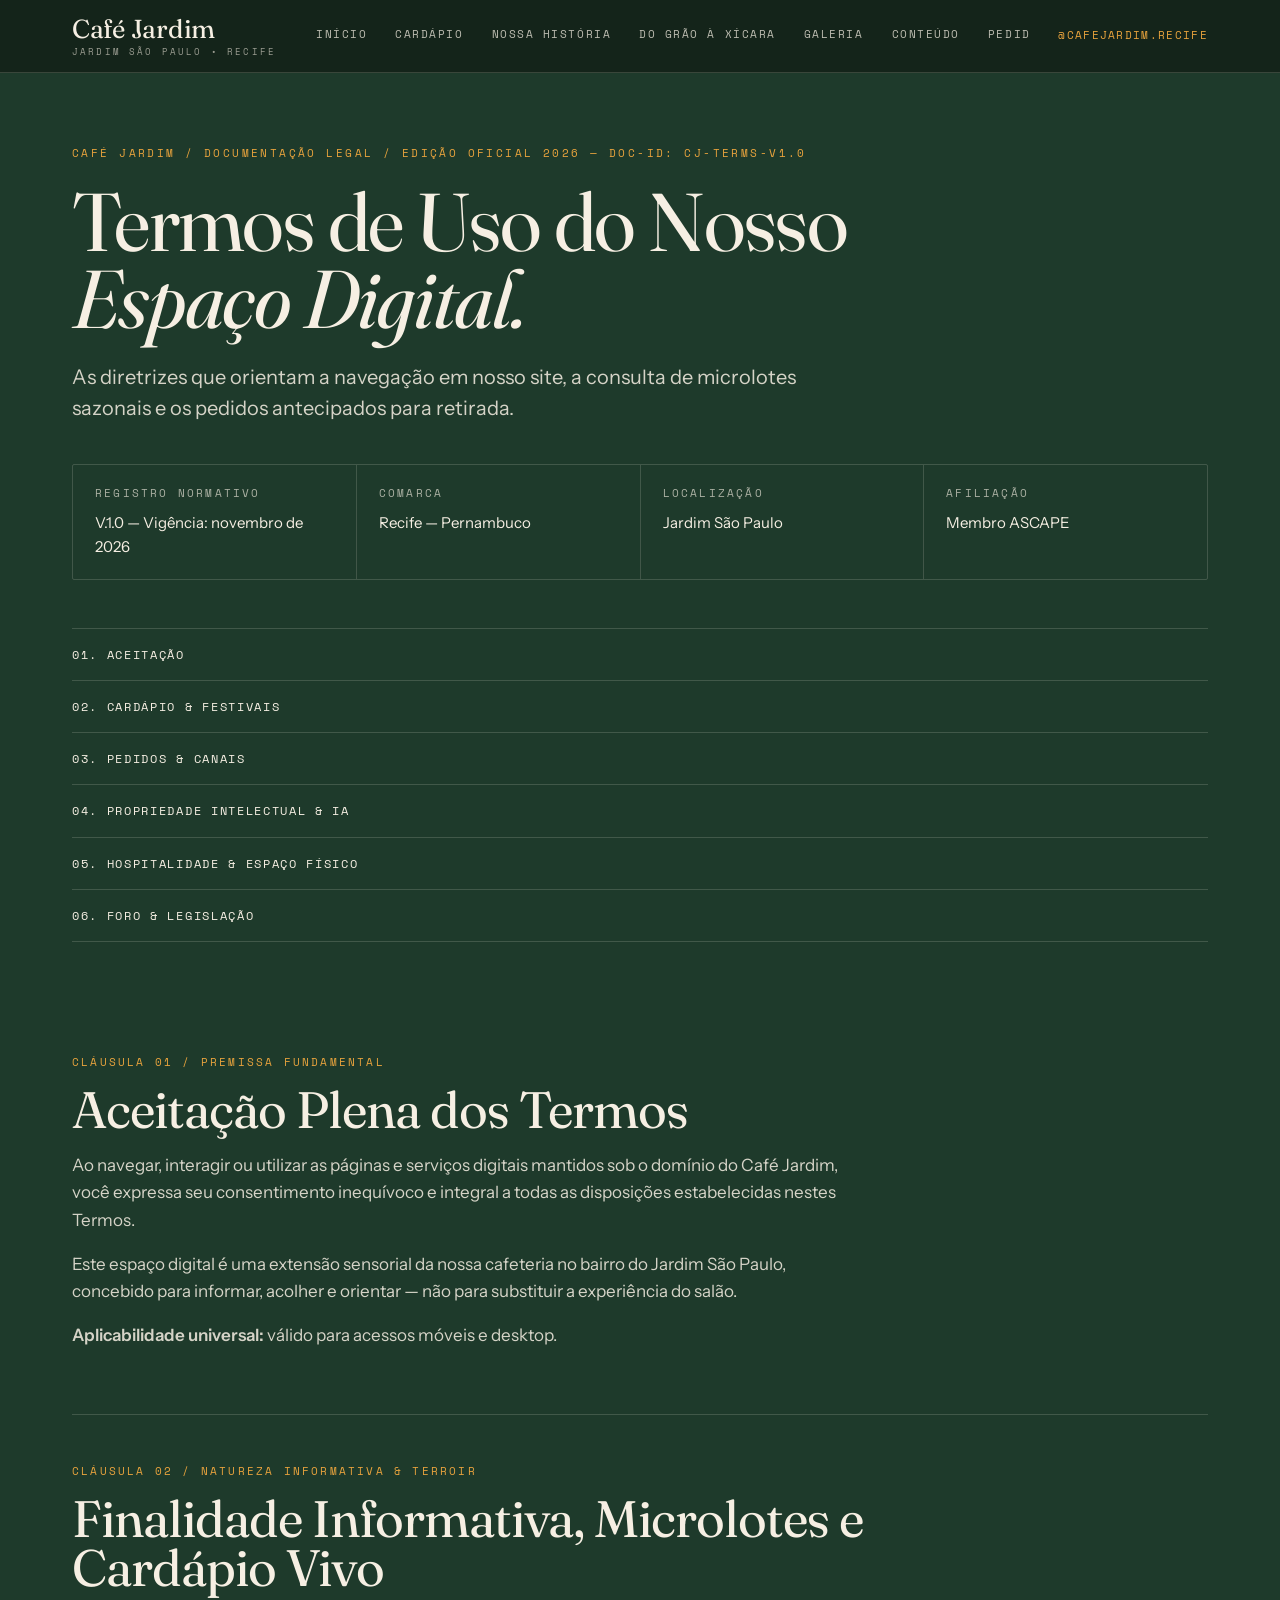
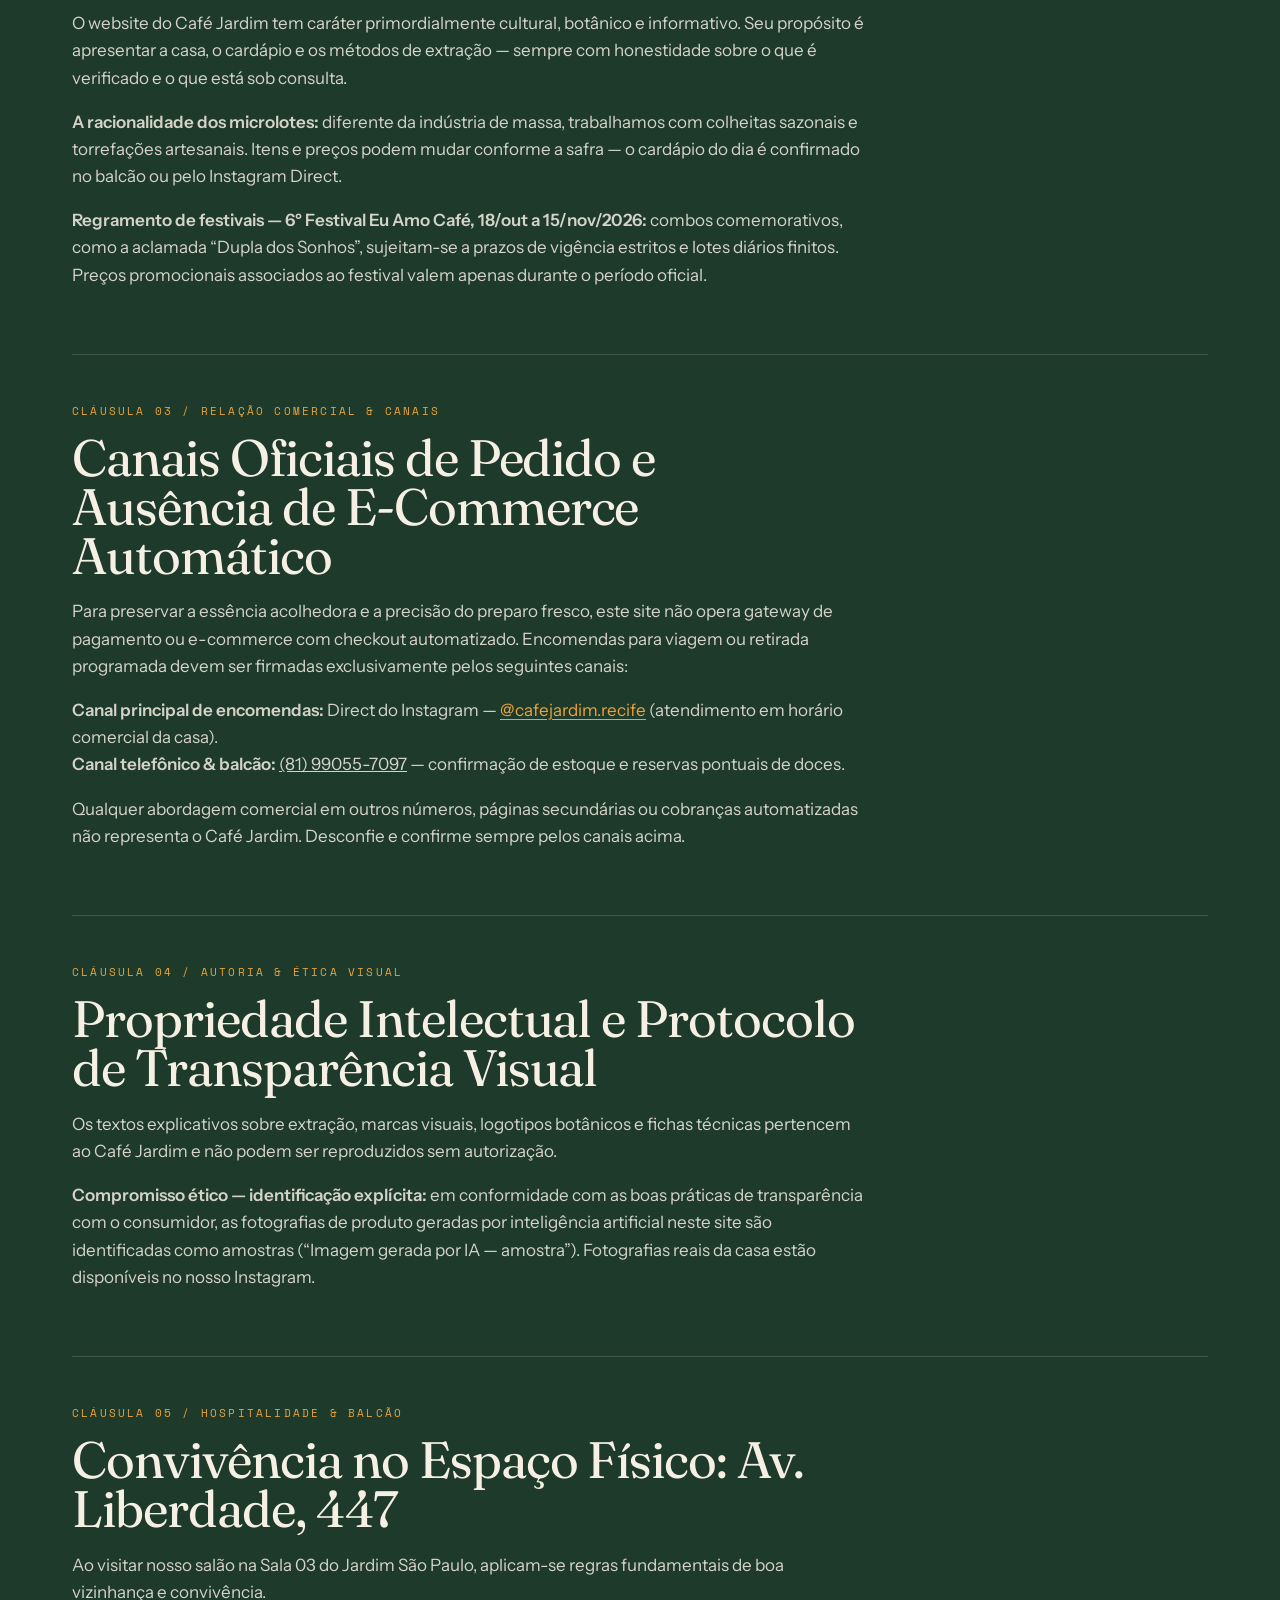
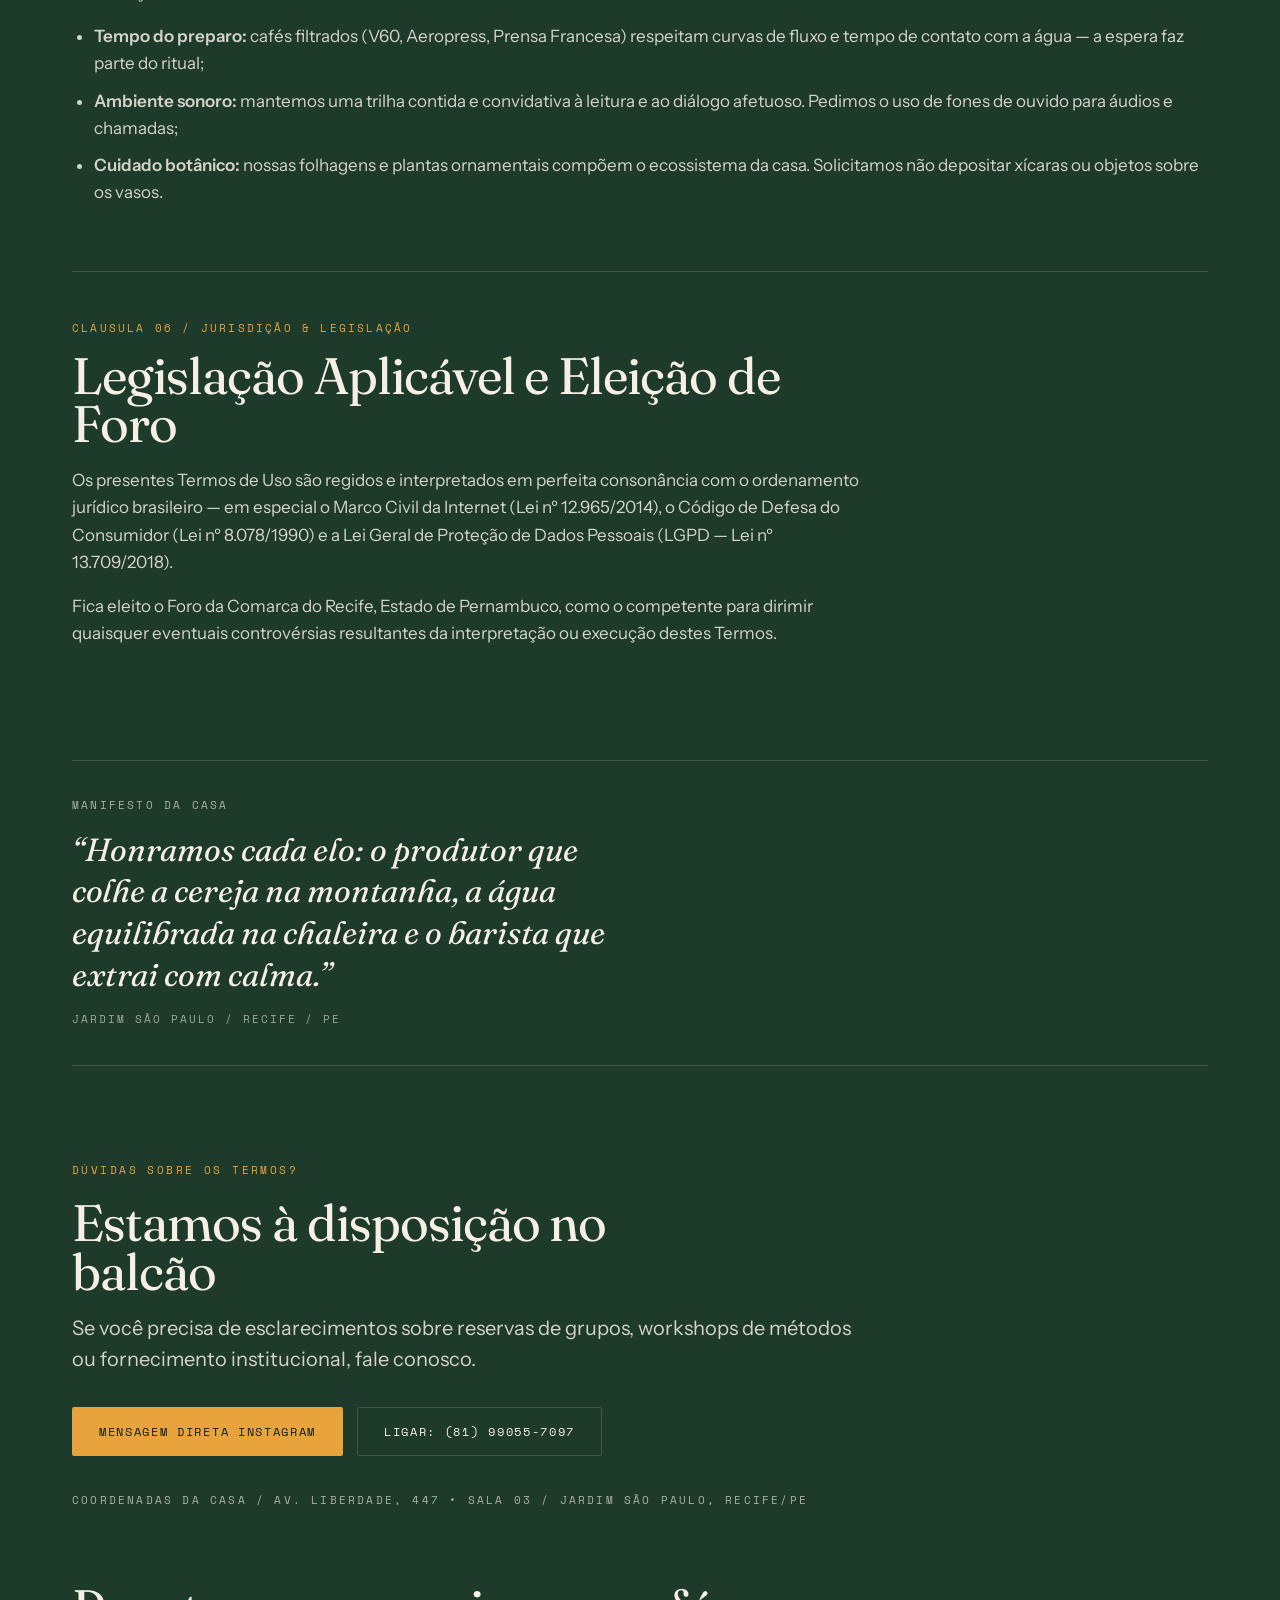
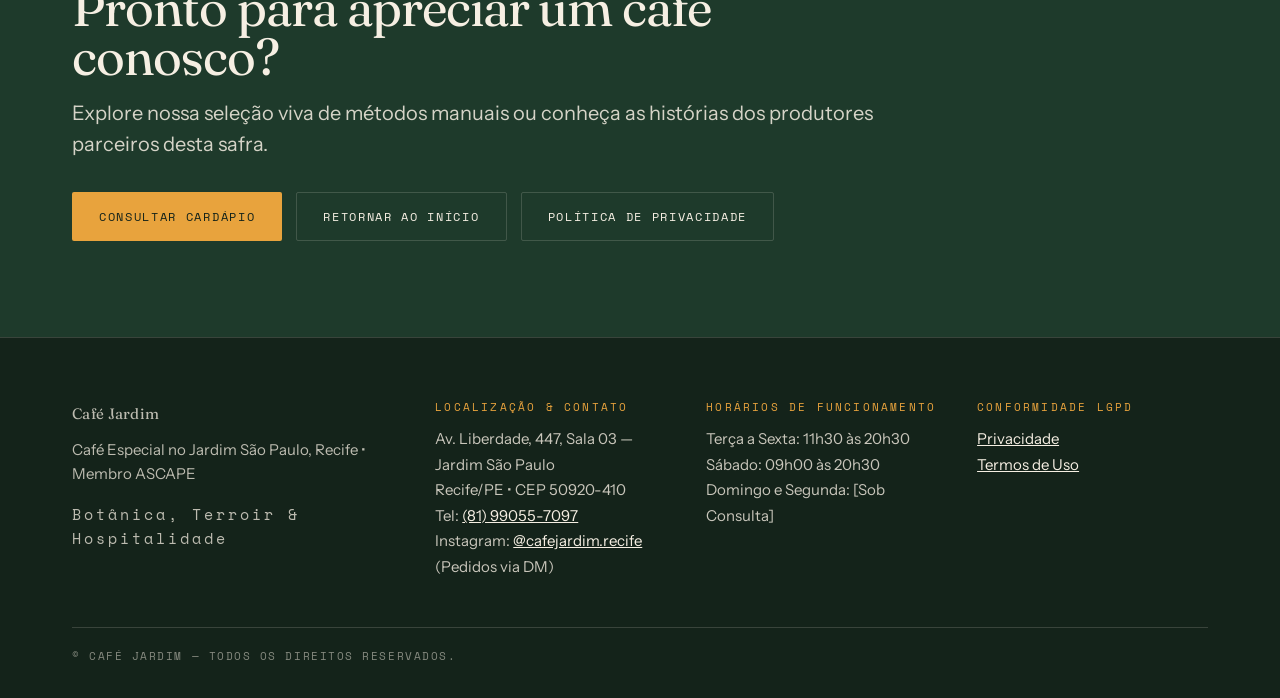
<file: termos.html>
<!DOCTYPE html>
<html lang="pt-BR">
<head>
<meta charset="UTF-8">
<meta name="viewport" content="width=device-width, initial-scale=1.0">
<title>Termos de Uso — Café Jardim, Recife</title>
<meta name="description" content="Termos de Uso do Café Jardim: finalidade informativa do site, cardápio vivo e festivais, canais oficiais de pedido, propriedade intelectual e foro de Recife/PE.">
<meta property="og:title" content="Termos de Uso — Café Jardim, Recife">
<meta property="og:type" content="website">
<link rel="stylesheet" href="assets/css/style.css">
</head>
<body>
<header class="site-header">
  <div class="wrap header-inner">
    <a class="brand" href="index.html"><span class="brand-name" data-biz>Café Jardim</span><span class="brand-sub">JARDIM SÃO PAULO • RECIFE</span></a>
    <nav class="site-nav" aria-label="Navegação principal">
      <a href="index.html">Início</a>
      <a href="cardapio.html">Cardápio</a>
      <a href="historia.html">Nossa História</a>
      <a href="grao.html">Do Grão à Xícara</a>
      <a href="galeria.html">Galeria</a>
      <a href="conteudo.html">Conteúdo</a>
      <a href="pedidos.html">Pedidos &amp; Visite</a>
    </nav>
    <a class="ig-link" href="https://www.instagram.com/cafejardim.recife" target="_blank" rel="noopener">@CAFEJARDIM.RECIFE</a>
  </div>
</header>

<main>
  <section class="hero">
    <div class="wrap">
      <p class="eyebrow reveal">Café Jardim / Documentação legal / Edição oficial 2026 — Doc-ID: CJ-TERMS-V1.0</p>
      <h1 class="reveal" data-delay="1" style="max-width:20ch">Termos de Uso do Nosso <em>Espaço Digital.</em></h1>
      <p class="lead reveal" data-delay="2" style="margin-top:24px">As diretrizes que orientam a navegação em nosso site, a consulta de microlotes sazonais e os pedidos antecipados para retirada.</p>
      <div class="legal-meta reveal" data-delay="3">
        <div><span class="label">Registro normativo</span><p>V.1.0 — Vigência: novembro de 2026</p></div>
        <div><span class="label">Comarca</span><p>Recife — Pernambuco</p></div>
        <div><span class="label">Localização</span><p>Jardim São Paulo</p></div>
        <div><span class="label">Afiliação</span><p>Membro ASCAPE</p></div>
      </div>
      <ol class="legal-index reveal">
        <li><a href="#clausula-1">01. Aceitação</a></li>
        <li><a href="#clausula-2">02. Cardápio &amp; festivais</a></li>
        <li><a href="#clausula-3">03. Pedidos &amp; canais</a></li>
        <li><a href="#clausula-4">04. Propriedade intelectual &amp; IA</a></li>
        <li><a href="#clausula-5">05. Hospitalidade &amp; espaço físico</a></li>
        <li><a href="#clausula-6">06. Foro &amp; legislação</a></li>
      </ol>
    </div>
  </section>

  <section class="section" style="padding-top:0">
    <div class="wrap">
      <article class="article" id="clausula-1">
        <span class="label">Cláusula 01 / Premissa fundamental</span>
        <h2>Aceitação Plena dos Termos</h2>
        <p>Ao navegar, interagir ou utilizar as páginas e serviços digitais mantidos sob o domínio do Café Jardim, você expressa seu consentimento inequívoco e integral a todas as disposições estabelecidas nestes Termos.</p>
        <p>Este espaço digital é uma extensão sensorial da nossa cafeteria no bairro do Jardim São Paulo, concebido para informar, acolher e orientar — não para substituir a experiência do salão.</p>
        <p><strong>Aplicabilidade universal:</strong> válido para acessos móveis e desktop.</p>
      </article>

      <article class="article" id="clausula-2">
        <span class="label">Cláusula 02 / Natureza informativa &amp; terroir</span>
        <h2>Finalidade Informativa, Microlotes e Cardápio Vivo</h2>
        <p>O website do Café Jardim tem caráter primordialmente cultural, botânico e informativo. Seu propósito é apresentar a casa, o cardápio e os métodos de extração — sempre com honestidade sobre o que é verificado e o que está sob consulta.</p>
        <p><strong>A racionalidade dos microlotes:</strong> diferente da indústria de massa, trabalhamos com colheitas sazonais e torrefações artesanais. Itens e preços podem mudar conforme a safra — o cardápio do dia é confirmado no balcão ou pelo Instagram Direct.</p>
        <p><strong>Regramento de festivais — 6º Festival Eu Amo Café, 18/out a 15/nov/2026:</strong> combos comemorativos, como a aclamada “Dupla dos Sonhos”, sujeitam-se a prazos de vigência estritos e lotes diários finitos. Preços promocionais associados ao festival valem apenas durante o período oficial.</p>
      </article>

      <article class="article" id="clausula-3">
        <span class="label">Cláusula 03 / Relação comercial &amp; canais</span>
        <h2>Canais Oficiais de Pedido e Ausência de E-Commerce Automático</h2>
        <p>Para preservar a essência acolhedora e a precisão do preparo fresco, este site não opera gateway de pagamento ou e-commerce com checkout automatizado. Encomendas para viagem ou retirada programada devem ser firmadas exclusivamente pelos seguintes canais:</p>
        <p><strong>Canal principal de encomendas:</strong> Direct do Instagram — <a class="text-link" href="https://www.instagram.com/cafejardim.recife" target="_blank" rel="noopener">@cafejardim.recife</a> (atendimento em horário comercial da casa).<br><strong>Canal telefônico &amp; balcão:</strong> <a href="tel:+5581990557097">(81) 99055-7097</a> — confirmação de estoque e reservas pontuais de doces.</p>
        <p>Qualquer abordagem comercial em outros números, páginas secundárias ou cobranças automatizadas não representa o Café Jardim. Desconfie e confirme sempre pelos canais acima.</p>
      </article>

      <article class="article" id="clausula-4">
        <span class="label">Cláusula 04 / Autoria &amp; ética visual</span>
        <h2>Propriedade Intelectual e Protocolo de Transparência Visual</h2>
        <p>Os textos explicativos sobre extração, marcas visuais, logotipos botânicos e fichas técnicas pertencem ao Café Jardim e não podem ser reproduzidos sem autorização.</p>
        <p><strong>Compromisso ético — identificação explícita:</strong> em conformidade com as boas práticas de transparência com o consumidor, as fotografias de produto geradas por inteligência artificial neste site são identificadas como amostras (“Imagem gerada por IA — amostra”). Fotografias reais da casa estão disponíveis no nosso Instagram.</p>
      </article>

      <article class="article" id="clausula-5">
        <span class="label">Cláusula 05 / Hospitalidade &amp; balcão</span>
        <h2>Convivência no Espaço Físico: Av. Liberdade, 447</h2>
        <p>Ao visitar nosso salão na Sala 03 do Jardim São Paulo, aplicam-se regras fundamentais de boa vizinhança e convivência.</p>
        <ul>
          <li><strong>Tempo do preparo:</strong> cafés filtrados (V60, Aeropress, Prensa Francesa) respeitam curvas de fluxo e tempo de contato com a água — a espera faz parte do ritual;</li>
          <li><strong>Ambiente sonoro:</strong> mantemos uma trilha contida e convidativa à leitura e ao diálogo afetuoso. Pedimos o uso de fones de ouvido para áudios e chamadas;</li>
          <li><strong>Cuidado botânico:</strong> nossas folhagens e plantas ornamentais compõem o ecossistema da casa. Solicitamos não depositar xícaras ou objetos sobre os vasos.</li>
        </ul>
      </article>

      <article class="article" id="clausula-6">
        <span class="label">Cláusula 06 / Jurisdição &amp; legislação</span>
        <h2>Legislação Aplicável e Eleição de Foro</h2>
        <p>Os presentes Termos de Uso são regidos e interpretados em perfeita consonância com o ordenamento jurídico brasileiro — em especial o Marco Civil da Internet (Lei nº 12.965/2014), o Código de Defesa do Consumidor (Lei nº 8.078/1990) e a Lei Geral de Proteção de Dados Pessoais (LGPD — Lei nº 13.709/2018).</p>
        <p>Fica eleito o Foro da Comarca do Recife, Estado de Pernambuco, como o competente para dirimir quaisquer eventuais controvérsias resultantes da interpretação ou execução destes Termos.</p>
      </article>

      <div class="ethical-quote reveal">
        <span class="label" style="display:block;margin-bottom:14px">Manifesto da casa</span>
        <blockquote>“Honramos cada elo: o produtor que colhe a cereja na montanha, a água equilibrada na chaleira e o barista que extrai com calma.”</blockquote>
        <cite>Jardim São Paulo / Recife / PE</cite>
      </div>

      <div class="cta-band" style="padding:48px 0 0">
        <p class="eyebrow reveal">Dúvidas sobre os termos?</p>
        <h2 class="reveal" data-delay="1">Estamos à disposição no balcão</h2>
        <p class="lead reveal" data-delay="2">Se você precisa de esclarecimentos sobre reservas de grupos, workshops de métodos ou fornecimento institucional, fale conosco.</p>
        <div class="hero-ctas reveal" data-delay="3">
          <a class="btn btn--honey" href="https://www.instagram.com/cafejardim.recife" target="_blank" rel="noopener">Mensagem direta Instagram</a>
          <a class="btn btn--ghost" href="tel:+5581990557097">Ligar: (81) 99055-7097</a>
        </div>
        <p class="label" style="margin-top:36px">Coordenadas da casa / Av. Liberdade, 447 • Sala 03 / Jardim São Paulo, Recife/PE</p>
      </div>

      <div class="cta-band" style="padding:64px 0 0">
        <h2>Pronto para apreciar um café conosco?</h2>
        <p class="lead">Explore nossa seleção viva de métodos manuais ou conheça as histórias dos produtores parceiros desta safra.</p>
        <div class="hero-ctas">
          <a class="btn btn--honey" href="cardapio.html">Consultar cardápio</a>
          <a class="btn btn--ghost" href="index.html">Retornar ao início</a>
          <a class="btn btn--ghost" href="privacidade.html">Política de Privacidade</a>
        </div>
      </div>
    </div>
  </section>
</main>

<footer class="site-footer">
  <div class="wrap">
    <div class="foot-grid">
      <div class="foot-brand">
        <p class="foot-logo" data-biz>Café Jardim</p>
        <p>Café Especial no Jardim São Paulo, Recife • Membro ASCAPE</p>
        <p class="foot-tag">Botânica, Terroir &amp; Hospitalidade</p>
      </div>
      <div class="foot-col">
        <h2>Localização &amp; Contato</h2>
        <address>Av. Liberdade, 447, Sala 03 — Jardim São Paulo<br>Recife/PE • CEP 50920-410<br>Tel: <a href="tel:+5581990557097">(81) 99055-7097</a><br>Instagram: <a href="https://www.instagram.com/cafejardim.recife" target="_blank" rel="noopener">@cafejardim.recife</a> (Pedidos via DM)</address>
      </div>
      <div class="foot-col">
        <h2>Horários de Funcionamento</h2>
        <p>Terça a Sexta: 11h30 às 20h30<br>Sábado: 09h00 às 20h30<br>Domingo e Segunda: [Sob Consulta]</p>
      </div>
      <div class="foot-col">
        <h2>Conformidade LGPD</h2>
        <p><a href="privacidade.html">Privacidade</a><br><a href="termos.html">Termos de Uso</a></p>
      </div>
    </div>
    <p class="foot-copy">© Café Jardim — Todos os direitos reservados.</p>
  </div>
</footer>
<script src="assets/js/main.js" defer></script>
</body>
</html>
</file>
<file: assets/css/style.css>
/* Café Jardim — "Jardim Botânico" design system. Dark-first botanical editorial.
   Tokens (exact, zero hardcoded hex outside these variables). */
:root{
  --garden-deep:#1E3A2B;
  --garden-ink:#14231A;
  --cream:#F6EFE3;
  --cream-dim:#E9DFC9;
  --roast:#6B3F22;
  --honey:#E8A33D;
  --leaf:#7A9B6D;
  --line-dark:rgba(246,239,227,.16);
  --line-light:rgba(20,35,26,.14);
  --wrap:1200px;
  --ease:cubic-bezier(.16,1,.3,1);
}
@font-face{font-family:'Fraunces';font-style:normal;font-weight:400 600;font-display:swap;src:url(../fonts/Fraunces-Regular.woff2) format('woff2')}
@font-face{font-family:'Fraunces';font-style:italic;font-weight:400 600;font-display:swap;src:url(../fonts/Fraunces-Italic.woff2) format('woff2')}
@font-face{font-family:'Instrument Sans';font-style:normal;font-weight:400 600;font-display:swap;src:url(../fonts/InstrumentSans.woff2) format('woff2')}
@font-face{font-family:'Space Mono';font-style:normal;font-weight:400;font-display:swap;src:url(../fonts/SpaceMono-Regular.woff2) format('woff2')}
@font-face{font-family:'Space Mono';font-style:normal;font-weight:700;font-display:swap;src:url(../fonts/SpaceMono-Bold.woff2) format('woff2')}

/* First rule sets the page background — no white flash on a dark design. */
html{background:var(--garden-deep)}
*,*::before,*::after{box-sizing:border-box}
body{
  margin:0;background:var(--garden-deep);color:var(--cream);
  font-family:'Instrument Sans',system-ui,sans-serif;font-size:17px;line-height:1.6;
  -webkit-font-smoothing:antialiased;overflow-x:hidden;
}
::selection{background:var(--honey);color:var(--garden-ink)}
img{max-width:100%;height:auto;display:block}
a{color:inherit}
a:focus-visible,button:focus-visible,input:focus-visible,select:focus-visible,textarea:focus-visible{outline:2px solid var(--honey);outline-offset:3px}
h1,h2,h3{font-family:'Fraunces',Georgia,serif;font-weight:400;line-height:.95;letter-spacing:-.02em;margin:0}
h1{font-size:clamp(2.4rem,6.4vw,5.4rem)}
h2{font-size:clamp(1.9rem,4vw,3.2rem)}
h3{font-size:clamp(1.35rem,2.4vw,1.8rem);line-height:1.1}
h1 em,h2 em,h3 em{font-style:italic}
p{margin:0 0 1em}
.wrap{max-width:var(--wrap);margin:0 auto;padding:0 32px}
.label{font-family:'Space Mono',monospace;font-size:11px;letter-spacing:.2em;text-transform:uppercase;color:rgba(246,239,227,.65)}
.label--dark{color:rgba(20,35,26,.6)}
.eyebrow{font-family:'Space Mono',monospace;font-size:11px;letter-spacing:.22em;text-transform:uppercase;color:var(--honey);margin:0 0 20px}
.section{padding:96px 0}
.section--cream{background:var(--cream);color:var(--garden-ink)}
.section--ink{background:var(--garden-ink)}
.section--cream .label{color:rgba(20,35,26,.6)}
.lead{font-size:clamp(1.05rem,1.6vw,1.25rem);line-height:1.55;max-width:62ch}
.rule{border:0;border-top:1px solid var(--line-dark);margin:0}
.section--cream .rule{border-top-color:var(--line-light)}

/* ---------- Buttons / links ---------- */
.btn{display:inline-flex;align-items:center;gap:10px;min-height:48px;padding:14px 26px;border:1px solid transparent;border-radius:2px;font-family:'Space Mono',monospace;font-size:12px;letter-spacing:.14em;text-transform:uppercase;text-decoration:none;cursor:pointer;transition:transform .2s var(--ease),background .2s var(--ease),color .2s var(--ease),border-color .2s var(--ease)}
.btn:hover{transform:scale(1.03)}
.btn:active{transform:scale(.97)}
.btn--honey{background:var(--honey);color:var(--garden-ink)}
.btn--ghost{border-color:var(--line-dark);color:var(--cream)}
.btn--ghost:hover{border-color:var(--cream)}
.btn--ink{background:var(--garden-ink);color:var(--cream)}
.btn--outline-dark{border-color:rgba(20,35,26,.4);color:var(--garden-ink)}
.btn--outline-dark:hover{border-color:var(--garden-ink)}
.text-link{color:var(--honey);text-underline-offset:3px}
.section--cream .text-link{color:var(--roast)}

/* ---------- Header ---------- */
.site-header{position:sticky;top:0;z-index:50;background:rgba(20,35,26,.92);backdrop-filter:blur(10px);border-bottom:1px solid var(--line-dark)}
.header-inner{display:flex;align-items:center;gap:28px;min-height:72px}
.brand{text-decoration:none;display:flex;flex-direction:column;line-height:1.1;flex-shrink:0}
.brand-name{font-family:'Fraunces',serif;font-size:26px;letter-spacing:-.01em}
.brand-sub{font-family:'Space Mono',monospace;font-size:9px;letter-spacing:.24em;color:rgba(246,239,227,.6);margin-top:3px}
.site-nav{display:flex;gap:4px;margin-left:auto;overflow-x:auto;scrollbar-width:none}
.site-nav::-webkit-scrollbar{display:none}
.site-nav a{font-family:'Space Mono',monospace;font-size:11px;letter-spacing:.14em;text-transform:uppercase;text-decoration:none;color:rgba(246,239,227,.75);padding:10px 12px;white-space:nowrap;border-bottom:2px solid transparent}
.site-nav a:hover{color:var(--cream)}
.site-nav a[aria-current="page"]{color:var(--honey);border-bottom-color:var(--honey)}
.ig-link{font-family:'Space Mono',monospace;font-size:11px;letter-spacing:.12em;text-decoration:none;color:var(--honey);white-space:nowrap;flex-shrink:0}

/* ---------- Hero ---------- */
.hero{padding:72px 0 64px}
.hero-grid{display:grid;grid-template-columns:1.05fr .95fr;gap:56px;align-items:center}
.hero h1{margin:0 0 24px}
.hero .lead{color:rgba(246,239,227,.85)}
.hero-ctas{display:flex;flex-wrap:wrap;gap:14px;margin:32px 0 40px}
.hero-badges{display:flex;flex-wrap:wrap;gap:0;border-top:1px solid var(--line-dark)}
.hero-badges div{flex:1;min-width:160px;padding:18px 18px 0 0;border-right:1px solid var(--line-dark);margin-right:18px}
.hero-badges div:last-child{border-right:0;margin-right:0}
.hero-badges .label{display:block;margin-bottom:6px}
.hero-badges strong{display:block;font-family:'Fraunces',serif;font-weight:400;font-size:19px;line-height:1.2}
.hero-media{position:relative;overflow:hidden;border-radius:2px}
.hero-media img{width:100%;height:100%;object-fit:cover;aspect-ratio:4/5;animation:steam 6s var(--ease) infinite alternate}
@keyframes steam{from{transform:scale(1)}to{transform:scale(1.06)}}
.hero-media figcaption{position:absolute;left:0;right:0;bottom:0;padding:18px 20px;background:linear-gradient(transparent,rgba(20,35,26,.88));font-size:14px;line-height:1.45}
.ai-tag{display:inline-block;font-family:'Space Mono',monospace;font-size:10px;letter-spacing:.16em;text-transform:uppercase;background:var(--garden-ink);color:var(--honey);border:1px solid rgba(232,163,61,.5);padding:6px 10px;border-radius:2px}
.hero-media .ai-tag{position:absolute;top:14px;left:14px;z-index:2}

/* ---------- Marquee ---------- */
.marquee{background:var(--honey);color:var(--garden-ink);overflow:hidden;padding:14px 0;border-top:1px solid var(--garden-ink);border-bottom:1px solid var(--garden-ink)}
.marquee-track{display:flex;gap:0;width:max-content;animation:marquee 28s linear infinite;white-space:nowrap}
.marquee-track span{font-family:'Space Mono',monospace;font-size:13px;letter-spacing:.22em;text-transform:uppercase;padding:0 18px}
@keyframes marquee{from{transform:translateX(0)}to{transform:translateX(-50%)}}

/* ---------- Festival feature ---------- */
.festival-card{display:grid;grid-template-columns:1fr 1fr;gap:0;border:1px solid var(--line-dark);border-radius:2px;overflow:hidden}
.festival-copy{padding:56px 52px;background:var(--garden-ink)}
.festival-copy h2{margin:0 0 8px}
.festival-copy h3{margin:18px 0 14px;color:var(--honey);font-style:italic}
.festival-copy p{color:rgba(246,239,227,.85)}
.festival-facts{list-style:none;margin:26px 0;padding:0;border-top:1px solid var(--line-dark)}
.festival-facts li{display:flex;justify-content:space-between;gap:16px;padding:12px 0;border-bottom:1px solid var(--line-dark);font-size:15px}
.festival-facts li span:first-child{font-family:'Space Mono',monospace;font-size:11px;letter-spacing:.16em;text-transform:uppercase;color:rgba(246,239,227,.6);padding-top:3px}
.festival-price{display:flex;align-items:baseline;gap:16px;margin:28px 0 8px}
.festival-price .price{font-family:'Fraunces',serif;font-size:52px;line-height:1;color:var(--honey)}
.festival-price .label{max-width:26ch;line-height:1.7}
.festival-note{font-size:13px;color:rgba(246,239,227,.6);margin:10px 0 24px}
.festival-media{position:relative;min-height:100%}
.festival-media img{position:absolute;inset:0;width:100%;height:100%;object-fit:cover}
.festival-media .ai-tag{position:absolute;top:14px;left:14px;z-index:2}
.festival-media .edition{position:absolute;bottom:14px;right:14px;z-index:2}

/* ---------- Pillars / manifesto ---------- */
.pillars{display:grid;grid-template-columns:repeat(3,1fr);gap:0;border-top:1px solid var(--line-dark);margin-top:48px}
.pillar{padding:36px 32px 8px 0;border-right:1px solid var(--line-dark);margin-right:32px}
.pillar:last-child{border-right:0;margin-right:0}
.pillar .num{font-family:'Fraunces',serif;font-style:italic;font-size:20px;color:var(--honey)}
.pillar h3{margin:14px 0 12px}
.pillar p{color:rgba(246,239,227,.8);font-size:16px}
.pillar .tag{display:inline-block;margin-top:8px;font-family:'Space Mono',monospace;font-size:11px;letter-spacing:.14em;text-transform:uppercase;color:var(--leaf);border:1px solid rgba(122,155,109,.5);padding:7px 10px;border-radius:2px}

/* ---------- Visit strip ---------- */
.visit-strip{display:grid;grid-template-columns:repeat(4,1fr);gap:0;border:1px solid var(--line-dark);border-radius:2px;overflow:hidden}
.visit-cell{padding:28px 26px;border-right:1px solid var(--line-dark)}
.visit-cell:last-child{border-right:0}
.visit-cell h3{font-size:15px;font-family:'Space Mono',monospace;letter-spacing:.16em;text-transform:uppercase;margin:0 0 12px;color:var(--honey)}
.visit-cell p{font-size:15px;line-height:1.6;color:rgba(246,239,227,.85);margin:0}
.visit-cell a{color:var(--cream)}

/* ---------- Section heads ---------- */
.sec-head{max-width:760px;margin-bottom:48px}
.sec-head h2{margin:0 0 16px}
.sec-head .lead{color:rgba(246,239,227,.85)}
.section--cream .sec-head .lead{color:rgba(20,35,26,.75)}

/* ---------- Footer ---------- */
.site-footer{border-top:1px solid var(--line-dark);background:var(--garden-ink);padding:64px 0 32px}
.foot-grid{display:grid;grid-template-columns:1.4fr 1fr 1fr 1fr;gap:40px}
.foot-logo{font-family:'Fraunces',serif;font-size:30px;letter-spacing:.02em;margin:0 0 12px}
.foot-brand p{color:rgba(246,239,227,.75);font-size:15px}
.foot-tag{font-family:'Space Mono',monospace;font-size:11px;letter-spacing:.2em;color:var(--honey);margin-top:16px}
.foot-col h2{font-family:'Space Mono',monospace;font-size:11px;letter-spacing:.2em;text-transform:uppercase;color:var(--honey);margin:0 0 14px}
.foot-col p,.foot-col address{font-style:normal;font-size:15px;line-height:1.7;color:rgba(246,239,227,.8);margin:0}
.foot-col a{color:var(--cream)}
.foot-copy{margin:48px 0 0;padding-top:20px;border-top:1px solid var(--line-dark);font-family:'Space Mono',monospace;font-size:11px;letter-spacing:.14em;text-transform:uppercase;color:rgba(246,239,227,.5)}

/* ---------- Cardápio (editorial newspaper) ---------- */
.masthead{border-top:3px double var(--garden-ink);border-bottom:1px solid var(--line-light);padding:14px 0;display:flex;justify-content:space-between;gap:16px;flex-wrap:wrap}
.masthead span{font-family:'Space Mono',monospace;font-size:11px;letter-spacing:.18em;text-transform:uppercase;color:rgba(20,35,26,.65)}
.menu-note{border:1px solid var(--line-light);padding:18px 22px;margin:32px 0 56px;font-size:15px}
.menu-note strong{font-family:'Space Mono',monospace;font-size:11px;letter-spacing:.18em;text-transform:uppercase;display:block;margin-bottom:6px}
.menu-section{margin-bottom:72px}
.menu-section-head{display:flex;align-items:baseline;justify-content:space-between;gap:20px;border-bottom:2px solid var(--garden-ink);padding-bottom:14px;margin-bottom:8px}
.menu-section-head h2{margin:0}
.menu-items{list-style:none;margin:0;padding:0}
.menu-item{display:grid;grid-template-columns:1fr auto;gap:8px 32px;padding:22px 0;border-bottom:1px solid var(--line-light)}
.menu-item h3{font-size:24px;margin:0 0 6px}
.menu-item p{margin:0;font-size:15px;color:rgba(20,35,26,.75);max-width:62ch}
.menu-item .spec{font-family:'Space Mono',monospace;font-size:11px;letter-spacing:.14em;text-transform:uppercase;color:rgba(20,35,26,.55);margin-top:10px}
.menu-item .price{font-family:'Space Mono',monospace;font-size:13px;letter-spacing:.1em;text-transform:uppercase;white-space:nowrap;padding-top:6px}
.menu-item .price--honey{color:var(--roast);font-weight:700}
.menu-tag{display:inline-block;font-family:'Space Mono',monospace;font-size:10px;letter-spacing:.16em;text-transform:uppercase;background:var(--honey);color:var(--garden-ink);padding:4px 8px;border-radius:2px;margin-left:10px;vertical-align:middle}
.menu-footnote{font-family:'Space Mono',monospace;font-size:11px;letter-spacing:.14em;text-transform:uppercase;color:rgba(20,35,26,.6);margin-top:20px}
.barista-tip{border-left:3px solid var(--honey);padding:6px 0 6px 22px;margin-top:36px;max-width:70ch}
.barista-tip strong{font-family:'Space Mono',monospace;font-size:11px;letter-spacing:.18em;text-transform:uppercase;display:block;margin-bottom:8px}
.barista-tip p{margin:0;font-size:16px;color:rgba(20,35,26,.8)}

/* generic extraction guide (no invented numbers) */
.guide-grid{display:grid;grid-template-columns:repeat(3,1fr);gap:0;border:1px solid var(--line-light);border-radius:2px;overflow:hidden;margin-top:32px}
.guide-cell{padding:30px 28px;border-right:1px solid var(--line-light)}
.guide-cell:last-child{border-right:0}
.guide-cell h3{margin:0 0 10px}
.guide-cell p{font-size:15px;color:rgba(20,35,26,.75);margin:0 0 14px}
.guide-cell .price{font-family:'Space Mono',monospace;font-size:12px;letter-spacing:.12em;text-transform:uppercase}

/* ---------- História ---------- */
.ghost-wrap{position:relative;overflow:hidden}
.ghost-word{position:absolute;top:40px;left:50%;transform:translateX(-50%);font-family:'Fraunces',serif;font-weight:600;font-size:clamp(120px,26vw,340px);line-height:.8;letter-spacing:-.03em;color:transparent;-webkit-text-stroke:1px rgba(246,239,227,.13);pointer-events:none;user-select:none;white-space:nowrap}
.ghost-wrap .wrap{position:relative;z-index:1}
.story-cols{display:grid;grid-template-columns:1fr 1fr;gap:56px;margin-top:8px}
.story-cols h2{font-size:clamp(1.5rem,2.6vw,2.1rem);margin:0 0 16px}
.story-cols p{color:rgba(246,239,227,.82)}
.story-cols .col-num{font-family:'Space Mono',monospace;font-size:11px;letter-spacing:.2em;color:var(--honey);display:block;margin-bottom:14px}
.pull-quote{border-top:1px solid var(--line-dark);border-bottom:1px solid var(--line-dark);padding:40px 0;margin:56px 0}
.pull-quote blockquote{font-family:'Fraunces',serif;font-style:italic;font-size:clamp(1.5rem,3vw,2.3rem);line-height:1.25;margin:0;max-width:22ch}
.pull-quote cite{display:block;margin-top:18px;font-family:'Space Mono',monospace;font-style:normal;font-size:11px;letter-spacing:.18em;text-transform:uppercase;color:rgba(246,239,227,.6)}
.timeline{list-style:none;margin:0;padding:0;border-top:1px solid var(--line-dark)}
.timeline li{display:grid;grid-template-columns:220px 1fr;gap:32px;padding:36px 0;border-bottom:1px solid var(--line-dark)}
.timeline .when{font-family:'Space Mono',monospace;font-size:12px;letter-spacing:.16em;text-transform:uppercase;color:var(--honey);padding-top:8px}
.timeline h3{margin:0 0 10px}
.timeline p{color:rgba(246,239,227,.82);margin:0;max-width:64ch}
.timeline .tag{display:inline-block;margin-top:14px}
.values{display:grid;grid-template-columns:repeat(3,1fr);gap:0;border-top:1px solid var(--line-dark);margin-top:48px}
.value{padding:36px 32px 8px 0;border-right:1px solid var(--line-dark);margin-right:32px}
.value:last-child{border-right:0;margin-right:0}
.value .num{font-family:'Fraunces',serif;font-style:italic;font-size:20px;color:var(--honey)}
.value h3{margin:14px 0 12px}
.value p{color:rgba(246,239,227,.8);font-size:16px}
.cta-band{padding:72px 0;text-align:left}
.cta-band h2{margin:0 0 16px;max-width:20ch}
.cta-band .lead{color:rgba(246,239,227,.85)}
.cta-band .hero-ctas{margin-bottom:0}

/* ---------- Do Grão à Xícara ---------- */
.stat-strip{display:grid;grid-template-columns:repeat(4,1fr);gap:0;border:1px solid var(--line-dark);border-radius:2px;overflow:hidden;margin-top:48px}
.stat{padding:26px 24px;border-right:1px solid var(--line-dark)}
.stat:last-child{border-right:0}
.stat .label{display:block;margin-bottom:10px}
.stat strong{display:block;font-family:'Fraunces',serif;font-weight:400;font-size:34px;line-height:1}
.stat span{display:block;margin-top:8px;font-size:14px;color:rgba(246,239,227,.7)}
.criteria{display:grid;grid-template-columns:repeat(2,1fr);gap:1px;background:var(--line-dark);border:1px solid var(--line-dark);border-radius:2px;overflow:hidden;margin-top:40px}
.criterion{background:var(--garden-deep);padding:36px 32px}
.criterion .num{font-family:'Space Mono',monospace;font-size:11px;letter-spacing:.2em;color:var(--honey)}
.criterion h3{margin:14px 0 12px}
.criterion p{color:rgba(246,239,227,.82);margin:0 0 14px}
.criterion .tag{display:inline-block;font-family:'Space Mono',monospace;font-size:11px;letter-spacing:.14em;text-transform:uppercase;color:var(--leaf);border:1px solid rgba(122,155,109,.5);padding:7px 10px;border-radius:2px}
.steps{margin-top:8px}
.step{display:grid;grid-template-columns:1fr 1fr;gap:56px;padding:64px 0;border-top:1px solid var(--line-dark)}
.step:first-child{border-top:0}
.step-sticky{position:sticky;top:120px;align-self:start}
.step-sticky .phase{font-family:'Space Mono',monospace;font-size:11px;letter-spacing:.2em;text-transform:uppercase;color:var(--honey)}
.step-sticky h3{margin:16px 0 0;font-size:clamp(2rem,4vw,3rem)}
.step-sticky .big-num{font-family:'Fraunces',serif;font-style:italic;font-size:clamp(4rem,8vw,7rem);line-height:1;color:rgba(246,239,227,.16);display:block;margin-bottom:8px}
.step-body p{color:rgba(246,239,227,.85)}
.step-facts{list-style:none;margin:28px 0 0;padding:0;border-top:1px solid var(--line-dark)}
.step-facts li{display:flex;justify-content:space-between;gap:16px;padding:12px 0;border-bottom:1px solid var(--line-dark);font-size:15px}
.step-facts li span:first-child{font-family:'Space Mono',monospace;font-size:11px;letter-spacing:.16em;text-transform:uppercase;color:rgba(246,239,227,.6);padding-top:3px}
.methods{display:grid;grid-template-columns:repeat(2,1fr);gap:1px;background:var(--line-dark);border:1px solid var(--line-dark);border-radius:2px;overflow:hidden;margin-top:40px}
.method{background:var(--garden-deep);padding:36px 32px}
.method .label{display:block;margin-bottom:12px;color:var(--honey)}
.method h3{margin:0 0 12px}
.method p{color:rgba(246,239,227,.82);margin:0 0 16px}
.method dl{display:grid;grid-template-columns:auto 1fr;gap:6px 18px;margin:0;font-size:14px}
.method dt{font-family:'Space Mono',monospace;font-size:11px;letter-spacing:.14em;text-transform:uppercase;color:rgba(246,239,227,.6)}
.method dd{margin:0}
.params-note{border:1px solid var(--line-dark);border-radius:2px;padding:28px 30px;margin-top:40px}
.params-note h3{margin:0 0 10px}
.params-note p{color:rgba(246,239,227,.8);margin:0}

/* ---------- Galeria (bento + lightbox) ---------- */
.bento{display:grid;grid-template-columns:repeat(4,1fr);grid-auto-rows:230px;gap:16px}
.bento-item{position:relative;overflow:hidden;border-radius:2px;border:1px solid var(--line-dark);background:var(--garden-ink);cursor:pointer;padding:0;text-align:left;color:var(--cream);font:inherit}
.bento-item img{width:100%;height:100%;object-fit:cover;transition:transform .5s var(--ease)}
.bento-item:hover img{transform:scale(1.04)}
.bento-item--wide{grid-column:span 2}
.bento-item--tall{grid-row:span 2}
.bento-item--big{grid-column:span 2;grid-row:span 2}
.bento-item .ai-tag{position:absolute;top:12px;left:12px;z-index:2}
.bento-cap{position:absolute;left:0;right:0;bottom:0;padding:44px 18px 16px;background:linear-gradient(transparent,rgba(20,35,26,.9));z-index:1}
.bento-cap h2{font-size:19px;line-height:1.15;margin:6px 0 0}
.bento-cap .label{display:block}
.bento-cap .meta{font-family:'Space Mono',monospace;font-size:10px;letter-spacing:.14em;text-transform:uppercase;color:rgba(246,239,227,.65);margin-top:8px;display:block}
.transparency{border:1px solid var(--line-dark);border-radius:2px;padding:22px 26px;margin:0 0 40px;font-size:15px}
.transparency strong{font-family:'Space Mono',monospace;font-size:11px;letter-spacing:.18em;text-transform:uppercase;color:var(--honey);display:block;margin-bottom:8px}
.transparency p{margin:0;color:rgba(246,239,227,.85)}
.bento-strip{display:grid;grid-template-columns:repeat(3,1fr);gap:0;border:1px solid var(--line-dark);border-radius:2px;overflow:hidden;margin-top:56px}
.bento-strip div{padding:24px 26px;border-right:1px solid var(--line-dark)}
.bento-strip div:last-child{border-right:0}
.bento-strip .label{display:block;margin-bottom:8px}
.bento-strip p{margin:0;font-size:15px}
.lightbox{position:fixed;inset:0;z-index:100;background:rgba(20,35,26,.96);display:none;align-items:center;justify-content:center;padding:24px}
.lightbox[open]{display:flex}
.lightbox figure{max-width:920px;width:100%;margin:0}
.lightbox img{width:100%;max-height:72vh;object-fit:contain;border-radius:2px}
.lightbox figcaption{margin-top:16px;font-size:15px;color:rgba(246,239,227,.85)}
.lightbox figcaption .ai-tag{margin-bottom:10px}
.lightbox-close{position:absolute;top:18px;right:18px;background:none;border:1px solid var(--line-dark);color:var(--cream);font-family:'Space Mono',monospace;font-size:12px;letter-spacing:.14em;padding:12px 18px;cursor:pointer;border-radius:2px;min-height:44px}
.lightbox-nav{position:absolute;top:50%;transform:translateY(-50%);background:none;border:1px solid var(--line-dark);color:var(--cream);font-family:'Space Mono',monospace;font-size:13px;padding:14px 16px;cursor:pointer;border-radius:2px;min-height:44px}
.lightbox-prev{left:18px}
.lightbox-next{right:18px}

/* ---------- Conteúdo (7-day calendar) ---------- */
.day-grid{display:grid;grid-template-columns:repeat(2,1fr);gap:20px}
.day-card{border:1px solid var(--line-dark);border-radius:2px;padding:30px 28px;background:var(--garden-ink);position:relative}
.day-card--today{border-color:var(--honey)}
.today-marker{position:absolute;top:-11px;right:20px;background:var(--honey);color:var(--garden-ink);font-family:'Space Mono',monospace;font-size:10px;letter-spacing:.16em;text-transform:uppercase;padding:5px 10px;border-radius:2px}
.day-card .day-num{font-family:'Space Mono',monospace;font-size:11px;letter-spacing:.2em;color:var(--honey)}
.day-card h3{margin:12px 0 6px}
.day-card .format{font-family:'Space Mono',monospace;font-size:11px;letter-spacing:.14em;text-transform:uppercase;color:rgba(246,239,227,.65)}
.day-card .hook{font-family:'Fraunces',serif;font-style:italic;font-size:19px;line-height:1.35;margin:16px 0}
.day-card p{color:rgba(246,239,227,.8);font-size:15px}
.day-card .cta-line{margin-top:18px;padding-top:16px;border-top:1px solid var(--line-dark);font-size:14px}
.day-card .cta-line strong{font-family:'Space Mono',monospace;font-size:11px;letter-spacing:.16em;text-transform:uppercase;color:var(--honey);display:block;margin-bottom:6px}
.day-card .focus{margin-top:14px;font-family:'Space Mono',monospace;font-size:11px;letter-spacing:.14em;text-transform:uppercase;color:var(--leaf)}
.matrix-wrap{overflow-x:auto;margin-top:40px;border:1px solid var(--line-dark);border-radius:2px}
.matrix{width:100%;border-collapse:collapse;min-width:760px;font-size:15px}
.matrix th,.matrix td{padding:14px 18px;text-align:left;border-bottom:1px solid var(--line-dark)}
.matrix th{font-family:'Space Mono',monospace;font-size:11px;letter-spacing:.16em;text-transform:uppercase;color:var(--honey);background:var(--garden-ink)}
.matrix tr:last-child td{border-bottom:0}
.matrix td:first-child{font-family:'Space Mono',monospace;font-size:12px;letter-spacing:.12em}
.commitment{border-left:3px solid var(--honey);padding:6px 0 6px 24px;margin-top:56px;max-width:76ch}
.commitment h3{margin:0 0 12px}
.commitment p{color:rgba(246,239,227,.82);margin:0}
.credit-note{border:1px solid var(--line-dark);border-radius:2px;padding:20px 24px;margin-top:40px;font-size:14px;color:rgba(246,239,227,.75)}
.credit-note strong{font-family:'Space Mono',monospace;font-size:11px;letter-spacing:.18em;text-transform:uppercase;color:var(--honey);display:block;margin-bottom:8px}

/* ---------- Pedidos ---------- */
.order-steps{display:grid;grid-template-columns:repeat(3,1fr);gap:0;border:1px solid var(--line-dark);border-radius:2px;overflow:hidden;margin-top:40px}
.order-step{padding:36px 30px;border-right:1px solid var(--line-dark)}
.order-step:last-child{border-right:0}
.order-step .num{font-family:'Fraunces',serif;font-style:italic;font-size:44px;line-height:1;color:var(--honey)}
.order-step h3{margin:18px 0 12px}
.order-step p{color:rgba(246,239,227,.82);font-size:15px}
.order-step .note{margin-top:16px;padding-top:14px;border-top:1px solid var(--line-dark);font-size:13px;color:rgba(246,239,227,.65)}
.map-panel{border:1px solid var(--line-dark);border-radius:2px;padding:40px 36px;margin-top:40px;background:var(--garden-ink)}
.map-panel h2{margin:0 0 12px}
.map-panel p{color:rgba(246,239,227,.82);max-width:60ch}
.map-panel .hero-ctas{margin:28px 0 0}

/* ---------- Form ---------- */
.form-wrap{max-width:720px;margin-top:40px}
.form-field{margin-bottom:24px}
.form-field label{display:block;font-family:'Space Mono',monospace;font-size:11px;letter-spacing:.16em;text-transform:uppercase;margin-bottom:10px}
.form-field label .req{color:var(--honey)}
.form-field input,.form-field select,.form-field textarea{width:100%;background:var(--garden-ink);border:1px solid var(--line-dark);border-radius:2px;color:var(--cream);font-family:'Instrument Sans',sans-serif;font-size:16px;padding:14px 16px;min-height:52px}
.form-field textarea{min-height:140px;resize:vertical}
.form-field input::placeholder,.form-field textarea::placeholder{color:rgba(246,239,227,.4)}
.form-field input[aria-invalid="true"],.form-field select[aria-invalid="true"],.form-field textarea[aria-invalid="true"]{border-color:#e06a4d}
.field-error{display:none;font-size:14px;color:#f0a08c;margin-top:8px}
.field-error.show{display:block}
.consent{display:flex;gap:14px;align-items:flex-start;margin:8px 0 28px}
.consent input{width:22px;height:22px;margin-top:2px;accent-color:var(--honey);flex-shrink:0}
.consent label{font-size:14px;line-height:1.55;color:rgba(246,239,227,.85);text-transform:none;letter-spacing:0;font-family:'Instrument Sans',sans-serif;margin:0}
.form-success{display:none;border:1px solid var(--honey);border-radius:2px;padding:28px 30px;margin-top:8px}
.form-success.show{display:block}
.form-success h3{color:var(--honey);margin:0 0 10px}
.form-success p{margin:0;color:rgba(246,239,227,.85)}

/* ---------- Legal pages ---------- */
.legal-meta{display:flex;flex-wrap:wrap;gap:0;border:1px solid var(--line-dark);border-radius:2px;overflow:hidden;margin-top:40px}
.legal-meta div{flex:1;min-width:200px;padding:20px 22px;border-right:1px solid var(--line-dark)}
.legal-meta div:last-child{border-right:0}
.legal-meta .label{display:block;margin-bottom:8px}
.legal-meta p{margin:0;font-size:15px}
.legal-index{list-style:none;margin:48px 0 0;padding:0;border-top:1px solid var(--line-dark)}
.legal-index li{padding:16px 0;border-bottom:1px solid var(--line-dark);font-family:'Space Mono',monospace;font-size:12px;letter-spacing:.14em;text-transform:uppercase}
.legal-index a{text-decoration:none}
.legal-index a:hover{color:var(--honey)}
.article{padding:48px 0;border-top:1px solid var(--line-dark)}
.article:first-of-type{border-top:0}
.article .label{display:block;margin-bottom:14px;color:var(--honey)}
.article h2{margin:0 0 18px;max-width:24ch}
.article p{color:rgba(246,239,227,.85);max-width:72ch}
.article ul{margin:0 0 1em;padding-left:22px;color:rgba(246,239,227,.85)}
.article li{margin-bottom:10px}
.rights-grid{display:grid;grid-template-columns:repeat(2,1fr);gap:1px;background:var(--line-dark);border:1px solid var(--line-dark);border-radius:2px;overflow:hidden;margin-top:24px}
.rights-grid div{background:var(--garden-deep);padding:22px 24px}
.rights-grid strong{font-family:'Space Mono',monospace;font-size:11px;letter-spacing:.16em;text-transform:uppercase;color:var(--honey);display:block;margin-bottom:8px}
.rights-grid p{margin:0;font-size:15px}
.ethical-quote{border-top:1px solid var(--line-dark);border-bottom:1px solid var(--line-dark);padding:36px 0;margin:48px 0}
.ethical-quote blockquote{font-family:'Fraunces',serif;font-style:italic;font-size:clamp(1.4rem,2.6vw,2rem);line-height:1.3;margin:0;max-width:26ch}
.ethical-quote cite{display:block;margin-top:16px;font-family:'Space Mono',monospace;font-style:normal;font-size:11px;letter-spacing:.18em;text-transform:uppercase;color:rgba(246,239,227,.6)}

/* ---------- Reveal (JS-enhanced, visible without JS) ---------- */
.js .reveal{opacity:0;transform:translateY(24px);transition:opacity .8s var(--ease),transform .8s var(--ease)}
.js .reveal.in{opacity:1;transform:none}
.js .reveal[data-delay="1"]{transition-delay:.1s}
.js .reveal[data-delay="2"]{transition-delay:.2s}
.js .reveal[data-delay="3"]{transition-delay:.3s}

/* ---------- Responsive: second composition ---------- */
@media (max-width:900px){
  .wrap{padding:0 20px}
  .section{padding:64px 0}
  .header-inner{flex-wrap:wrap;gap:0;min-height:0;padding:14px 0 0}
  .brand{margin-right:auto}
  .ig-link{display:none}
  .site-nav{margin-left:0;flex-basis:100%;margin-top:12px;padding-bottom:10px}
  .hero{padding:48px 0}
  .hero-grid{grid-template-columns:1fr;gap:40px}
  .hero-media img{aspect-ratio:4/3}
  .festival-card{grid-template-columns:1fr}
  .festival-copy{padding:36px 24px}
  .festival-media{min-height:280px}
  .pillars,.values{grid-template-columns:1fr}
  .pillar,.value{border-right:0;margin-right:0;border-bottom:1px solid var(--line-dark);padding:28px 0}
  .pillar:last-child,.value:last-child{border-bottom:0}
  .visit-strip{grid-template-columns:1fr 1fr}
  .visit-cell{border-bottom:1px solid var(--line-dark)}
  .visit-cell:nth-child(2n){border-right:0}
  .story-cols{grid-template-columns:1fr;gap:36px}
  .timeline li{grid-template-columns:1fr;gap:8px}
  .stat-strip{grid-template-columns:1fr 1fr}
  .stat:nth-child(2n){border-right:0}
  .stat:nth-child(-n+2){border-bottom:1px solid var(--line-dark)}
  .criteria,.methods{grid-template-columns:1fr}
  .step{grid-template-columns:1fr;gap:24px;padding:48px 0}
  .step-sticky{position:static}
  .bento{grid-template-columns:1fr 1fr;grid-auto-rows:200px}
  .bento-item--big{grid-column:span 2;grid-row:span 2}
  .bento-strip{grid-template-columns:1fr}
  .bento-strip div{border-right:0;border-bottom:1px solid var(--line-dark)}
  .bento-strip div:last-child{border-bottom:0}
  .day-grid{grid-template-columns:1fr}
  .order-steps{grid-template-columns:1fr}
  .order-step{border-right:0;border-bottom:1px solid var(--line-dark)}
  .order-step:last-child{border-bottom:0}
  .guide-grid{grid-template-columns:1fr}
  .guide-cell{border-right:0;border-bottom:1px solid var(--line-light)}
  .guide-cell:last-child{border-bottom:0}
  .foot-grid{grid-template-columns:1fr 1fr;gap:32px}
  .rights-grid{grid-template-columns:1fr}
  .lightbox-nav{display:none}
}
@media (max-width:480px){
  .wrap{padding:0 16px}
  body{font-size:16px}
  .visit-strip{grid-template-columns:1fr}
  .visit-cell{border-right:0}
  .stat-strip{grid-template-columns:1fr}
  .stat{border-right:0;border-bottom:1px solid var(--line-dark)}
  .stat:last-child{border-bottom:0}
  .bento{grid-template-columns:1fr;grid-auto-rows:260px}
  .bento-item--wide,.bento-item--big{grid-column:span 1;grid-row:span 1}
  .foot-grid{grid-template-columns:1fr}
  .festival-price .price{font-size:40px}
  .menu-item{grid-template-columns:1fr}
  .menu-item .price{padding-top:0}
}
@media (prefers-reduced-motion:reduce){
  *,*::before,*::after{animation-duration:.01ms!important;animation-iteration-count:1!important;transition-duration:.01ms!important}
  .js .reveal{opacity:1;transform:none}
}
</file>
